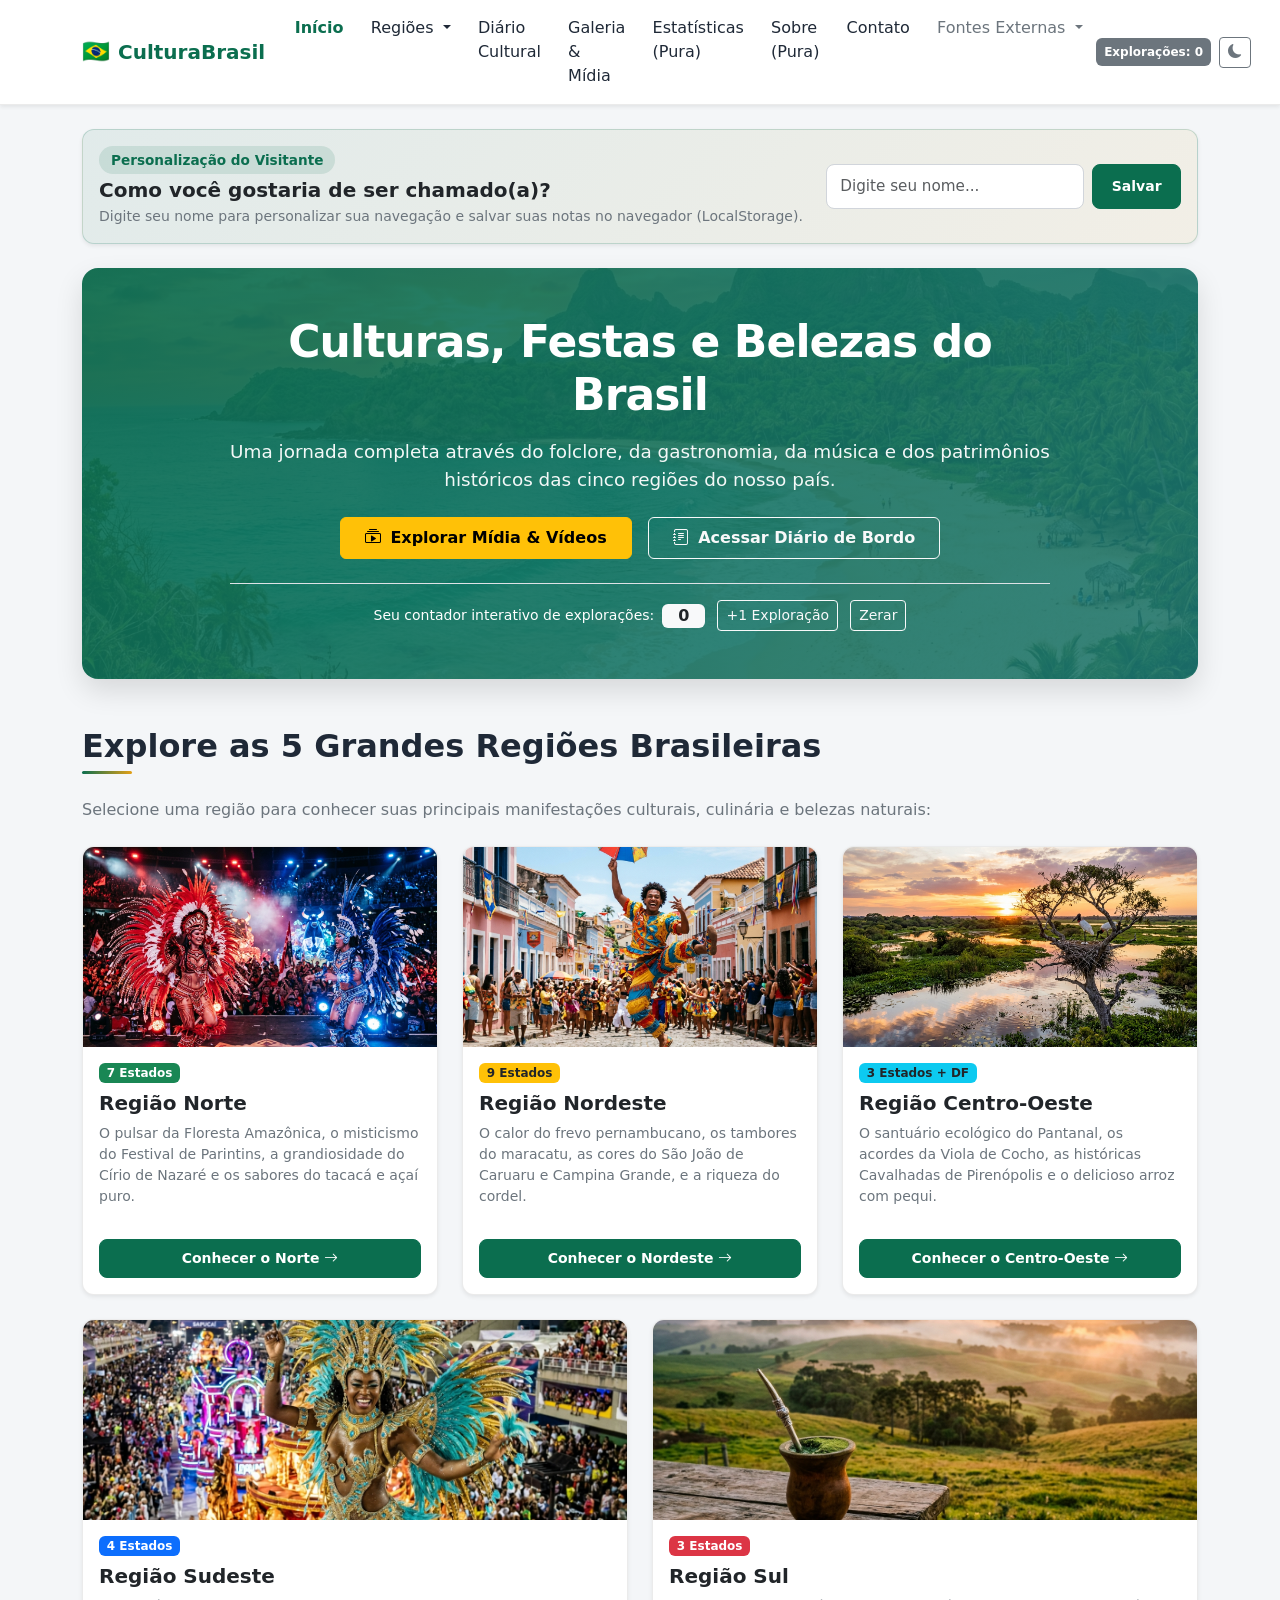
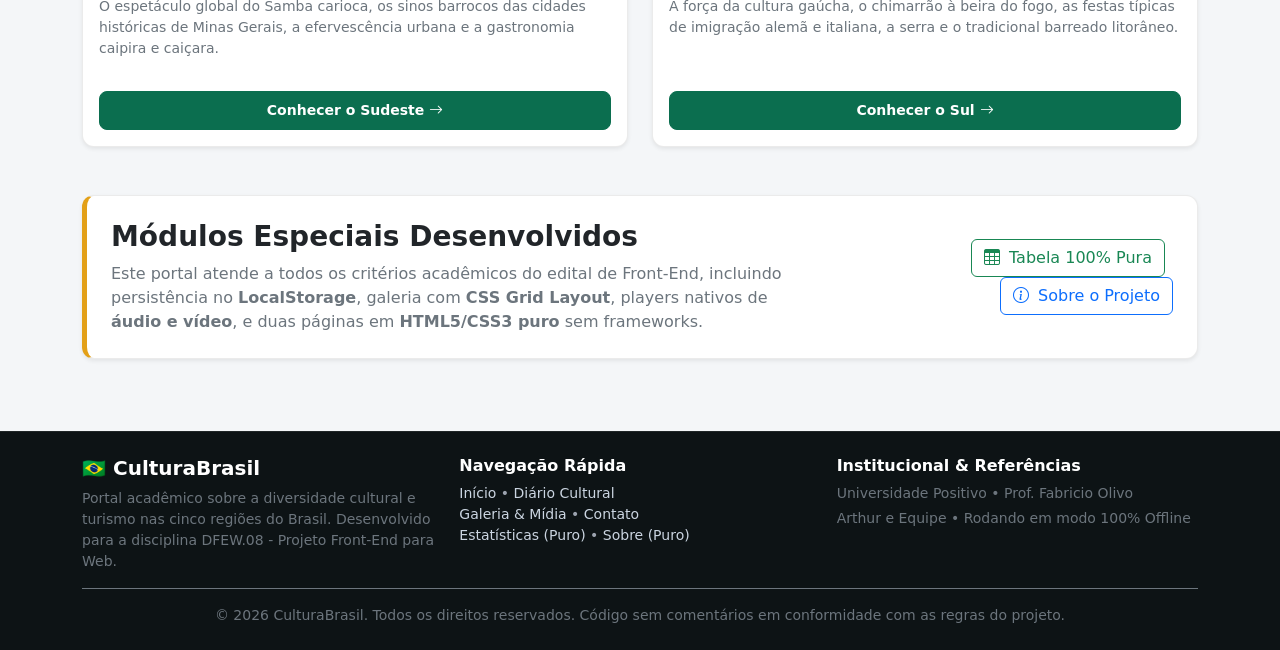
<file: index.html>
﻿<!DOCTYPE html>
<html lang="pt-BR" data-theme="light">
<head>
    <meta charset="UTF-8">
    <meta name="viewport" content="width=device-width, initial-scale=1.0">
    <title>CulturaBrasil | Tradições, Arte e Turismo das 5 Regiões</title>
    <link rel="stylesheet" href="css/bootstrap.min.css">
    <link rel="stylesheet" href="css/bootstrap-icons.min.css">
    <link rel="stylesheet" href="css/styles.css">
    <style>
        #bannerDestaqueHome {
            border-left: 5px solid var(--secondary-color);
        }
        .selo-portal {
            background-color: rgba(11, 110, 79, 0.12);
            color: var(--primary-color);
            font-weight: 700;
            padding: 0.25rem 0.75rem;
            border-radius: 20px;
            display: inline-block;
            font-size: 0.85rem;
        }
        .external-link-hover {
            transition: color 0.2s ease, transform 0.2s ease;
        }
        .external-link-hover:hover {
            color: var(--secondary-color) !important;
            transform: translateX(3px);
        }
    </style>
</head>
<body>
    <header>
        <nav class="navbar navbar-expand-lg sticky-top shadow-sm" id="mainNavbar">
            <div class="container">
                <a class="navbar-brand fw-bold" href="index.html">
                    <span style="font-size: 1.4rem;">🇧🇷</span> CulturaBrasil
                </a>

                <button class="navbar-toggler" type="button" data-bs-toggle="collapse" data-bs-target="#navMenu" aria-controls="navMenu" aria-expanded="false" aria-label="Alternar navegação">
                    <span class="navbar-toggler-icon"></span>
                </button>

                <div class="collapse navbar-collapse" id="navMenu">
                    <ul class="navbar-nav me-auto mb-2 mb-lg-0">
                        <li class="nav-item">
                            <a class="nav-link active" href="index.html">Início</a>
                        </li>
                        <li class="nav-item dropdown">
                            <a class="nav-link dropdown-toggle" href="#" role="button" data-bs-toggle="dropdown" aria-expanded="false">
                                Regiões
                            </a>
                            <ul class="dropdown-menu">
                                <li><a class="dropdown-item" href="norte.html">Região Norte</a></li>
                                <li><a class="dropdown-item" href="nordeste.html">Região Nordeste</a></li>
                                <li><a class="dropdown-item" href="centro-oeste.html">Região Centro-Oeste</a></li>
                                <li><a class="dropdown-item" href="sudeste.html">Região Sudeste</a></li>
                                <li><a class="dropdown-item" href="sul.html">Região Sul</a></li>
                            </ul>
                        </li>
                        <li class="nav-item">
                            <a class="nav-link" href="diario.html">Diário Cultural</a>
                        </li>
                        <li class="nav-item">
                            <a class="nav-link" href="galeria.html">Galeria & Mídia</a>
                        </li>
                        <li class="nav-item">
                            <a class="nav-link" href="estatisticas.html">Estatísticas (Pura)</a>
                        </li>
                        <li class="nav-item">
                            <a class="nav-link" href="sobre.html">Sobre (Pura)</a>
                        </li>
                        <li class="nav-item">
                            <a class="nav-link" href="contato.html">Contato</a>
                        </li>
                        <li class="nav-item dropdown">
                            <a class="nav-link dropdown-toggle text-secondary" href="#" role="button" data-bs-toggle="dropdown">
                                Fontes Externas
                            </a>
                            <ul class="dropdown-menu">
                                <li><a class="dropdown-item external-link-hover" href="https://www.w3.org/" target="_blank" rel="noopener noreferrer"><i class="bi bi-box-arrow-up-right me-1"></i> W3C Standards</a></li>
                                <li><a class="dropdown-item external-link-hover" href="http://portal.iphan.gov.br/" target="_blank" rel="noopener noreferrer"><i class="bi bi-box-arrow-up-right me-1"></i> IPHAN Patrimônio</a></li>
                                <li><a class="dropdown-item external-link-hover" href="https://www.gov.br/turismo/pt-br" target="_blank" rel="noopener noreferrer"><i class="bi bi-box-arrow-up-right me-1"></i> Ministério do Turismo</a></li>
                                <li><a class="dropdown-item external-link-hover" href="https://educa.ibge.gov.br/jovens/conheca-o-brasil/territorio/brasil.html" target="_blank" rel="noopener noreferrer"><i class="bi bi-box-arrow-up-right me-1"></i> IBGE Educa</a></li>
                            </ul>
                        </li>
                    </ul>

                    <div class="d-flex align-items-center gap-2">
                        <span id="navUserBadge" class="badge bg-success d-none">Visitante</span>
                        <span class="badge bg-secondary p-2">Explorações: <span class="contador-exploracoes-valor">0</span></span>
                        <button class="btn btn-outline-secondary btn-sm" id="themeToggleBtn" type="button" title="Alternar Modo Claro/Escuro">
                            <i class="bi bi-moon-fill" id="themeIcon"></i>
                        </button>
                    </div>
                </div>
            </div>
        </nav>
    </header>

    <main class="container my-4">
        <section class="card p-3 mb-4 shadow-sm" id="saudacaoBanner">
            <div id="welcomeLoggedOut" class="row align-items-center g-2">
                <div class="col-md-8">
                    <span class="selo-portal mb-1">Personalização do Visitante</span>
                    <h5 class="mb-1 fw-bold">Como você gostaria de ser chamado(a)?</h5>
                    <p class="text-secondary small mb-0">Digite seu nome para personalizar sua navegação e salvar suas notas no navegador (LocalStorage).</p>
                </div>
                <div class="col-md-4">
                    <form id="formNomeUsuario" class="d-flex gap-2">
                        <label for="inputNomeUsuario" class="visually-hidden">Seu nome</label>
                        <input type="text" id="inputNomeUsuario" class="form-control form-control-sm" placeholder="Digite seu nome..." minlength="2" required>
                        <button type="submit" class="btn btn-primary btn-sm text-nowrap">Salvar</button>
                    </form>
                </div>
            </div>

            <div id="welcomeLoggedIn" class="d-flex justify-content-between align-items-center d-none">
                <h5 id="saudacaoTexto" class="mb-0 fw-bold">Bem-vindo(a)!</h5>
                <button type="button" id="btnLimparStorage" class="btn btn-outline-danger btn-sm">Trocar de Nome</button>
            </div>
        </section>

        <section class="hero-banner mb-5 text-center" style="border-radius: 1rem;">
            <div style="max-width: 820px; margin: 0 auto;">
                <h1 class="fw-bold mb-3">Culturas, Festas e Belezas do Brasil</h1>
                <p class="lead mb-4" style="font-size: 1.15rem; opacity: 0.95;">
                    Uma jornada completa através do folclore, da gastronomia, da música e dos patrimônios históricos das cinco regiões do nosso país.
                </p>
                <div class="d-flex justify-content-center align-items-center gap-3 flex-wrap">
                    <a href="galeria.html" class="btn btn-warning fw-bold px-4 py-2">
                        <i class="bi bi-collection-play me-1"></i> Explorar Mídia & Vídeos
                    </a>
                    <a href="diario.html" class="btn btn-outline-light fw-bold px-4 py-2">
                        <i class="bi bi-journal-text me-1"></i> Acessar Diário de Bordo
                    </a>
                </div>
                <div class="mt-4 pt-3 border-top border-white-50 d-flex justify-content-center align-items-center gap-2">
                    <span class="small">Seu contador interativo de explorações:</span>
                    <span class="badge bg-light text-dark fw-bold px-3 py-1 fs-6 contador-exploracoes-valor">0</span>
                    <button id="btnAdicionarClique" class="btn btn-sm btn-outline-light ms-1" type="button">+1 Exploração</button>
                    <button id="btnZerarContador" class="btn btn-sm btn-outline-light ms-1" type="button">Zerar</button>
                </div>
            </div>
        </section>

        <section class="mb-5">
            <h2 class="section-title">Explore as 5 Grandes Regiões Brasileiras</h2>
            <p class="text-secondary mb-4">Selecione uma região para conhecer suas principais manifestações culturais, culinária e belezas naturais:</p>

            <div class="row g-4">
                <article class="col-lg-4 col-md-6">
                    <div class="card h-100 shadow-sm">
                        <img src="images/parintins.jpg" class="card-img-top" alt="Festival de Parintins no Amazonas">
                        <div class="card-body d-flex flex-column">
                            <span class="badge bg-success mb-2 align-self-start">7 Estados</span>
                            <h3 class="card-title h5 fw-bold">Região Norte</h3>
                            <p class="card-text text-secondary small flex-grow-1">
                                O pulsar da Floresta Amazônica, o misticismo do Festival de Parintins, a grandiosidade do Círio de Nazaré e os sabores do tacacá e açaí puro.
                            </p>
                            <a href="norte.html" class="btn btn-primary btn-sm mt-3">
                                Conhecer o Norte <i class="bi bi-arrow-right"></i>
                            </a>
                        </div>
                    </div>
                </article>

                <article class="col-lg-4 col-md-6">
                    <div class="card h-100 shadow-sm">
                        <img src="images/frevo.jpg" class="card-img-top" alt="Dançarinos de frevo em Olinda">
                        <div class="card-body d-flex flex-column">
                            <span class="badge bg-warning text-dark mb-2 align-self-start">9 Estados</span>
                            <h3 class="card-title h5 fw-bold">Região Nordeste</h3>
                            <p class="card-text text-secondary small flex-grow-1">
                                O calor do frevo pernambucano, os tambores do maracatu, as cores do São João de Caruaru e Campina Grande, e a riqueza do cordel.
                            </p>
                            <a href="nordeste.html" class="btn btn-primary btn-sm mt-3">
                                Conhecer o Nordeste <i class="bi bi-arrow-right"></i>
                            </a>
                        </div>
                    </div>
                </article>

                <article class="col-lg-4 col-md-6">
                    <div class="card h-100 shadow-sm">
                        <img src="images/pantanal.jpg" class="card-img-top" alt="Fauna e flora do Pantanal matogrossense">
                        <div class="card-body d-flex flex-column">
                            <span class="badge bg-info text-dark mb-2 align-self-start">3 Estados + DF</span>
                            <h3 class="card-title h5 fw-bold">Região Centro-Oeste</h3>
                            <p class="card-text text-secondary small flex-grow-1">
                                O santuário ecológico do Pantanal, os acordes da Viola de Cocho, as históricas Cavalhadas de Pirenópolis e o delicioso arroz com pequi.
                            </p>
                            <a href="centro-oeste.html" class="btn btn-primary btn-sm mt-3">
                                Conhecer o Centro-Oeste <i class="bi bi-arrow-right"></i>
                            </a>
                        </div>
                    </div>
                </article>

                <article class="col-lg-6 col-md-6">
                    <div class="card h-100 shadow-sm">
                        <img src="images/carnaval.jpg" class="card-img-top" alt="Desfile de Carnaval no Rio de Janeiro">
                        <div class="card-body d-flex flex-column">
                            <span class="badge bg-primary mb-2 align-self-start">4 Estados</span>
                            <h3 class="card-title h5 fw-bold">Região Sudeste</h3>
                            <p class="card-text text-secondary small flex-grow-1">
                                O espetáculo global do Samba carioca, os sinos barrocos das cidades históricas de Minas Gerais, a efervescência urbana e a gastronomia caipira e caiçara.
                            </p>
                            <a href="sudeste.html" class="btn btn-primary btn-sm mt-3">
                                Conhecer o Sudeste <i class="bi bi-arrow-right"></i>
                            </a>
                        </div>
                    </div>
                </article>

                <article class="col-lg-6 col-md-12">
                    <div class="card h-100 shadow-sm">
                        <img src="images/sul.jpg" class="card-img-top" alt="Tradições e paisagens da Região Sul">
                        <div class="card-body d-flex flex-column">
                            <span class="badge bg-danger mb-2 align-self-start">3 Estados</span>
                            <h3 class="card-title h5 fw-bold">Região Sul</h3>
                            <p class="card-text text-secondary small flex-grow-1">
                                A força da cultura gaúcha, o chimarrão à beira do fogo, as festas típicas de imigração alemã e italiana, a serra e o tradicional barreado litorâneo.
                            </p>
                            <a href="sul.html" class="btn btn-primary btn-sm mt-3">
                                Conhecer o Sul <i class="bi bi-arrow-right"></i>
                            </a>
                        </div>
                    </div>
                </article>
            </div>
        </section>

        <section class="card p-4 mb-5 shadow-sm" id="bannerDestaqueHome">
            <div class="row align-items-center g-3">
                <div class="col-lg-8">
                    <h3 class="fw-bold mb-2">Módulos Especiais Desenvolvidos</h3>
                    <p class="text-secondary mb-0">
                        Este portal atende a todos os critérios acadêmicos do edital de Front-End, incluindo persistência no <strong>LocalStorage</strong>, galeria com <strong>CSS Grid Layout</strong>, players nativos de <strong>áudio e vídeo</strong>, e duas páginas em <strong>HTML5/CSS3 puro</strong> sem frameworks.
                    </p>
                </div>
                <div class="col-lg-4 text-lg-end">
                    <a href="estatisticas.html" class="btn btn-outline-success me-2 mb-2 mb-sm-0">
                        <i class="bi bi-table me-1"></i> Tabela 100% Pura
                    </a>
                    <a href="sobre.html" class="btn btn-outline-primary">
                        <i class="bi bi-info-circle me-1"></i> Sobre o Projeto
                    </a>
                </div>
            </div>
        </section>
    </main>

    <footer class="py-4 text-center">
        <div class="container">
            <div class="row g-3 text-start mb-3">
                <div class="col-md-4">
                    <h5 class="text-white fw-bold"><span style="font-size: 1.2rem;">🇧🇷</span> CulturaBrasil</h5>
                    <p class="small text-secondary mb-0">
                        Portal acadêmico sobre a diversidade cultural e turismo nas cinco regiões do Brasil. Desenvolvido para a disciplina DFEW.08 - Projeto Front-End para Web.
                    </p>
                </div>
                <div class="col-md-4">
                    <h6 class="text-white fw-bold">Navegação Rápida</h6>
                    <ul class="list-unstyled small mb-0">
                        <li><a href="index.html">Início</a> &bull; <a href="diario.html">Diário Cultural</a></li>
                        <li><a href="galeria.html">Galeria & Mídia</a> &bull; <a href="contato.html">Contato</a></li>
                        <li><a href="estatisticas.html">Estatísticas (Puro)</a> &bull; <a href="sobre.html">Sobre (Puro)</a></li>
                    </ul>
                </div>
                <div class="col-md-4">
                    <h6 class="text-white fw-bold">Institucional & Referências</h6>
                    <p class="small text-secondary mb-1">Universidade Positivo &bull; Prof. Fabricio Olivo</p>
                    <p class="small text-secondary mb-0">Arthur e Equipe &bull; Rodando em modo 100% Offline</p>
                </div>
            </div>
            <div class="pt-3 border-top border-secondary text-secondary small">
                &copy; 2026 CulturaBrasil. Todos os direitos reservados. Código sem comentários em conformidade com as regras do projeto.
            </div>
        </div>
    </footer>

    <script src="js/bootstrap.bundle.min.js"></script>
    <script src="js/script.js"></script>
</body>
</html>
</file>
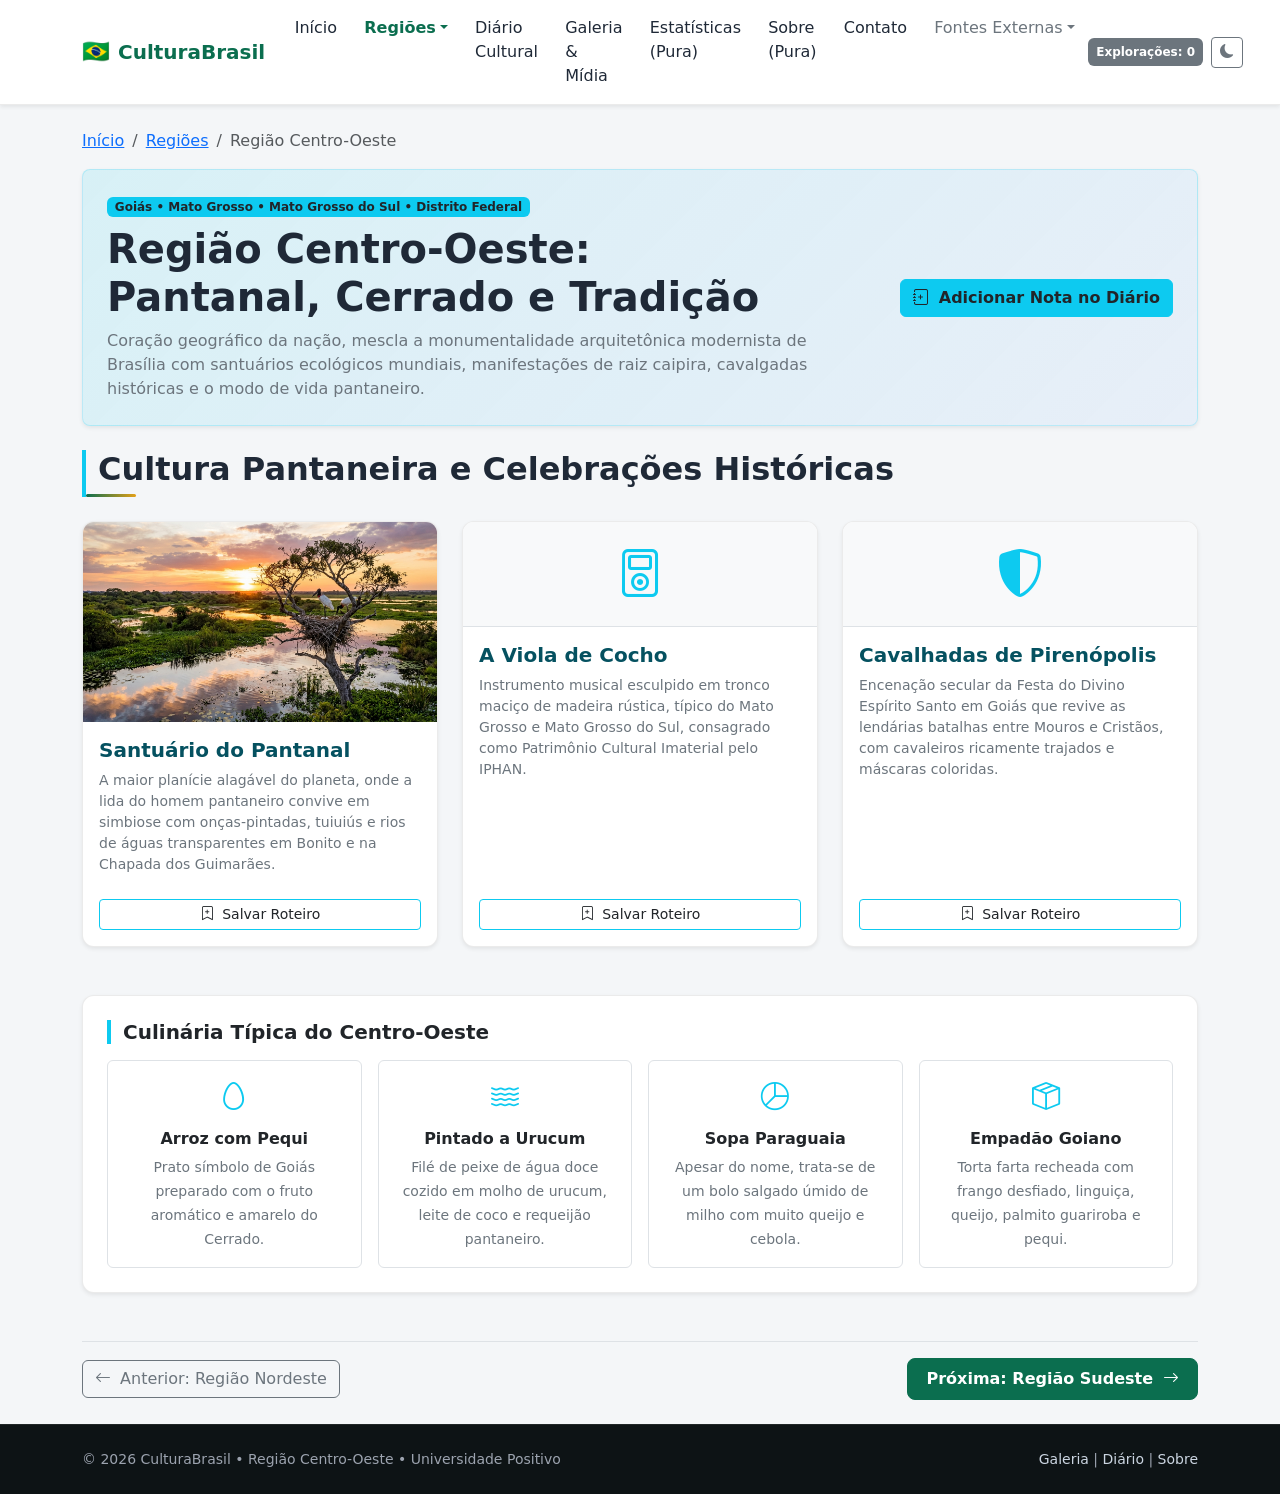
<file: centro-oeste.html>
﻿<!DOCTYPE html>
<html lang="pt-BR" data-theme="light">
<head>
    <meta charset="UTF-8">
    <meta name="viewport" content="width=device-width, initial-scale=1.0">
    <title>Região Centro-Oeste | CulturaBrasil</title>
    <link rel="stylesheet" href="css/bootstrap.min.css">
    <link rel="stylesheet" href="css/bootstrap-icons.min.css">
    <link rel="stylesheet" href="css/styles.css">
    <style>
        .centro-accent {
            border-left: 4px solid #0dcaf0;
            padding-left: 0.75rem;
        }
        .prato-card {
            background-color: var(--card-bg-light);
            transition: transform 0.2s ease, border-color 0.2s ease;
        }
        .prato-card:hover {
            transform: translateY(-2px);
            border-color: #0dcaf0 !important;
        }
    </style>
</head>
<body>
    <header>
        <nav class="navbar navbar-expand-lg sticky-top shadow-sm">
            <div class="container">
                <a class="navbar-brand fw-bold" href="index.html">
                    <span style="font-size: 1.4rem;">🇧🇷</span> CulturaBrasil
                </a>

                <button class="navbar-toggler" type="button" data-bs-toggle="collapse" data-bs-target="#navMenu" aria-controls="navMenu" aria-expanded="false" aria-label="Alternar navegação">
                    <span class="navbar-toggler-icon"></span>
                </button>

                <div class="collapse navbar-collapse" id="navMenu">
                    <ul class="navbar-nav me-auto mb-2 mb-lg-0">
                        <li class="nav-item"><a class="nav-link" href="index.html">Início</a></li>
                        <li class="nav-item dropdown">
                            <a class="nav-link dropdown-toggle active" href="#" role="button" data-bs-toggle="dropdown" aria-expanded="false">Regiões</a>
                            <ul class="dropdown-menu">
                                <li><a class="dropdown-item" href="norte.html">Região Norte</a></li>
                                <li><a class="dropdown-item" href="nordeste.html">Região Nordeste</a></li>
                                <li><a class="dropdown-item active" href="centro-oeste.html">Região Centro-Oeste</a></li>
                                <li><a class="dropdown-item" href="sudeste.html">Região Sudeste</a></li>
                                <li><a class="dropdown-item" href="sul.html">Região Sul</a></li>
                            </ul>
                        </li>
                        <li class="nav-item"><a class="nav-link" href="diario.html">Diário Cultural</a></li>
                        <li class="nav-item"><a class="nav-link" href="galeria.html">Galeria & Mídia</a></li>
                        <li class="nav-item"><a class="nav-link" href="estatisticas.html">Estatísticas (Pura)</a></li>
                        <li class="nav-item"><a class="nav-link" href="sobre.html">Sobre (Pura)</a></li>
                        <li class="nav-item"><a class="nav-link" href="contato.html">Contato</a></li>
                        <li class="nav-item dropdown">
                            <a class="nav-link dropdown-toggle text-secondary" href="#" role="button" data-bs-toggle="dropdown">Fontes Externas</a>
                            <ul class="dropdown-menu">
                                <li><a class="dropdown-item" href="https://www.w3.org/" target="_blank" rel="noopener noreferrer"><i class="bi bi-box-arrow-up-right me-1"></i> W3C Standards</a></li>
                                <li><a class="dropdown-item" href="http://portal.iphan.gov.br/" target="_blank" rel="noopener noreferrer"><i class="bi bi-box-arrow-up-right me-1"></i> IPHAN</a></li>
                                <li><a class="dropdown-item" href="https://educa.ibge.gov.br/jovens/conheca-o-brasil/territorio/brasil.html" target="_blank" rel="noopener noreferrer"><i class="bi bi-box-arrow-up-right me-1"></i> IBGE Educa</a></li>
                            </ul>
                        </li>
                    </ul>

                    <div class="d-flex align-items-center gap-2">
                        <span id="navUserBadge" class="badge bg-success d-none">Visitante</span>
                        <span class="badge bg-secondary p-2">Explorações: <span class="contador-exploracoes-valor">0</span></span>
                        <button class="btn btn-outline-secondary btn-sm" id="themeToggleBtn" type="button" title="Alternar Modo Claro/Escuro">
                            <i class="bi bi-moon-fill" id="themeIcon"></i>
                        </button>
                    </div>
                </div>
            </div>
        </nav>
    </header>

    <main class="container my-4">
        <nav aria-label="breadcrumb">
            <ol class="breadcrumb">
                <li class="breadcrumb-item"><a href="index.html">Início</a></li>
                <li class="breadcrumb-item"><a href="#">Regiões</a></li>
                <li class="breadcrumb-item active" aria-current="page">Região Centro-Oeste</li>
            </ol>
        </nav>

        <section class="p-4 mb-4 rounded-3 shadow-sm" style="background: linear-gradient(135deg, rgba(13, 202, 240, 0.12) 0%, rgba(13, 110, 253, 0.05) 100%); border: 1px solid rgba(13, 202, 240, 0.2);">
            <div class="row align-items-center">
                <div class="col-lg-8">
                    <span class="badge bg-info text-dark mb-2">Goiás &bull; Mato Grosso &bull; Mato Grosso do Sul &bull; Distrito Federal</span>
                    <h1 class="fw-bold mb-2">Região Centro-Oeste: Pantanal, Cerrado e Tradição</h1>
                    <p class="text-secondary mb-0">
                        Coração geográfico da nação, mescla a monumentalidade arquitetônica modernista de Brasília com santuários ecológicos mundiais, manifestações de raiz caipira, cavalgadas históricas e o modo de vida pantaneiro.
                    </p>
                </div>
                <div class="col-lg-4 text-lg-end mt-3 mt-lg-0">
                    <a href="diario.html" class="btn btn-info text-dark fw-bold">
                        <i class="bi bi-journal-plus me-1"></i> Adicionar Nota no Diário
                    </a>
                </div>
            </div>
        </section>

        <section class="mb-5">
            <h2 class="section-title centro-accent">Cultura Pantaneira e Celebrações Históricas</h2>
            <div class="row g-4">
                <article class="col-md-4">
                    <div class="card h-100 shadow-sm">
                        <img src="images/pantanal.jpg" class="card-img-top" alt="Paisagem e vida silvestre do Pantanal">
                        <div class="card-body d-flex flex-column">
                            <h3 class="card-title h5 fw-bold text-info-emphasis">Santuário do Pantanal</h3>
                            <p class="card-text text-secondary small flex-grow-1">
                                A maior planície alagável do planeta, onde a lida do homem pantaneiro convive em simbiose com onças-pintadas, tuiuiús e rios de águas transparentes em Bonito e na Chapada dos Guimarães.
                            </p>
                            <a href="diario.html" class="btn btn-outline-info text-dark btn-sm mt-2">
                                <i class="bi bi-bookmark-plus me-1"></i> Salvar Roteiro
                            </a>
                        </div>
                    </div>
                </article>

                <article class="col-md-4">
                    <div class="card h-100 shadow-sm">
                        <div class="p-3 bg-body-tertiary border-bottom text-center">
                            <i class="bi bi-music-player text-info" style="font-size: 3rem;"></i>
                        </div>
                        <div class="card-body d-flex flex-column">
                            <h3 class="card-title h5 fw-bold text-info-emphasis">A Viola de Cocho</h3>
                            <p class="card-text text-secondary small flex-grow-1">
                                Instrumento musical esculpido em tronco maciço de madeira rústica, típico do Mato Grosso e Mato Grosso do Sul, consagrado como Patrimônio Cultural Imaterial pelo IPHAN.
                            </p>
                            <a href="diario.html" class="btn btn-outline-info text-dark btn-sm mt-2">
                                <i class="bi bi-bookmark-plus me-1"></i> Salvar Roteiro
                            </a>
                        </div>
                    </div>
                </article>

                <article class="col-md-4">
                    <div class="card h-100 shadow-sm">
                        <div class="p-3 bg-body-tertiary border-bottom text-center">
                            <i class="bi bi-shield-shaded text-info" style="font-size: 3rem;"></i>
                        </div>
                        <div class="card-body d-flex flex-column">
                            <h3 class="card-title h5 fw-bold text-info-emphasis">Cavalhadas de Pirenópolis</h3>
                            <p class="card-text text-secondary small flex-grow-1">
                                Encenação secular da Festa do Divino Espírito Santo em Goiás que revive as lendárias batalhas entre Mouros e Cristãos, com cavaleiros ricamente trajados e máscaras coloridas.
                            </p>
                            <a href="diario.html" class="btn btn-outline-info text-dark btn-sm mt-2">
                                <i class="bi bi-bookmark-plus me-1"></i> Salvar Roteiro
                            </a>
                        </div>
                    </div>
                </article>
            </div>
        </section>

        <section class="card p-4 shadow-sm mb-5">
            <h2 class="h5 fw-bold mb-3 centro-accent">Culinária Típica do Centro-Oeste</h2>
            <div class="row g-3 text-center">
                <div class="col-md-3 col-6">
                    <div class="p-3 border rounded prato-card h-100">
                        <i class="bi bi-egg text-info fs-3 mb-2 d-block"></i>
                        <strong class="d-block mb-1">Arroz com Pequi</strong>
                        <small class="text-secondary">Prato símbolo de Goiás preparado com o fruto aromático e amarelo do Cerrado.</small>
                    </div>
                </div>
                <div class="col-md-3 col-6">
                    <div class="p-3 border rounded prato-card h-100">
                        <i class="bi bi-water text-info fs-3 mb-2 d-block"></i>
                        <strong class="d-block mb-1">Pintado a Urucum</strong>
                        <small class="text-secondary">Filé de peixe de água doce cozido em molho de urucum, leite de coco e requeijão pantaneiro.</small>
                    </div>
                </div>
                <div class="col-md-3 col-6">
                    <div class="p-3 border rounded prato-card h-100">
                        <i class="bi bi-pie-chart text-info fs-3 mb-2 d-block"></i>
                        <strong class="d-block mb-1">Sopa Paraguaia</strong>
                        <small class="text-secondary">Apesar do nome, trata-se de um bolo salgado úmido de milho com muito queijo e cebola.</small>
                    </div>
                </div>
                <div class="col-md-3 col-6">
                    <div class="p-3 border rounded prato-card h-100">
                        <i class="bi bi-box-seam text-info fs-3 mb-2 d-block"></i>
                        <strong class="d-block mb-1">Empadão Goiano</strong>
                        <small class="text-secondary">Torta farta recheada com frango desfiado, linguiça, queijo, palmito guariroba e pequi.</small>
                    </div>
                </div>
            </div>
        </section>

        <aside class="d-flex justify-content-between align-items-center flex-wrap gap-2 pt-3 border-top">
            <a href="nordeste.html" class="btn btn-outline-secondary">
                <i class="bi bi-arrow-left me-1"></i> Anterior: Região Nordeste
            </a>
            <a href="sudeste.html" class="btn btn-primary">
                Próxima: Região Sudeste <i class="bi bi-arrow-right ms-1"></i>
            </a>
        </aside>
    </main>

    <footer class="py-4 text-center">
        <div class="container">
            <div class="d-flex justify-content-between align-items-center flex-wrap gap-2">
                <span class="small">&copy; 2026 CulturaBrasil &bull; Região Centro-Oeste &bull; Universidade Positivo</span>
                <span class="small"><a href="galeria.html">Galeria</a> | <a href="diario.html">Diário</a> | <a href="sobre.html">Sobre</a></span>
            </div>
        </div>
    </footer>

    <script src="js/bootstrap.bundle.min.js"></script>
    <script src="js/script.js"></script>
</body>
</html>
</file>
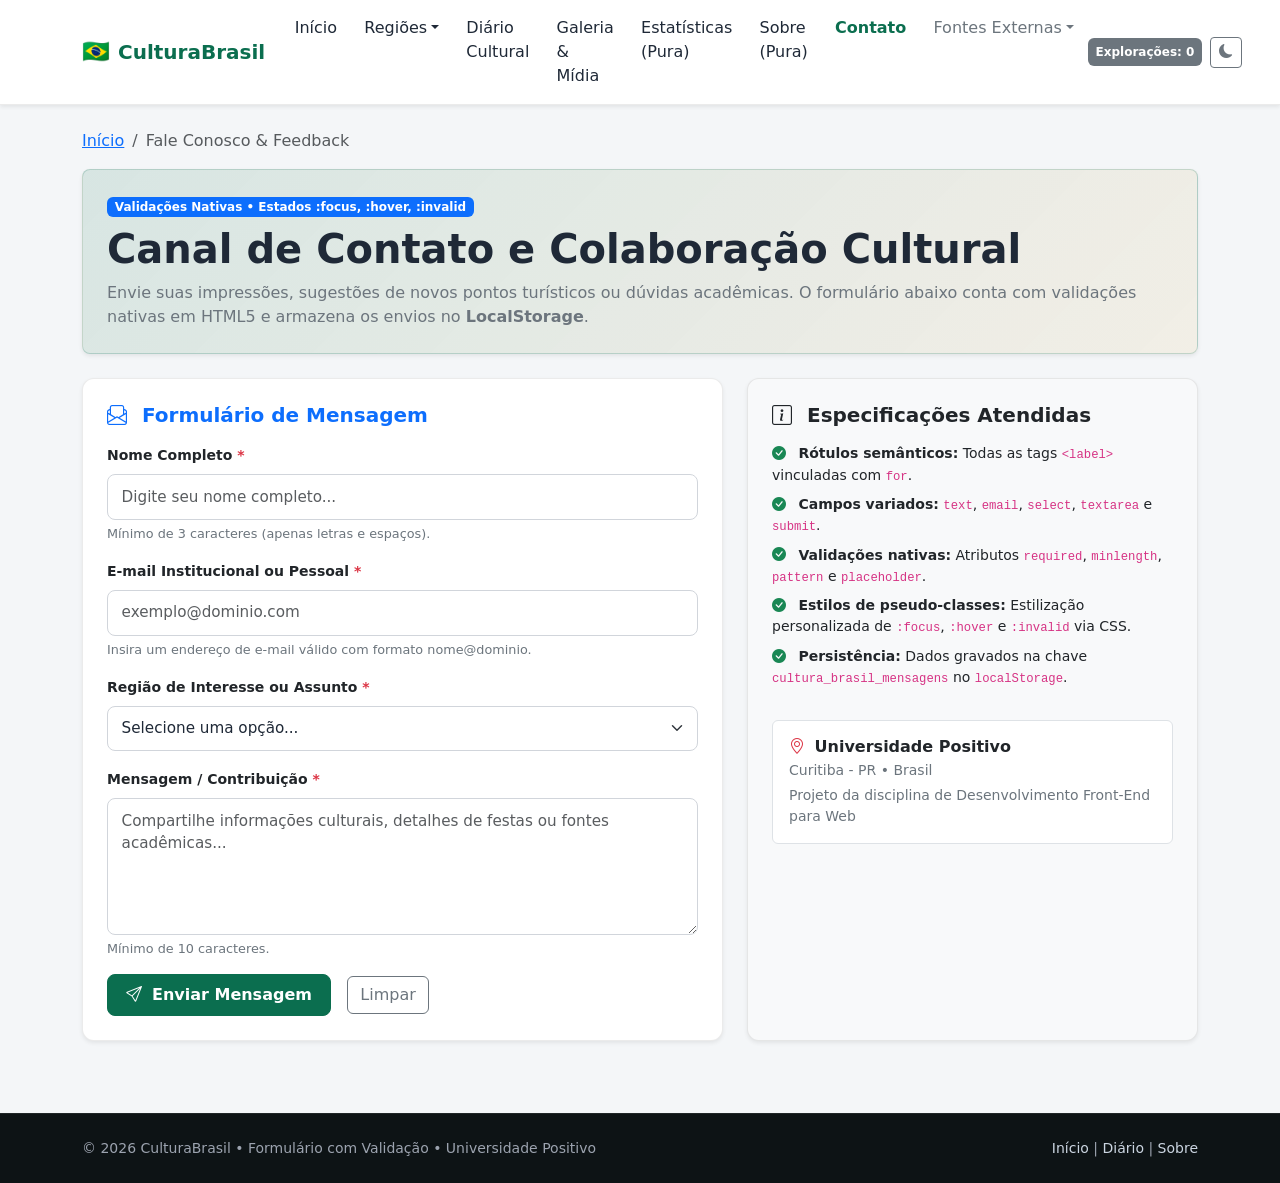
<file: contato.html>
﻿<!DOCTYPE html>
<html lang="pt-BR" data-theme="light">
<head>
    <meta charset="UTF-8">
    <meta name="viewport" content="width=device-width, initial-scale=1.0">
    <title>Contato & Feedback | CulturaBrasil</title>
    <link rel="stylesheet" href="css/bootstrap.min.css">
    <link rel="stylesheet" href="css/bootstrap-icons.min.css">
    <link rel="stylesheet" href="css/styles.css">
    <style>
        .form-status-indicator {
            font-size: 0.8rem;
            margin-top: 0.25rem;
        }
        .form-control:valid {
            border-color: #198754;
        }
        .form-control:invalid:not(:placeholder-shown) {
            border-color: #dc3545;
            background-color: rgba(220, 53, 69, 0.02);
        }
    </style>
</head>
<body>
    <header>
        <nav class="navbar navbar-expand-lg sticky-top shadow-sm">
            <div class="container">
                <a class="navbar-brand fw-bold" href="index.html">
                    <span style="font-size: 1.4rem;">🇧🇷</span> CulturaBrasil
                </a>

                <button class="navbar-toggler" type="button" data-bs-toggle="collapse" data-bs-target="#navMenu" aria-controls="navMenu" aria-expanded="false" aria-label="Alternar navegação">
                    <span class="navbar-toggler-icon"></span>
                </button>

                <div class="collapse navbar-collapse" id="navMenu">
                    <ul class="navbar-nav me-auto mb-2 mb-lg-0">
                        <li class="nav-item"><a class="nav-link" href="index.html">Início</a></li>
                        <li class="nav-item dropdown">
                            <a class="nav-link dropdown-toggle" href="#" role="button" data-bs-toggle="dropdown" aria-expanded="false">Regiões</a>
                            <ul class="dropdown-menu">
                                <li><a class="dropdown-item" href="norte.html">Região Norte</a></li>
                                <li><a class="dropdown-item" href="nordeste.html">Região Nordeste</a></li>
                                <li><a class="dropdown-item" href="centro-oeste.html">Região Centro-Oeste</a></li>
                                <li><a class="dropdown-item" href="sudeste.html">Região Sudeste</a></li>
                                <li><a class="dropdown-item" href="sul.html">Região Sul</a></li>
                            </ul>
                        </li>
                        <li class="nav-item"><a class="nav-link" href="diario.html">Diário Cultural</a></li>
                        <li class="nav-item"><a class="nav-link" href="galeria.html">Galeria & Mídia</a></li>
                        <li class="nav-item"><a class="nav-link" href="estatisticas.html">Estatísticas (Pura)</a></li>
                        <li class="nav-item"><a class="nav-link" href="sobre.html">Sobre (Pura)</a></li>
                        <li class="nav-item"><a class="nav-link active" href="contato.html">Contato</a></li>
                        <li class="nav-item dropdown">
                            <a class="nav-link dropdown-toggle text-secondary" href="#" role="button" data-bs-toggle="dropdown">Fontes Externas</a>
                            <ul class="dropdown-menu">
                                <li><a class="dropdown-item" href="https://www.w3.org/" target="_blank" rel="noopener noreferrer"><i class="bi bi-box-arrow-up-right me-1"></i> W3C Standards</a></li>
                                <li><a class="dropdown-item" href="http://portal.iphan.gov.br/" target="_blank" rel="noopener noreferrer"><i class="bi bi-box-arrow-up-right me-1"></i> IPHAN</a></li>
                                <li><a class="dropdown-item" href="https://educa.ibge.gov.br/jovens/conheca-o-brasil/territorio/brasil.html" target="_blank" rel="noopener noreferrer"><i class="bi bi-box-arrow-up-right me-1"></i> IBGE Educa</a></li>
                            </ul>
                        </li>
                    </ul>

                    <div class="d-flex align-items-center gap-2">
                        <span id="navUserBadge" class="badge bg-success d-none">Visitante</span>
                        <span class="badge bg-secondary p-2">Explorações: <span class="contador-exploracoes-valor">0</span></span>
                        <button class="btn btn-outline-secondary btn-sm" id="themeToggleBtn" type="button" title="Alternar Modo Claro/Escuro">
                            <i class="bi bi-moon-fill" id="themeIcon"></i>
                        </button>
                    </div>
                </div>
            </div>
        </nav>
    </header>

    <main class="container my-4">
        <nav aria-label="breadcrumb">
            <ol class="breadcrumb">
                <li class="breadcrumb-item"><a href="index.html">Início</a></li>
                <li class="breadcrumb-item active" aria-current="page">Fale Conosco & Feedback</li>
            </ol>
        </nav>

        <section class="p-4 mb-4 rounded-3 shadow-sm" style="background: linear-gradient(135deg, rgba(11, 110, 79, 0.12) 0%, rgba(227, 160, 24, 0.08) 100%); border: 1px solid rgba(11, 110, 79, 0.2);">
            <span class="badge bg-primary mb-2">Validações Nativas &bull; Estados :focus, :hover, :invalid</span>
            <h1 class="fw-bold mb-2">Canal de Contato e Colaboração Cultural</h1>
            <p class="text-secondary mb-0">
                Envie suas impressões, sugestões de novos pontos turísticos ou dúvidas acadêmicas. O formulário abaixo conta com validações nativas em HTML5 e armazena os envios no <strong>LocalStorage</strong>.
            </p>
        </section>

        <div id="alertaSucessoContato" class="alert alert-success d-none shadow-sm" role="alert">
            <h5 class="alert-heading fw-bold"><i class="bi bi-check-circle-fill me-2"></i> Mensagem Recebida com Sucesso!</h5>
            <p class="mb-0">Seu feedback foi validado e registrado com segurança no LocalStorage do seu navegador.</p>
        </div>

        <div class="row g-4 mb-5">
            <div class="col-lg-7">
                <section class="card p-4 shadow-sm h-100">
                    <h2 class="h5 fw-bold mb-3 text-primary">
                        <i class="bi bi-envelope-paper me-2"></i> Formulário de Mensagem
                    </h2>

                    <form id="formContatoPrincipal" novalidate>
                        <div class="mb-3">
                            <label for="contatoNome" class="form-label fw-bold small">
                                Nome Completo <span class="text-danger">*</span>
                            </label>
                            <input type="text" class="form-control" id="contatoNome" name="nome" placeholder="Digite seu nome completo..." minlength="3" pattern="^[A-Za-zÀ-ÿ\s]{3,}$" required>
                            <div class="form-status-indicator text-secondary">Mínimo de 3 caracteres (apenas letras e espaços).</div>
                        </div>

                        <div class="mb-3">
                            <label for="contatoEmail" class="form-label fw-bold small">
                                E-mail Institucional ou Pessoal <span class="text-danger">*</span>
                            </label>
                            <input type="email" class="form-control" id="contatoEmail" name="email" placeholder="exemplo@dominio.com" required>
                            <div class="form-status-indicator text-secondary">Insira um endereço de e-mail válido com formato nome@dominio.</div>
                        </div>

                        <div class="mb-3">
                            <label for="contatoAssunto" class="form-label fw-bold small">
                                Região de Interesse ou Assunto <span class="text-danger">*</span>
                            </label>
                            <select class="form-select" id="contatoAssunto" name="assunto" required>
                                <option value="" selected disabled>Selecione uma opção...</option>
                                <option value="Região Norte">Sugestão sobre Região Norte</option>
                                <option value="Região Nordeste">Sugestão sobre Região Nordeste</option>
                                <option value="Região Centro-Oeste">Sugestão sobre Região Centro-Oeste</option>
                                <option value="Região Sudeste">Sugestão sobre Região Sudeste</option>
                                <option value="Região Sul">Sugestão sobre Região Sul</option>
                                <option value="Projeto Geral">Dúvidas sobre o Projeto Front-End</option>
                            </select>
                        </div>

                        <div class="mb-3">
                            <label for="contatoMensagem" class="form-label fw-bold small">
                                Mensagem / Contribuição <span class="text-danger">*</span>
                            </label>
                            <textarea class="form-control" id="contatoMensagem" name="mensagem" rows="5" placeholder="Compartilhe informações culturais, detalhes de festas ou fontes acadêmicas..." minlength="10" required></textarea>
                            <div class="form-status-indicator text-secondary">Mínimo de 10 caracteres.</div>
                        </div>

                        <div class="d-flex align-items-center gap-3">
                            <button type="submit" class="btn btn-primary" id="btnEnviarContato">
                                <i class="bi bi-send me-1"></i> Enviar Mensagem
                            </button>
                            <button type="reset" class="btn btn-outline-secondary">
                                Limpar
                            </button>
                        </div>
                    </form>
                </section>
            </div>

            <div class="col-lg-5">
                <section class="card p-4 shadow-sm h-100 bg-body-tertiary">
                    <h2 class="h5 fw-bold mb-3">
                        <i class="bi bi-info-square me-2"></i> Especificações Atendidas
                    </h2>

                    <ul class="list-unstyled small mb-4">
                        <li class="mb-2"><i class="bi bi-check-circle-fill text-success me-2"></i> <strong>Rótulos semânticos:</strong> Todas as tags <code>&lt;label&gt;</code> vinculadas com <code>for</code>.</li>
                        <li class="mb-2"><i class="bi bi-check-circle-fill text-success me-2"></i> <strong>Campos variados:</strong> <code>text</code>, <code>email</code>, <code>select</code>, <code>textarea</code> e <code>submit</code>.</li>
                        <li class="mb-2"><i class="bi bi-check-circle-fill text-success me-2"></i> <strong>Validações nativas:</strong> Atributos <code>required</code>, <code>minlength</code>, <code>pattern</code> e <code>placeholder</code>.</li>
                        <li class="mb-2"><i class="bi bi-check-circle-fill text-success me-2"></i> <strong>Estilos de pseudo-classes:</strong> Estilização personalizada de <code>:focus</code>, <code>:hover</code> e <code>:invalid</code> via CSS.</li>
                        <li class="mb-2"><i class="bi bi-check-circle-fill text-success me-2"></i> <strong>Persistência:</strong> Dados gravados na chave <code>cultura_brasil_mensagens</code> no <code>localStorage</code>.</li>
                    </ul>

                    <div class="p-3 bg-body rounded border">
                        <h6 class="fw-bold mb-1"><i class="bi bi-geo-alt me-1 text-danger"></i> Universidade Positivo</h6>
                        <p class="small text-secondary mb-1">Curitiba - PR &bull; Brasil</p>
                        <p class="small text-secondary mb-0">Projeto da disciplina de Desenvolvimento Front-End para Web</p>
                    </div>
                </section>
            </div>
        </div>
    </main>

    <footer class="py-4 text-center">
        <div class="container">
            <div class="d-flex justify-content-between align-items-center flex-wrap gap-2">
                <span class="small">&copy; 2026 CulturaBrasil &bull; Formulário com Validação &bull; Universidade Positivo</span>
                <span class="small"><a href="index.html">Início</a> | <a href="diario.html">Diário</a> | <a href="sobre.html">Sobre</a></span>
            </div>
        </div>
    </footer>

    <script src="js/bootstrap.bundle.min.js"></script>
    <script src="js/script.js"></script>
</body>
</html>
</file>
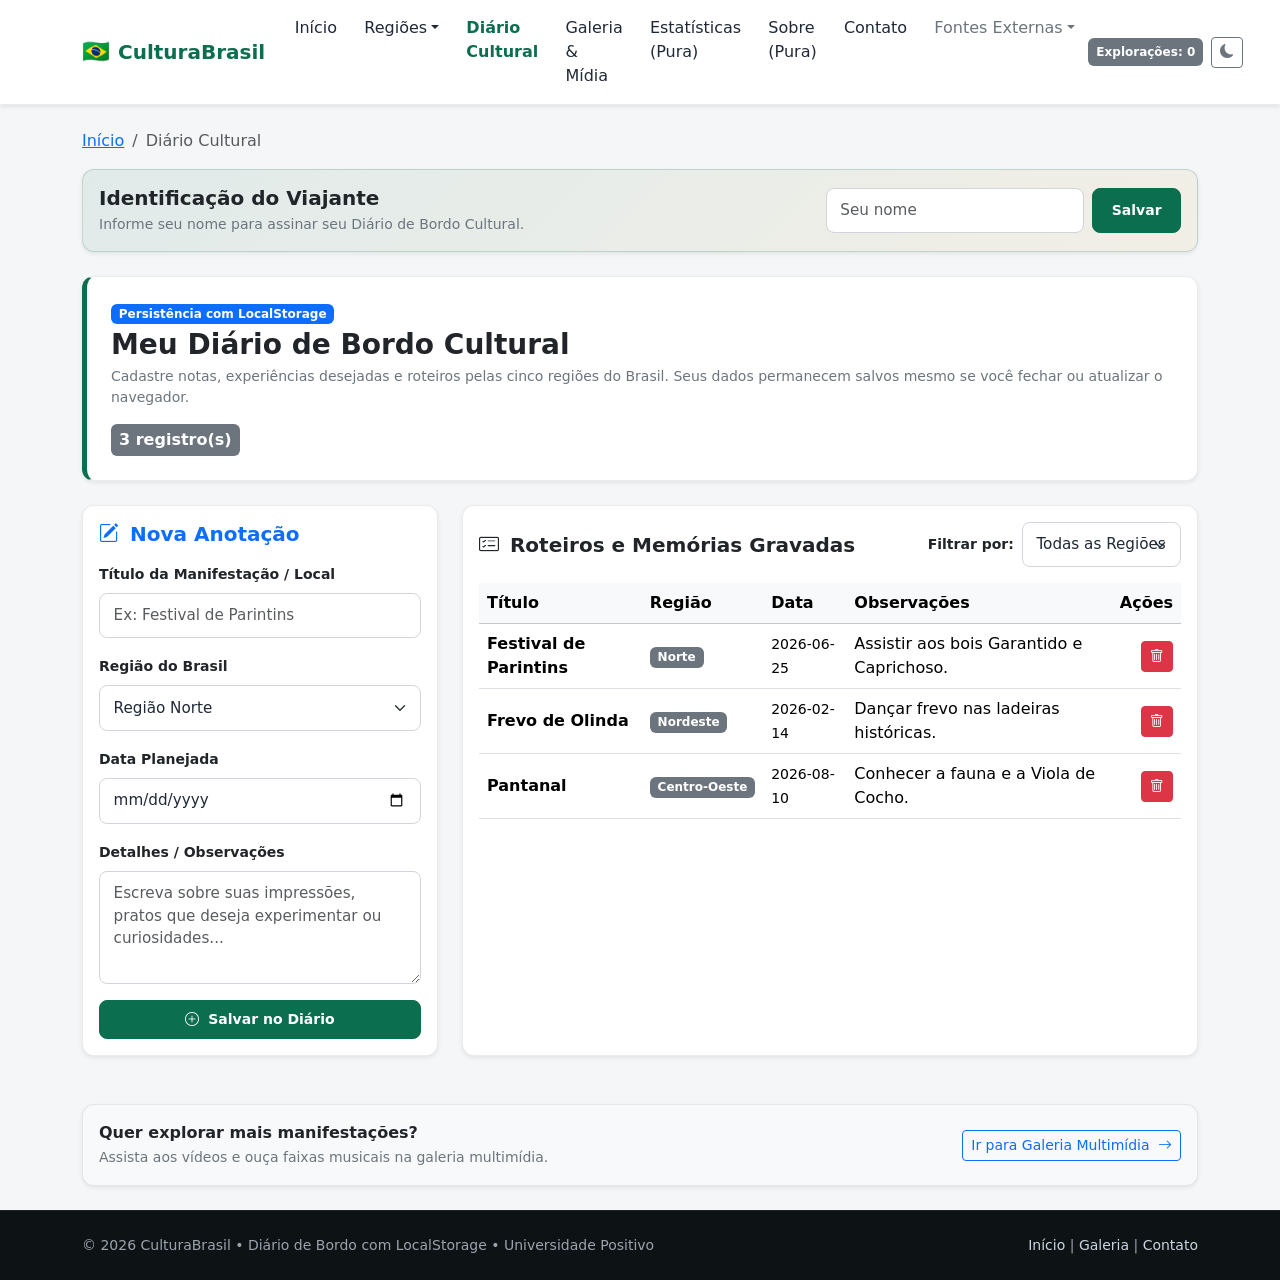
<file: diario.html>
﻿<!DOCTYPE html>
<html lang="pt-BR" data-theme="light">
<head>
    <meta charset="UTF-8">
    <meta name="viewport" content="width=device-width, initial-scale=1.0">
    <title>Diário Cultural | CulturaBrasil</title>
    <link rel="stylesheet" href="css/bootstrap.min.css">
    <link rel="stylesheet" href="css/bootstrap-icons.min.css">
    <link rel="stylesheet" href="css/styles.css">
    <style>
        .tabela-acoes-btn {
            padding: 0.25rem 0.5rem;
            font-size: 0.8rem;
        }
        #bannerDiarioTopo {
            border-left: 5px solid var(--primary-color);
        }
    </style>
</head>
<body>
    <header>
        <nav class="navbar navbar-expand-lg sticky-top shadow-sm">
            <div class="container">
                <a class="navbar-brand fw-bold" href="index.html">
                    <span style="font-size: 1.4rem;">🇧🇷</span> CulturaBrasil
                </a>

                <button class="navbar-toggler" type="button" data-bs-toggle="collapse" data-bs-target="#navMenu" aria-controls="navMenu" aria-expanded="false" aria-label="Alternar navegação">
                    <span class="navbar-toggler-icon"></span>
                </button>

                <div class="collapse navbar-collapse" id="navMenu">
                    <ul class="navbar-nav me-auto mb-2 mb-lg-0">
                        <li class="nav-item"><a class="nav-link" href="index.html">Início</a></li>
                        <li class="nav-item dropdown">
                            <a class="nav-link dropdown-toggle" href="#" role="button" data-bs-toggle="dropdown" aria-expanded="false">Regiões</a>
                            <ul class="dropdown-menu">
                                <li><a class="dropdown-item" href="norte.html">Região Norte</a></li>
                                <li><a class="dropdown-item" href="nordeste.html">Região Nordeste</a></li>
                                <li><a class="dropdown-item" href="centro-oeste.html">Região Centro-Oeste</a></li>
                                <li><a class="dropdown-item" href="sudeste.html">Região Sudeste</a></li>
                                <li><a class="dropdown-item" href="sul.html">Região Sul</a></li>
                            </ul>
                        </li>
                        <li class="nav-item"><a class="nav-link active" href="diario.html">Diário Cultural</a></li>
                        <li class="nav-item"><a class="nav-link" href="galeria.html">Galeria & Mídia</a></li>
                        <li class="nav-item"><a class="nav-link" href="estatisticas.html">Estatísticas (Pura)</a></li>
                        <li class="nav-item"><a class="nav-link" href="sobre.html">Sobre (Pura)</a></li>
                        <li class="nav-item"><a class="nav-link" href="contato.html">Contato</a></li>
                        <li class="nav-item dropdown">
                            <a class="nav-link dropdown-toggle text-secondary" href="#" role="button" data-bs-toggle="dropdown">Fontes Externas</a>
                            <ul class="dropdown-menu">
                                <li><a class="dropdown-item" href="https://www.w3.org/" target="_blank" rel="noopener noreferrer"><i class="bi bi-box-arrow-up-right me-1"></i> W3C Standards</a></li>
                                <li><a class="dropdown-item" href="http://portal.iphan.gov.br/" target="_blank" rel="noopener noreferrer"><i class="bi bi-box-arrow-up-right me-1"></i> IPHAN</a></li>
                                <li><a class="dropdown-item" href="https://educa.ibge.gov.br/jovens/conheca-o-brasil/territorio/brasil.html" target="_blank" rel="noopener noreferrer"><i class="bi bi-box-arrow-up-right me-1"></i> IBGE Educa</a></li>
                            </ul>
                        </li>
                    </ul>

                    <div class="d-flex align-items-center gap-2">
                        <span id="navUserBadge" class="badge bg-success d-none">Visitante</span>
                        <span class="badge bg-secondary p-2">Explorações: <span class="contador-exploracoes-valor">0</span></span>
                        <button class="btn btn-outline-secondary btn-sm" id="themeToggleBtn" type="button" title="Alternar Modo Claro/Escuro">
                            <i class="bi bi-moon-fill" id="themeIcon"></i>
                        </button>
                    </div>
                </div>
            </div>
        </nav>
    </header>

    <main class="container my-4">
        <nav aria-label="breadcrumb">
            <ol class="breadcrumb">
                <li class="breadcrumb-item"><a href="index.html">Início</a></li>
                <li class="breadcrumb-item active" aria-current="page">Diário Cultural</li>
            </ol>
        </nav>

        <section class="card p-3 mb-4 shadow-sm" id="saudacaoBanner">
            <div id="welcomeLoggedOut" class="row align-items-center g-2">
                <div class="col-md-8">
                    <h5 class="mb-1 fw-bold">Identificação do Viajante</h5>
                    <p class="text-secondary small mb-0">Informe seu nome para assinar seu Diário de Bordo Cultural.</p>
                </div>
                <div class="col-md-4">
                    <form id="formNomeUsuario" class="d-flex gap-2">
                        <label for="inputNomeUsuario" class="visually-hidden">Seu nome</label>
                        <input type="text" id="inputNomeUsuario" class="form-control form-control-sm" placeholder="Seu nome" minlength="2" required>
                        <button type="submit" class="btn btn-primary btn-sm text-nowrap">Salvar</button>
                    </form>
                </div>
            </div>

            <div id="welcomeLoggedIn" class="d-flex justify-content-between align-items-center d-none">
                <h5 id="saudacaoTexto" class="mb-0 fw-bold">Bem-vindo(a)!</h5>
                <button type="button" id="btnLimparStorage" class="btn btn-outline-danger btn-sm">Trocar de Nome</button>
            </div>
        </section>

        <section class="card p-4 mb-4 shadow-sm" id="bannerDiarioTopo">
            <div class="d-flex justify-content-between align-items-center flex-wrap gap-3">
                <div>
                    <span class="badge bg-primary mb-1">Persistência com LocalStorage</span>
                    <h1 class="h3 fw-bold mb-1">Meu Diário de Bordo Cultural</h1>
                    <p class="text-secondary small mb-0">Cadastre notas, experiências desejadas e roteiros pelas cinco regiões do Brasil. Seus dados permanecem salvos mesmo se você fechar ou atualizar o navegador.</p>
                </div>
                <div>
                    <span class="badge bg-secondary p-2 fs-6" id="countAnotacoes">0 registro(s)</span>
                </div>
            </div>
        </section>

        <div class="row g-4 mb-5">
            <div class="col-lg-4">
                <section class="card p-3 shadow-sm h-100">
                    <h2 class="h5 fw-bold mb-3 text-primary">
                        <i class="bi bi-pencil-square me-1"></i> Nova Anotação
                    </h2>

                    <form id="formAnotacao">
                        <input type="hidden" id="editAnotacaoId" value="">

                        <div class="mb-3">
                            <label for="tituloAnotacao" class="form-label small fw-bold">Título da Manifestação / Local</label>
                            <input type="text" class="form-control" id="tituloAnotacao" placeholder="Ex: Festival de Parintins" minlength="3" required>
                        </div>

                        <div class="mb-3">
                            <label for="regiaoAnotacao" class="form-label small fw-bold">Região do Brasil</label>
                            <select class="form-select" id="regiaoAnotacao" required>
                                <option value="Norte">Região Norte</option>
                                <option value="Nordeste">Região Nordeste</option>
                                <option value="Centro-Oeste">Região Centro-Oeste</option>
                                <option value="Sudeste">Região Sudeste</option>
                                <option value="Sul">Região Sul</option>
                            </select>
                        </div>

                        <div class="mb-3">
                            <label for="dataAnotacao" class="form-label small fw-bold">Data Planejada</label>
                            <input type="date" class="form-control" id="dataAnotacao">
                        </div>

                        <div class="mb-3">
                            <label for="textoAnotacao" class="form-label small fw-bold">Detalhes / Observações</label>
                            <textarea class="form-control" id="textoAnotacao" rows="4" placeholder="Escreva sobre suas impressões, pratos que deseja experimentar ou curiosidades..." minlength="5" required></textarea>
                        </div>

                        <div class="d-flex gap-2">
                            <button type="submit" class="btn btn-primary btn-sm flex-grow-1">
                                <i class="bi bi-plus-circle me-1"></i> Salvar no Diário
                            </button>
                            <button type="button" class="btn btn-outline-secondary btn-sm d-none" id="btnCancelarEdicao">
                                Cancelar
                            </button>
                        </div>
                    </form>
                </section>
            </div>

            <div class="col-lg-8">
                <section class="card p-3 shadow-sm h-100">
                    <div class="d-flex justify-content-between align-items-center flex-wrap gap-2 mb-3">
                        <h2 class="h5 fw-bold mb-0">
                            <i class="bi bi-card-checklist me-1"></i> Roteiros e Memórias Gravadas
                        </h2>
                        <div class="d-flex align-items-center gap-2">
                            <label for="filtroRegiaoNotas" class="small fw-bold text-nowrap">Filtrar por:</label>
                            <select id="filtroRegiaoNotas" class="form-select form-select-sm" style="width: auto;">
                                <option value="Todas">Todas as Regiões</option>
                                <option value="Norte">Norte</option>
                                <option value="Nordeste">Nordeste</option>
                                <option value="Centro-Oeste">Centro-Oeste</option>
                                <option value="Sudeste">Sudeste</option>
                                <option value="Sul">Sul</option>
                            </select>
                        </div>
                    </div>

                    <div class="table-responsive">
                        <table class="table table-hover align-middle">
                            <thead class="table-light">
                                <tr>
                                    <th scope="col">Título</th>
                                    <th scope="col">Região</th>
                                    <th scope="col">Data</th>
                                    <th scope="col">Observações</th>
                                    <th scope="col" class="text-end">Ações</th>
                                </tr>
                            </thead>
                            <tbody id="corpoTabelaAnotacoes">
                            </tbody>
                        </table>
                    </div>

                    <div id="emptyStateAnotacoes" class="text-center py-5 text-secondary d-none">
                        <i class="bi bi-journal-x fs-1 d-block mb-2"></i>
                        <p class="mb-0">Nenhuma anotação encontrada para o filtro selecionado.</p>
                        <small>Utilize o formulário ao lado para cadastrar seu primeiro registro.</small>
                    </div>
                </section>
            </div>
        </div>

        <aside class="card p-3 shadow-sm bg-body-tertiary">
            <div class="d-flex justify-content-between align-items-center flex-wrap gap-2">
                <div>
                    <strong class="d-block">Quer explorar mais manifestações?</strong>
                    <small class="text-secondary">Assista aos vídeos e ouça faixas musicais na galeria multimídia.</small>
                </div>
                <a href="galeria.html" class="btn btn-outline-primary btn-sm">
                    Ir para Galeria Multimídia <i class="bi bi-arrow-right ms-1"></i>
                </a>
            </div>
        </aside>
    </main>

    <footer class="py-4 text-center">
        <div class="container">
            <div class="d-flex justify-content-between align-items-center flex-wrap gap-2">
                <span class="small">&copy; 2026 CulturaBrasil &bull; Diário de Bordo com LocalStorage &bull; Universidade Positivo</span>
                <span class="small"><a href="index.html">Início</a> | <a href="galeria.html">Galeria</a> | <a href="contato.html">Contato</a></span>
            </div>
        </div>
    </footer>

    <script src="js/bootstrap.bundle.min.js"></script>
    <script src="js/script.js"></script>
</body>
</html>
</file>
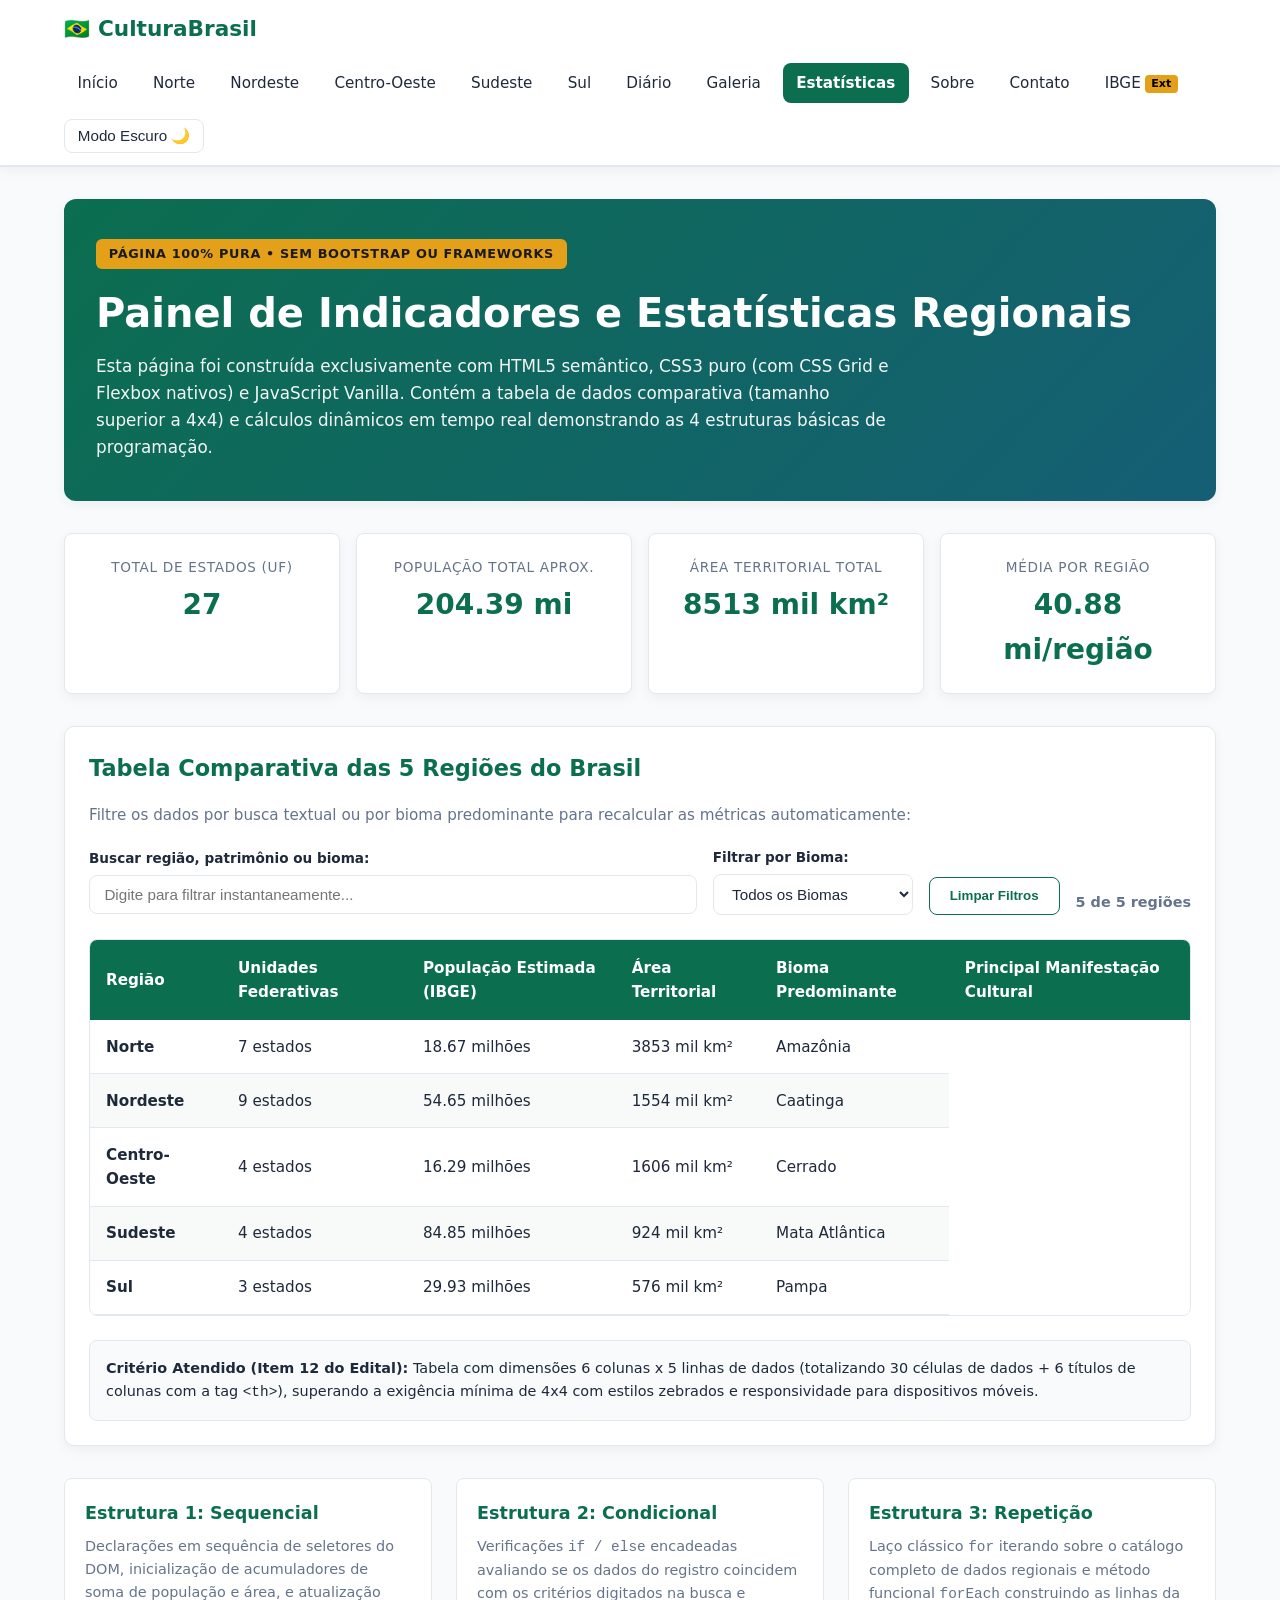
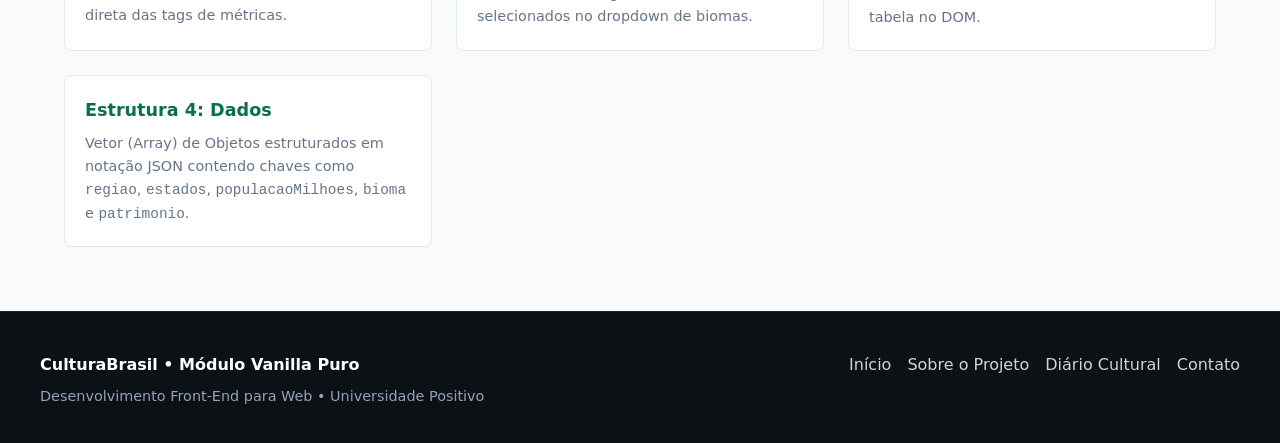
<file: estatisticas.html>
﻿<!DOCTYPE html>
<html lang="pt-BR" data-theme="light">
<head>
    <meta charset="UTF-8">
    <meta name="viewport" content="width=device-width, initial-scale=1.0">
    <title>Estatísticas Regionais (Módulo Puro) | CulturaBrasil</title>
    <link rel="stylesheet" href="css/puro.css">
    <style>
        .puro-metricas-grid {
            display: grid;
            grid-template-columns: repeat(auto-fit, minmax(200px, 1fr));
            gap: 1rem;
            margin-bottom: 2rem;
        }
        .puro-metrica-card {
            background-color: var(--puro-surface);
            border: 1px solid var(--puro-border);
            border-radius: var(--puro-radius);
            padding: 1.25rem;
            text-align: center;
            box-shadow: var(--puro-shadow);
        }
        .puro-metrica-valor {
            font-size: 1.75rem;
            font-weight: 800;
            color: var(--puro-primary);
            display: block;
            margin-top: 0.25rem;
        }
        .puro-metrica-legenda {
            font-size: 0.85rem;
            color: var(--puro-text-muted);
            text-transform: uppercase;
            letter-spacing: 0.05em;
        }
    </style>
</head>
<body>
    <header class="puro-navbar">
        <div class="puro-nav-container">
            <a href="index.html" class="puro-brand">
                <span style="font-size: 1.3rem;">🇧🇷</span> CulturaBrasil
            </a>

            <nav aria-label="Navegação Principal Pura">
                <ul class="puro-nav-menu">
                    <li class="puro-nav-item"><a href="index.html">Início</a></li>
                    <li class="puro-nav-item"><a href="norte.html">Norte</a></li>
                    <li class="puro-nav-item"><a href="nordeste.html">Nordeste</a></li>
                    <li class="puro-nav-item"><a href="centro-oeste.html">Centro-Oeste</a></li>
                    <li class="puro-nav-item"><a href="sudeste.html">Sudeste</a></li>
                    <li class="puro-nav-item"><a href="sul.html">Sul</a></li>
                    <li class="puro-nav-item"><a href="diario.html">Diário</a></li>
                    <li class="puro-nav-item"><a href="galeria.html">Galeria</a></li>
                    <li class="puro-nav-item"><a href="estatisticas.html" class="active">Estatísticas</a></li>
                    <li class="puro-nav-item"><a href="sobre.html">Sobre</a></li>
                    <li class="puro-nav-item"><a href="contato.html">Contato</a></li>
                    <li class="puro-nav-item"><a href="https://educa.ibge.gov.br/jovens/conheca-o-brasil/territorio/brasil.html" target="_blank" rel="noopener noreferrer">IBGE<span class="puro-external-badge">Ext</span></a></li>
                </ul>
            </nav>

            <div class="puro-controls">
                <button type="button" id="btnTemaPuro" class="puro-theme-btn" title="Alternar tema">
                    Modo Escuro 🌙
                </button>
            </div>
        </div>
    </header>

    <main class="puro-container">
        <section class="puro-banner">
            <span class="puro-badge-vanilla">Página 100% Pura &bull; Sem Bootstrap ou Frameworks</span>
            <h1>Painel de Indicadores e Estatísticas Regionais</h1>
            <p>
                Esta página foi construída exclusivamente com HTML5 semântico, CSS3 puro (com CSS Grid e Flexbox nativos) e JavaScript Vanilla. Contém a tabela de dados comparativa (tamanho superior a 4x4) e cálculos dinâmicos em tempo real demonstrando as 4 estruturas básicas de programação.
            </p>
        </section>

        <section class="puro-metricas-grid" aria-label="Métricas Consolidadas">
            <article class="puro-metrica-card">
                <span class="puro-metrica-legenda">Total de Estados (UF)</span>
                <span class="puro-metrica-valor" id="puroTotalEstados">26 + DF</span>
            </article>

            <article class="puro-metrica-card">
                <span class="puro-metrica-legenda">População Total Aprox.</span>
                <span class="puro-metrica-valor" id="puroTotalPopulacao">204 mi</span>
            </article>

            <article class="puro-metrica-card">
                <span class="puro-metrica-legenda">Área Territorial Total</span>
                <span class="puro-metrica-valor" id="puroTotalArea">8.510 mil km²</span>
            </article>

            <article class="puro-metrica-card">
                <span class="puro-metrica-legenda">Média por Região</span>
                <span class="puro-metrica-valor" id="puroMediaPop">40.8 mi</span>
            </article>
        </section>

        <section class="puro-card">
            <h2 style="font-size: 1.4rem; font-weight: 700; margin-bottom: 1rem; color: var(--puro-primary);">
                Tabela Comparativa das 5 Regiões do Brasil
            </h2>
            <p style="color: var(--puro-text-muted); font-size: 0.95rem; margin-bottom: 1.25rem;">
                Filtre os dados por busca textual ou por bioma predominante para recalcular as métricas automaticamente:
            </p>

            <div class="puro-filter-bar">
                <div style="flex: 1; min-width: 220px;">
                    <label for="puroInputBusca" style="display: block; font-size: 0.85rem; font-weight: 600; margin-bottom: 0.35rem;">Buscar região, patrimônio ou bioma:</label>
                    <input type="text" id="puroInputBusca" class="puro-input" placeholder="Digite para filtrar instantaneamente..." style="width: 100%;">
                </div>

                <div style="min-width: 200px;">
                    <label for="puroSelectBioma" style="display: block; font-size: 0.85rem; font-weight: 600; margin-bottom: 0.35rem;">Filtrar por Bioma:</label>
                    <select id="puroSelectBioma" class="puro-select" style="width: 100%;">
                        <option value="Todos">Todos os Biomas</option>
                        <option value="Amazônia">Amazônia</option>
                        <option value="Caatinga">Caatinga</option>
                        <option value="Cerrado">Cerrado</option>
                        <option value="Mata Atlântica">Mata Atlântica</option>
                        <option value="Pampa">Pampa</option>
                    </select>
                </div>

                <div style="align-self: flex-end;">
                    <button type="button" id="puroBtnReset" class="puro-btn puro-btn-outline">
                        Limpar Filtros
                    </button>
                </div>

                <div style="align-self: flex-end; margin-left: auto;">
                    <span id="puroTotalLinhas" style="font-weight: 600; font-size: 0.9rem; color: var(--puro-text-muted);">
                        5 de 5 regiões
                    </span>
                </div>
            </div>

            <div class="puro-table-wrapper">
                <table class="puro-table">
                    <thead>
                        <tr>
                            <th scope="col">Região</th>
                            <th scope="col">Unidades Federativas</th>
                            <th scope="col">População Estimada (IBGE)</th>
                            <th scope="col">Área Territorial</th>
                            <th scope="col">Bioma Predominante</th>
                            <th scope="col">Principal Manifestação Cultural</th>
                        </tr>
                    </thead>
                    <tbody id="puroTabelaCorpo">
                    </tbody>
                </table>
            </div>

            <div style="margin-top: 1.5rem; padding: 1rem; background-color: var(--puro-bg); border-radius: var(--puro-radius); font-size: 0.9rem; border: 1px solid var(--puro-border);">
                <strong>Critério Atendido (Item 12 do Edital):</strong> Tabela com dimensões 6 colunas x 5 linhas de dados (totalizando 30 células de dados + 6 títulos de colunas com a tag <code>&lt;th&gt;</code>), superando a exigência mínima de 4x4 com estilos zebrados e responsividade para dispositivos móveis.
            </div>
        </section>

        <section class="puro-grid">
            <article class="puro-grid-item">
                <h3 style="font-size: 1.1rem; font-weight: 700; margin-bottom: 0.5rem; color: var(--puro-primary);">Estrutura 1: Sequencial</h3>
                <p style="font-size: 0.9rem; color: var(--puro-text-muted);">
                    Declarações em sequência de seletores do DOM, inicialização de acumuladores de soma de população e área, e atualização direta das tags de métricas.
                </p>
            </article>

            <article class="puro-grid-item">
                <h3 style="font-size: 1.1rem; font-weight: 700; margin-bottom: 0.5rem; color: var(--puro-primary);">Estrutura 2: Condicional</h3>
                <p style="font-size: 0.9rem; color: var(--puro-text-muted);">
                    Verificações <code>if / else</code> encadeadas avaliando se os dados do registro coincidem com os critérios digitados na busca e selecionados no dropdown de biomas.
                </p>
            </article>

            <article class="puro-grid-item">
                <h3 style="font-size: 1.1rem; font-weight: 700; margin-bottom: 0.5rem; color: var(--puro-primary);">Estrutura 3: Repetição</h3>
                <p style="font-size: 0.9rem; color: var(--puro-text-muted);">
                    Laço clássico <code>for</code> iterando sobre o catálogo completo de dados regionais e método funcional <code>forEach</code> construindo as linhas da tabela no DOM.
                </p>
            </article>

            <article class="puro-grid-item">
                <h3 style="font-size: 1.1rem; font-weight: 700; margin-bottom: 0.5rem; color: var(--puro-primary);">Estrutura 4: Dados</h3>
                <p style="font-size: 0.9rem; color: var(--puro-text-muted);">
                    Vetor (Array) de Objetos estruturados em notação JSON contendo chaves como <code>regiao</code>, <code>estados</code>, <code>populacaoMilhoes</code>, <code>bioma</code> e <code>patrimonio</code>.
                </p>
            </article>
        </section>
    </main>

    <footer class="puro-footer">
        <div class="puro-footer-content">
            <div>
                <h4 style="color: #ffffff; margin-bottom: 0.5rem; font-weight: 700;">CulturaBrasil &bull; Módulo Vanilla Puro</h4>
                <p style="font-size: 0.9rem;">Desenvolvimento Front-End para Web &bull; Universidade Positivo</p>
            </div>
            <div>
                <ul style="list-style: none; display: flex; gap: 1rem; flex-wrap: wrap;">
                    <li><a href="index.html">Início</a></li>
                    <li><a href="sobre.html">Sobre o Projeto</a></li>
                    <li><a href="diario.html">Diário Cultural</a></li>
                    <li><a href="contato.html">Contato</a></li>
                </ul>
            </div>
        </div>
    </footer>

    <script src="js/puro.js"></script>
</body>
</html>
</file>
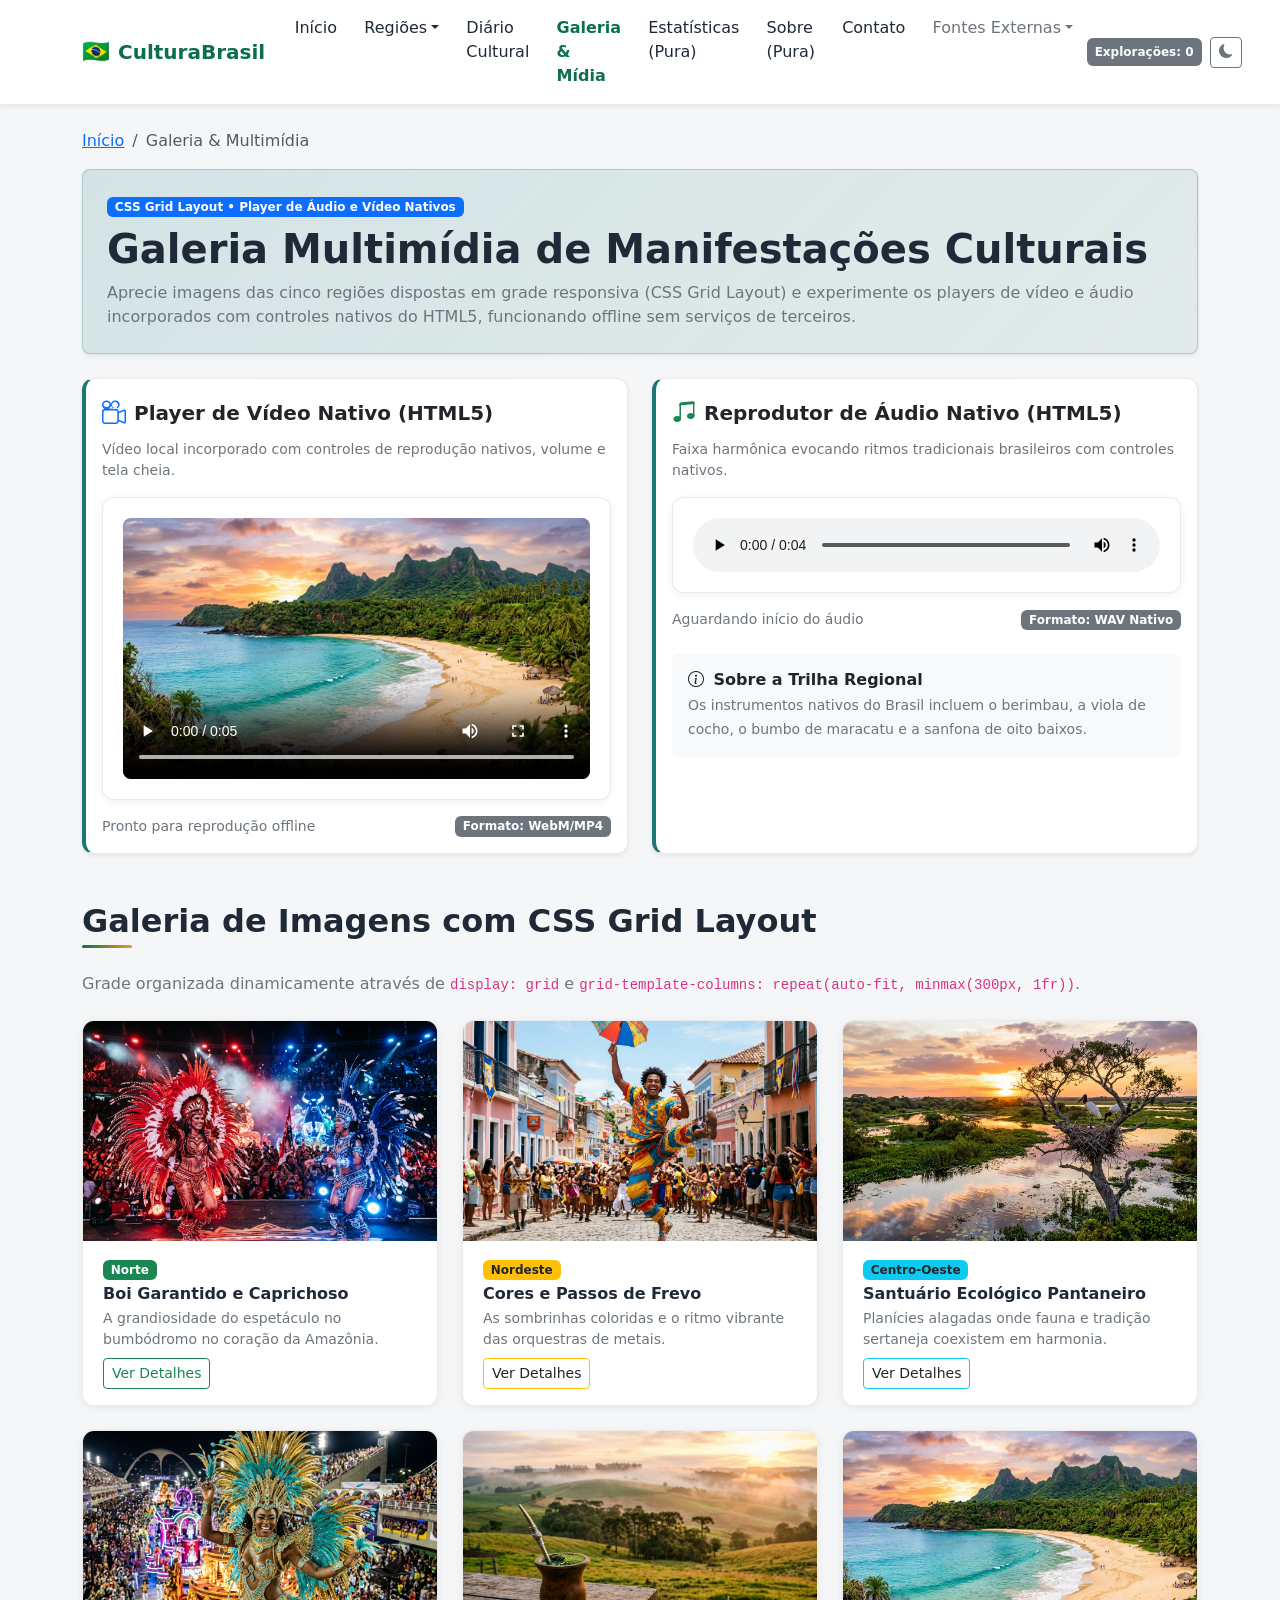
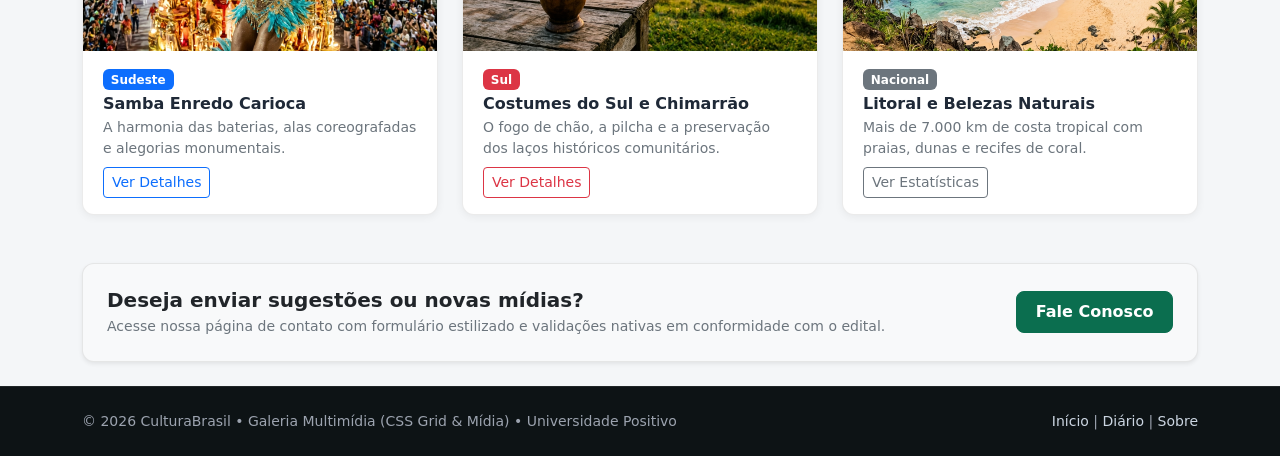
<file: galeria.html>
﻿<!DOCTYPE html>
<html lang="pt-BR" data-theme="light">
<head>
    <meta charset="UTF-8">
    <meta name="viewport" content="width=device-width, initial-scale=1.0">
    <title>Galeria & Multimídia | CulturaBrasil</title>
    <link rel="stylesheet" href="css/bootstrap.min.css">
    <link rel="stylesheet" href="css/bootstrap-icons.min.css">
    <link rel="stylesheet" href="css/styles.css">
    <style>
        .grid-galeria-cultural {
            display: grid;
            grid-template-columns: repeat(auto-fit, minmax(300px, 1fr));
            gap: 1.5rem;
        }
        .galeria-item {
            position: relative;
            border-radius: 0.75rem;
            overflow: hidden;
            box-shadow: var(--shadow-sm);
            background-color: var(--card-bg-light);
            border: 1px solid var(--card-border-light);
            transition: transform 0.3s ease, box-shadow 0.3s ease;
        }
        .galeria-item:hover {
            transform: translateY(-5px);
            box-shadow: var(--shadow-md);
        }
        .galeria-img {
            width: 100%;
            height: 220px;
            object-fit: cover;
            transition: transform 0.4s ease;
        }
        .galeria-item:hover .galeria-img {
            transform: scale(1.05);
        }
        .galeria-info {
            padding: 1rem 1.25rem;
        }
        .player-card {
            border-left: 4px solid var(--accent-blue);
        }
    </style>
</head>
<body>
    <header>
        <nav class="navbar navbar-expand-lg sticky-top shadow-sm">
            <div class="container">
                <a class="navbar-brand fw-bold" href="index.html">
                    <span style="font-size: 1.4rem;">🇧🇷</span> CulturaBrasil
                </a>

                <button class="navbar-toggler" type="button" data-bs-toggle="collapse" data-bs-target="#navMenu" aria-controls="navMenu" aria-expanded="false" aria-label="Alternar navegação">
                    <span class="navbar-toggler-icon"></span>
                </button>

                <div class="collapse navbar-collapse" id="navMenu">
                    <ul class="navbar-nav me-auto mb-2 mb-lg-0">
                        <li class="nav-item"><a class="nav-link" href="index.html">Início</a></li>
                        <li class="nav-item dropdown">
                            <a class="nav-link dropdown-toggle" href="#" role="button" data-bs-toggle="dropdown" aria-expanded="false">Regiões</a>
                            <ul class="dropdown-menu">
                                <li><a class="dropdown-item" href="norte.html">Região Norte</a></li>
                                <li><a class="dropdown-item" href="nordeste.html">Região Nordeste</a></li>
                                <li><a class="dropdown-item" href="centro-oeste.html">Região Centro-Oeste</a></li>
                                <li><a class="dropdown-item" href="sudeste.html">Região Sudeste</a></li>
                                <li><a class="dropdown-item" href="sul.html">Região Sul</a></li>
                            </ul>
                        </li>
                        <li class="nav-item"><a class="nav-link" href="diario.html">Diário Cultural</a></li>
                        <li class="nav-item"><a class="nav-link active" href="galeria.html">Galeria & Mídia</a></li>
                        <li class="nav-item"><a class="nav-link" href="estatisticas.html">Estatísticas (Pura)</a></li>
                        <li class="nav-item"><a class="nav-link" href="sobre.html">Sobre (Pura)</a></li>
                        <li class="nav-item"><a class="nav-link" href="contato.html">Contato</a></li>
                        <li class="nav-item dropdown">
                            <a class="nav-link dropdown-toggle text-secondary" href="#" role="button" data-bs-toggle="dropdown">Fontes Externas</a>
                            <ul class="dropdown-menu">
                                <li><a class="dropdown-item" href="https://www.w3.org/" target="_blank" rel="noopener noreferrer"><i class="bi bi-box-arrow-up-right me-1"></i> W3C Standards</a></li>
                                <li><a class="dropdown-item" href="http://portal.iphan.gov.br/" target="_blank" rel="noopener noreferrer"><i class="bi bi-box-arrow-up-right me-1"></i> IPHAN</a></li>
                                <li><a class="dropdown-item" href="https://educa.ibge.gov.br/jovens/conheca-o-brasil/territorio/brasil.html" target="_blank" rel="noopener noreferrer"><i class="bi bi-box-arrow-up-right me-1"></i> IBGE Educa</a></li>
                            </ul>
                        </li>
                    </ul>

                    <div class="d-flex align-items-center gap-2">
                        <span id="navUserBadge" class="badge bg-success d-none">Visitante</span>
                        <span class="badge bg-secondary p-2">Explorações: <span class="contador-exploracoes-valor">0</span></span>
                        <button class="btn btn-outline-secondary btn-sm" id="themeToggleBtn" type="button" title="Alternar Modo Claro/Escuro">
                            <i class="bi bi-moon-fill" id="themeIcon"></i>
                        </button>
                    </div>
                </div>
            </div>
        </nav>
    </header>

    <main class="container my-4">
        <nav aria-label="breadcrumb">
            <ol class="breadcrumb">
                <li class="breadcrumb-item"><a href="index.html">Início</a></li>
                <li class="breadcrumb-item active" aria-current="page">Galeria & Multimídia</li>
            </ol>
        </nav>

        <section class="p-4 mb-4 rounded-3 shadow-sm" style="background: linear-gradient(135deg, rgba(29, 120, 116, 0.15) 0%, rgba(11, 110, 79, 0.08) 100%); border: 1px solid rgba(29, 120, 116, 0.25);">
            <span class="badge bg-primary mb-2">CSS Grid Layout &bull; Player de Áudio e Vídeo Nativos</span>
            <h1 class="fw-bold mb-2">Galeria Multimídia de Manifestações Culturais</h1>
            <p class="text-secondary mb-0">
                Aprecie imagens das cinco regiões dispostas em grade responsiva (CSS Grid Layout) e experimente os players de vídeo e áudio incorporados com controles nativos do HTML5, funcionando offline sem serviços de terceiros.
            </p>
        </section>

        <section class="row g-4 mb-5">
            <div class="col-lg-6">
                <div class="card p-3 shadow-sm h-100 player-card">
                    <div class="d-flex align-items-center gap-2 mb-2">
                        <i class="bi bi-camera-reels text-primary fs-4"></i>
                        <h2 class="h5 fw-bold mb-0">Player de Vídeo Nativo (HTML5)</h2>
                    </div>
                    <p class="text-secondary small mb-3">Vídeo local incorporado com controles de reprodução nativos, volume e tela cheia.</p>

                    <div class="media-player-wrapper mb-2">
                        <video id="videoPlayerNativo" controls preload="metadata" poster="images/praia-brasil.jpg">
                            <source src="video/brasil-cultural.webm" type="video/webm">
                            Seu navegador não suporta a reprodução de vídeo nativo HTML5.
                        </video>
                    </div>
                    <div class="d-flex justify-content-between align-items-center mt-2">
                        <span id="statusVideoNativo" class="text-secondary small">Pronto para reprodução offline</span>
                        <span class="badge bg-secondary">Formato: WebM/MP4</span>
                    </div>
                </div>
            </div>

            <div class="col-lg-6">
                <div class="card p-3 shadow-sm h-100 player-card">
                    <div class="d-flex align-items-center gap-2 mb-2">
                        <i class="bi bi-music-note-beamed text-success fs-4"></i>
                        <h2 class="h5 fw-bold mb-0">Reprodutor de Áudio Nativo (HTML5)</h2>
                    </div>
                    <p class="text-secondary small mb-3">Faixa harmônica evocando ritmos tradicionais brasileiros com controles nativos.</p>

                    <div class="media-player-wrapper mb-2">
                        <audio id="audioPlayerNativo" controls preload="metadata">
                            <source src="audio/ritmos-brasil.wav" type="audio/wav">
                            Seu navegador não suporta a tag de áudio HTML5.
                        </audio>
                    </div>
                    <div class="d-flex justify-content-between align-items-center mt-2">
                        <span id="statusAudioNativo" class="text-secondary small">Aguardando início do áudio</span>
                        <span class="badge bg-secondary">Formato: WAV Nativo</span>
                    </div>

                    <div class="mt-4 p-3 rounded bg-body-tertiary">
                        <h6 class="fw-bold mb-1"><i class="bi bi-info-circle me-1"></i> Sobre a Trilha Regional</h6>
                        <small class="text-secondary">Os instrumentos nativos do Brasil incluem o berimbau, a viola de cocho, o bumbo de maracatu e a sanfona de oito baixos.</small>
                    </div>
                </div>
            </div>
        </section>

        <section class="mb-5">
            <h2 class="section-title">Galeria de Imagens com CSS Grid Layout</h2>
            <p class="text-secondary mb-4">Grade organizada dinamicamente através de <code>display: grid</code> e <code>grid-template-columns: repeat(auto-fit, minmax(300px, 1fr))</code>.</p>

            <div class="grid-galeria-cultural">
                <article class="galeria-item">
                    <img src="images/parintins.jpg" alt="Festival de Parintins no Amazonas" class="galeria-img">
                    <div class="galeria-info">
                        <span class="badge bg-success mb-1">Norte</span>
                        <h3 class="h6 fw-bold mb-1">Boi Garantido e Caprichoso</h3>
                        <p class="text-secondary small mb-2">A grandiosidade do espetáculo no bumbódromo no coração da Amazônia.</p>
                        <a href="norte.html" class="btn btn-outline-success btn-sm">Ver Detalhes</a>
                    </div>
                </article>

                <article class="galeria-item">
                    <img src="images/frevo.jpg" alt="Dançarinos de frevo em Pernambuco" class="galeria-img">
                    <div class="galeria-info">
                        <span class="badge bg-warning text-dark mb-1">Nordeste</span>
                        <h3 class="h6 fw-bold mb-1">Cores e Passos de Frevo</h3>
                        <p class="text-secondary small mb-2">As sombrinhas coloridas e o ritmo vibrante das orquestras de metais.</p>
                        <a href="nordeste.html" class="btn btn-outline-warning text-dark btn-sm">Ver Detalhes</a>
                    </div>
                </article>

                <article class="galeria-item">
                    <img src="images/pantanal.jpg" alt="Vida selvagem e águas do Pantanal" class="galeria-img">
                    <div class="galeria-info">
                        <span class="badge bg-info text-dark mb-1">Centro-Oeste</span>
                        <h3 class="h6 fw-bold mb-1">Santuário Ecológico Pantaneiro</h3>
                        <p class="text-secondary small mb-2">Planícies alagadas onde fauna e tradição sertaneja coexistem em harmonia.</p>
                        <a href="centro-oeste.html" class="btn btn-outline-info text-dark btn-sm">Ver Detalhes</a>
                    </div>
                </article>

                <article class="galeria-item">
                    <img src="images/carnaval.jpg" alt="Desfile da Marquês de Sapucaí" class="galeria-img">
                    <div class="galeria-info">
                        <span class="badge bg-primary mb-1">Sudeste</span>
                        <h3 class="h6 fw-bold mb-1">Samba Enredo Carioca</h3>
                        <p class="text-secondary small mb-2">A harmonia das baterias, alas coreografadas e alegorias monumentais.</p>
                        <a href="sudeste.html" class="btn btn-outline-primary btn-sm">Ver Detalhes</a>
                    </div>
                </article>

                <article class="galeria-item">
                    <img src="images/sul.jpg" alt="Tradições e campo no Sul" class="galeria-img">
                    <div class="galeria-info">
                        <span class="badge bg-danger mb-1">Sul</span>
                        <h3 class="h6 fw-bold mb-1">Costumes do Sul e Chimarrão</h3>
                        <p class="text-secondary small mb-2">O fogo de chão, a pilcha e a preservação dos laços históricos comunitários.</p>
                        <a href="sul.html" class="btn btn-outline-danger btn-sm">Ver Detalhes</a>
                    </div>
                </article>

                <article class="galeria-item">
                    <img src="images/praia-brasil.jpg" alt="Litoral e costa brasileira" class="galeria-img">
                    <div class="galeria-info">
                        <span class="badge bg-secondary mb-1">Nacional</span>
                        <h3 class="h6 fw-bold mb-1">Litoral e Belezas Naturais</h3>
                        <p class="text-secondary small mb-2">Mais de 7.000 km de costa tropical com praias, dunas e recifes de coral.</p>
                        <a href="estatisticas.html" class="btn btn-outline-secondary btn-sm">Ver Estatísticas</a>
                    </div>
                </article>
            </div>
        </section>

        <aside class="card p-4 shadow-sm bg-body-tertiary">
            <div class="row align-items-center">
                <div class="col-md-9">
                    <h5 class="fw-bold mb-1">Deseja enviar sugestões ou novas mídias?</h5>
                    <p class="text-secondary small mb-0">Acesse nossa página de contato com formulário estilizado e validações nativas em conformidade com o edital.</p>
                </div>
                <div class="col-md-3 text-md-end mt-2 mt-md-0">
                    <a href="contato.html" class="btn btn-primary">Fale Conosco</a>
                </div>
            </div>
        </aside>
    </main>

    <footer class="py-4 text-center">
        <div class="container">
            <div class="d-flex justify-content-between align-items-center flex-wrap gap-2">
                <span class="small">&copy; 2026 CulturaBrasil &bull; Galeria Multimídia (CSS Grid & Mídia) &bull; Universidade Positivo</span>
                <span class="small"><a href="index.html">Início</a> | <a href="diario.html">Diário</a> | <a href="sobre.html">Sobre</a></span>
            </div>
        </div>
    </footer>

    <script src="js/bootstrap.bundle.min.js"></script>
    <script src="js/script.js"></script>
</body>
</html>
</file>
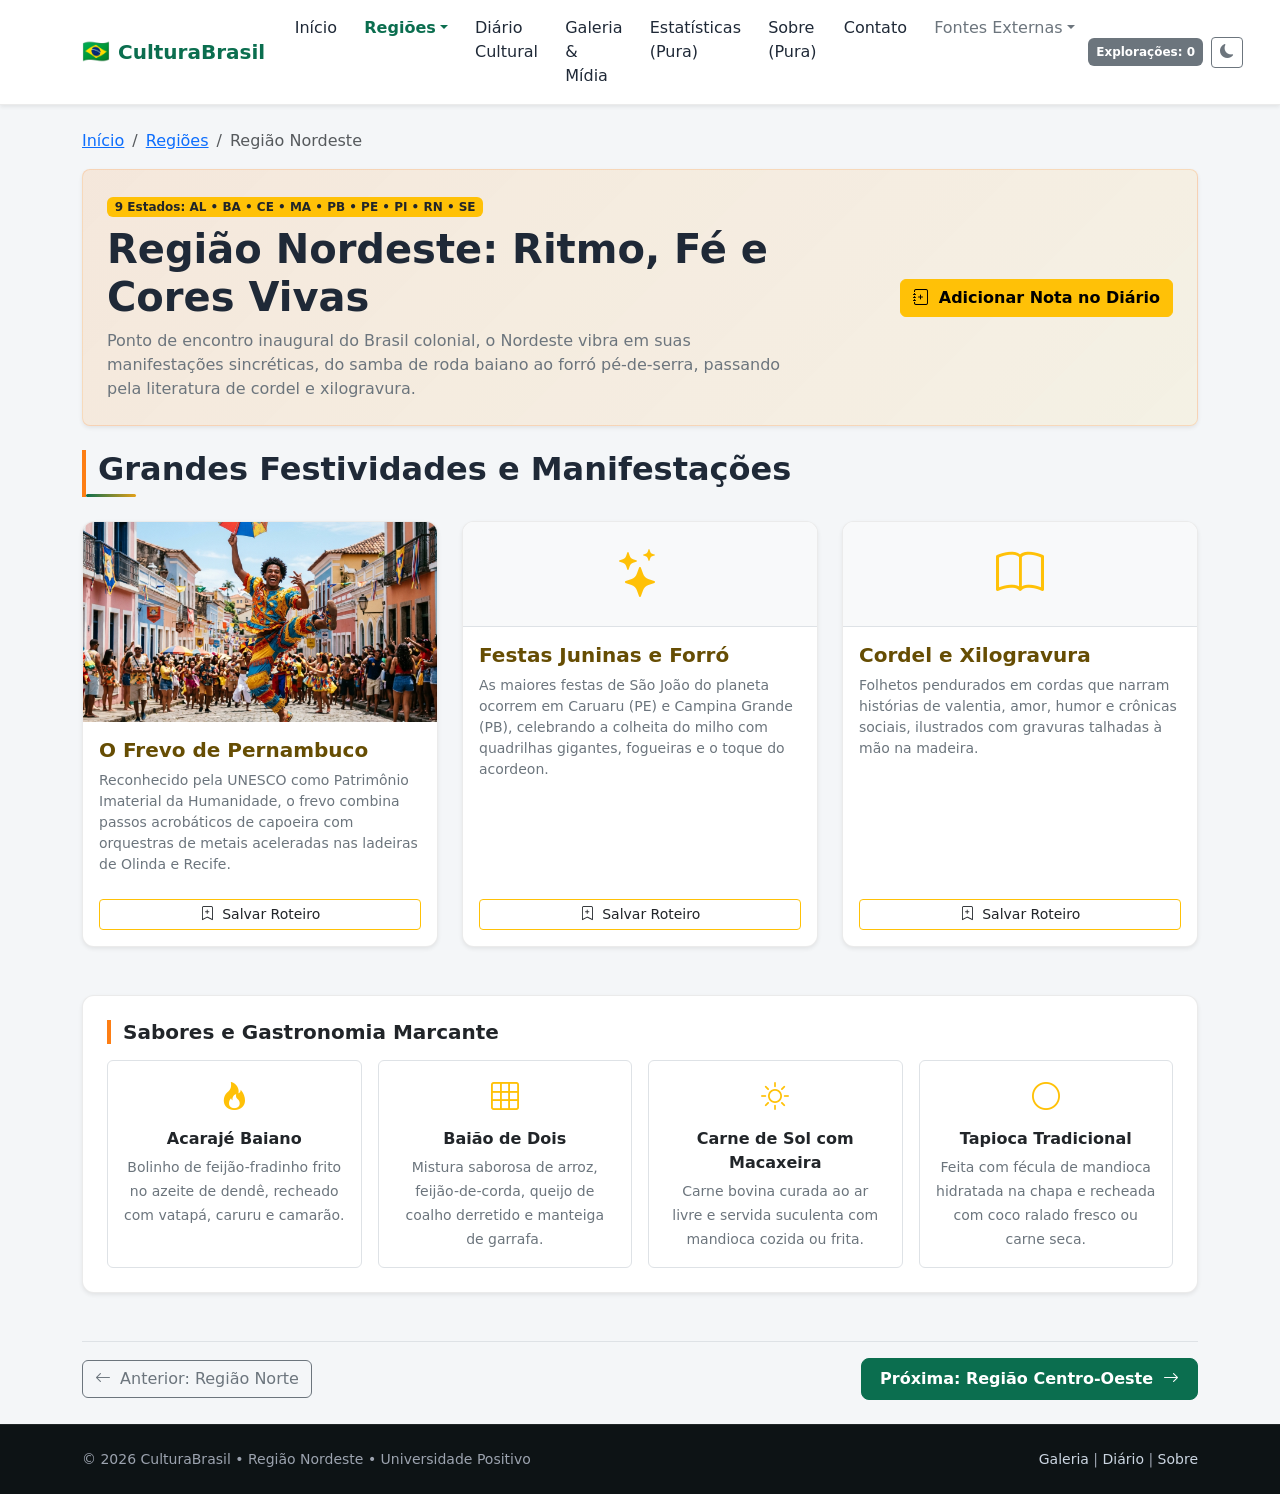
<file: nordeste.html>
﻿<!DOCTYPE html>
<html lang="pt-BR" data-theme="light">
<head>
    <meta charset="UTF-8">
    <meta name="viewport" content="width=device-width, initial-scale=1.0">
    <title>Região Nordeste | CulturaBrasil</title>
    <link rel="stylesheet" href="css/bootstrap.min.css">
    <link rel="stylesheet" href="css/bootstrap-icons.min.css">
    <link rel="stylesheet" href="css/styles.css">
    <style>
        .nordeste-accent {
            border-left: 4px solid #fd7e14;
            padding-left: 0.75rem;
        }
        .prato-card {
            background-color: var(--card-bg-light);
            transition: transform 0.2s ease, border-color 0.2s ease;
        }
        .prato-card:hover {
            transform: translateY(-2px);
            border-color: #fd7e14 !important;
        }
    </style>
</head>
<body>
    <header>
        <nav class="navbar navbar-expand-lg sticky-top shadow-sm">
            <div class="container">
                <a class="navbar-brand fw-bold" href="index.html">
                    <span style="font-size: 1.4rem;">🇧🇷</span> CulturaBrasil
                </a>

                <button class="navbar-toggler" type="button" data-bs-toggle="collapse" data-bs-target="#navMenu" aria-controls="navMenu" aria-expanded="false" aria-label="Alternar navegação">
                    <span class="navbar-toggler-icon"></span>
                </button>

                <div class="collapse navbar-collapse" id="navMenu">
                    <ul class="navbar-nav me-auto mb-2 mb-lg-0">
                        <li class="nav-item"><a class="nav-link" href="index.html">Início</a></li>
                        <li class="nav-item dropdown">
                            <a class="nav-link dropdown-toggle active" href="#" role="button" data-bs-toggle="dropdown" aria-expanded="false">Regiões</a>
                            <ul class="dropdown-menu">
                                <li><a class="dropdown-item" href="norte.html">Região Norte</a></li>
                                <li><a class="dropdown-item active" href="nordeste.html">Região Nordeste</a></li>
                                <li><a class="dropdown-item" href="centro-oeste.html">Região Centro-Oeste</a></li>
                                <li><a class="dropdown-item" href="sudeste.html">Região Sudeste</a></li>
                                <li><a class="dropdown-item" href="sul.html">Região Sul</a></li>
                            </ul>
                        </li>
                        <li class="nav-item"><a class="nav-link" href="diario.html">Diário Cultural</a></li>
                        <li class="nav-item"><a class="nav-link" href="galeria.html">Galeria & Mídia</a></li>
                        <li class="nav-item"><a class="nav-link" href="estatisticas.html">Estatísticas (Pura)</a></li>
                        <li class="nav-item"><a class="nav-link" href="sobre.html">Sobre (Pura)</a></li>
                        <li class="nav-item"><a class="nav-link" href="contato.html">Contato</a></li>
                        <li class="nav-item dropdown">
                            <a class="nav-link dropdown-toggle text-secondary" href="#" role="button" data-bs-toggle="dropdown">Fontes Externas</a>
                            <ul class="dropdown-menu">
                                <li><a class="dropdown-item" href="https://www.w3.org/" target="_blank" rel="noopener noreferrer"><i class="bi bi-box-arrow-up-right me-1"></i> W3C Standards</a></li>
                                <li><a class="dropdown-item" href="http://portal.iphan.gov.br/" target="_blank" rel="noopener noreferrer"><i class="bi bi-box-arrow-up-right me-1"></i> IPHAN</a></li>
                                <li><a class="dropdown-item" href="https://educa.ibge.gov.br/jovens/conheca-o-brasil/territorio/brasil.html" target="_blank" rel="noopener noreferrer"><i class="bi bi-box-arrow-up-right me-1"></i> IBGE Educa</a></li>
                            </ul>
                        </li>
                    </ul>

                    <div class="d-flex align-items-center gap-2">
                        <span id="navUserBadge" class="badge bg-success d-none">Visitante</span>
                        <span class="badge bg-secondary p-2">Explorações: <span class="contador-exploracoes-valor">0</span></span>
                        <button class="btn btn-outline-secondary btn-sm" id="themeToggleBtn" type="button" title="Alternar Modo Claro/Escuro">
                            <i class="bi bi-moon-fill" id="themeIcon"></i>
                        </button>
                    </div>
                </div>
            </div>
        </nav>
    </header>

    <main class="container my-4">
        <nav aria-label="breadcrumb">
            <ol class="breadcrumb">
                <li class="breadcrumb-item"><a href="index.html">Início</a></li>
                <li class="breadcrumb-item"><a href="#">Regiões</a></li>
                <li class="breadcrumb-item active" aria-current="page">Região Nordeste</li>
            </ol>
        </nav>

        <section class="p-4 mb-4 rounded-3 shadow-sm" style="background: linear-gradient(135deg, rgba(253, 126, 20, 0.12) 0%, rgba(255, 193, 7, 0.08) 100%); border: 1px solid rgba(253, 126, 20, 0.2);">
            <div class="row align-items-center">
                <div class="col-lg-8">
                    <span class="badge bg-warning text-dark mb-2">9 Estados: AL &bull; BA &bull; CE &bull; MA &bull; PB &bull; PE &bull; PI &bull; RN &bull; SE</span>
                    <h1 class="fw-bold mb-2">Região Nordeste: Ritmo, Fé e Cores Vivas</h1>
                    <p class="text-secondary mb-0">
                        Ponto de encontro inaugural do Brasil colonial, o Nordeste vibra em suas manifestações sincréticas, do samba de roda baiano ao forró pé-de-serra, passando pela literatura de cordel e xilogravura.
                    </p>
                </div>
                <div class="col-lg-4 text-lg-end mt-3 mt-lg-0">
                    <a href="diario.html" class="btn btn-warning fw-bold">
                        <i class="bi bi-journal-plus me-1"></i> Adicionar Nota no Diário
                    </a>
                </div>
            </div>
        </section>

        <section class="mb-5">
            <h2 class="section-title nordeste-accent">Grandes Festividades e Manifestações</h2>
            <div class="row g-4">
                <article class="col-md-4">
                    <div class="card h-100 shadow-sm">
                        <img src="images/frevo.jpg" class="card-img-top" alt="Sombrinhas e acrobacias do Frevo">
                        <div class="card-body d-flex flex-column">
                            <h3 class="card-title h5 fw-bold text-warning-emphasis">O Frevo de Pernambuco</h3>
                            <p class="card-text text-secondary small flex-grow-1">
                                Reconhecido pela UNESCO como Patrimônio Imaterial da Humanidade, o frevo combina passos acrobáticos de capoeira com orquestras de metais aceleradas nas ladeiras de Olinda e Recife.
                            </p>
                            <a href="diario.html" class="btn btn-outline-warning text-dark btn-sm mt-2">
                                <i class="bi bi-bookmark-plus me-1"></i> Salvar Roteiro
                            </a>
                        </div>
                    </div>
                </article>

                <article class="col-md-4">
                    <div class="card h-100 shadow-sm">
                        <div class="p-3 bg-body-tertiary border-bottom text-center">
                            <i class="bi bi-stars text-warning" style="font-size: 3rem;"></i>
                        </div>
                        <div class="card-body d-flex flex-column">
                            <h3 class="card-title h5 fw-bold text-warning-emphasis">Festas Juninas e Forró</h3>
                            <p class="card-text text-secondary small flex-grow-1">
                                As maiores festas de São João do planeta ocorrem em Caruaru (PE) e Campina Grande (PB), celebrando a colheita do milho com quadrilhas gigantes, fogueiras e o toque do acordeon.
                            </p>
                            <a href="diario.html" class="btn btn-outline-warning text-dark btn-sm mt-2">
                                <i class="bi bi-bookmark-plus me-1"></i> Salvar Roteiro
                            </a>
                        </div>
                    </div>
                </article>

                <article class="col-md-4">
                    <div class="card h-100 shadow-sm">
                        <div class="p-3 bg-body-tertiary border-bottom text-center">
                            <i class="bi bi-book text-warning" style="font-size: 3rem;"></i>
                        </div>
                        <div class="card-body d-flex flex-column">
                            <h3 class="card-title h5 fw-bold text-warning-emphasis">Cordel e Xilogravura</h3>
                            <p class="card-text text-secondary small flex-grow-1">
                                Folhetos pendurados em cordas que narram histórias de valentia, amor, humor e crônicas sociais, ilustrados com gravuras talhadas à mão na madeira.
                            </p>
                            <a href="diario.html" class="btn btn-outline-warning text-dark btn-sm mt-2">
                                <i class="bi bi-bookmark-plus me-1"></i> Salvar Roteiro
                            </a>
                        </div>
                    </div>
                </article>
            </div>
        </section>

        <section class="card p-4 shadow-sm mb-5">
            <h2 class="h5 fw-bold mb-3 nordeste-accent">Sabores e Gastronomia Marcante</h2>
            <div class="row g-3 text-center">
                <div class="col-md-3 col-6">
                    <div class="p-3 border rounded prato-card h-100">
                        <i class="bi bi-fire text-warning fs-3 mb-2 d-block"></i>
                        <strong class="d-block mb-1">Acarajé Baiano</strong>
                        <small class="text-secondary">Bolinho de feijão-fradinho frito no azeite de dendê, recheado com vatapá, caruru e camarão.</small>
                    </div>
                </div>
                <div class="col-md-3 col-6">
                    <div class="p-3 border rounded prato-card h-100">
                        <i class="bi bi-grid-3x3 text-warning fs-3 mb-2 d-block"></i>
                        <strong class="d-block mb-1">Baião de Dois</strong>
                        <small class="text-secondary">Mistura saborosa de arroz, feijão-de-corda, queijo de coalho derretido e manteiga de garrafa.</small>
                    </div>
                </div>
                <div class="col-md-3 col-6">
                    <div class="p-3 border rounded prato-card h-100">
                        <i class="bi bi-sun text-warning fs-3 mb-2 d-block"></i>
                        <strong class="d-block mb-1">Carne de Sol com Macaxeira</strong>
                        <small class="text-secondary">Carne bovina curada ao ar livre e servida suculenta com mandioca cozida ou frita.</small>
                    </div>
                </div>
                <div class="col-md-3 col-6">
                    <div class="p-3 border rounded prato-card h-100">
                        <i class="bi bi-circle text-warning fs-3 mb-2 d-block"></i>
                        <strong class="d-block mb-1">Tapioca Tradicional</strong>
                        <small class="text-secondary">Feita com fécula de mandioca hidratada na chapa e recheada com coco ralado fresco ou carne seca.</small>
                    </div>
                </div>
            </div>
        </section>

        <aside class="d-flex justify-content-between align-items-center flex-wrap gap-2 pt-3 border-top">
            <a href="norte.html" class="btn btn-outline-secondary">
                <i class="bi bi-arrow-left me-1"></i> Anterior: Região Norte
            </a>
            <a href="centro-oeste.html" class="btn btn-primary">
                Próxima: Região Centro-Oeste <i class="bi bi-arrow-right ms-1"></i>
            </a>
        </aside>
    </main>

    <footer class="py-4 text-center">
        <div class="container">
            <div class="d-flex justify-content-between align-items-center flex-wrap gap-2">
                <span class="small">&copy; 2026 CulturaBrasil &bull; Região Nordeste &bull; Universidade Positivo</span>
                <span class="small"><a href="galeria.html">Galeria</a> | <a href="diario.html">Diário</a> | <a href="sobre.html">Sobre</a></span>
            </div>
        </div>
    </footer>

    <script src="js/bootstrap.bundle.min.js"></script>
    <script src="js/script.js"></script>
</body>
</html>
</file>
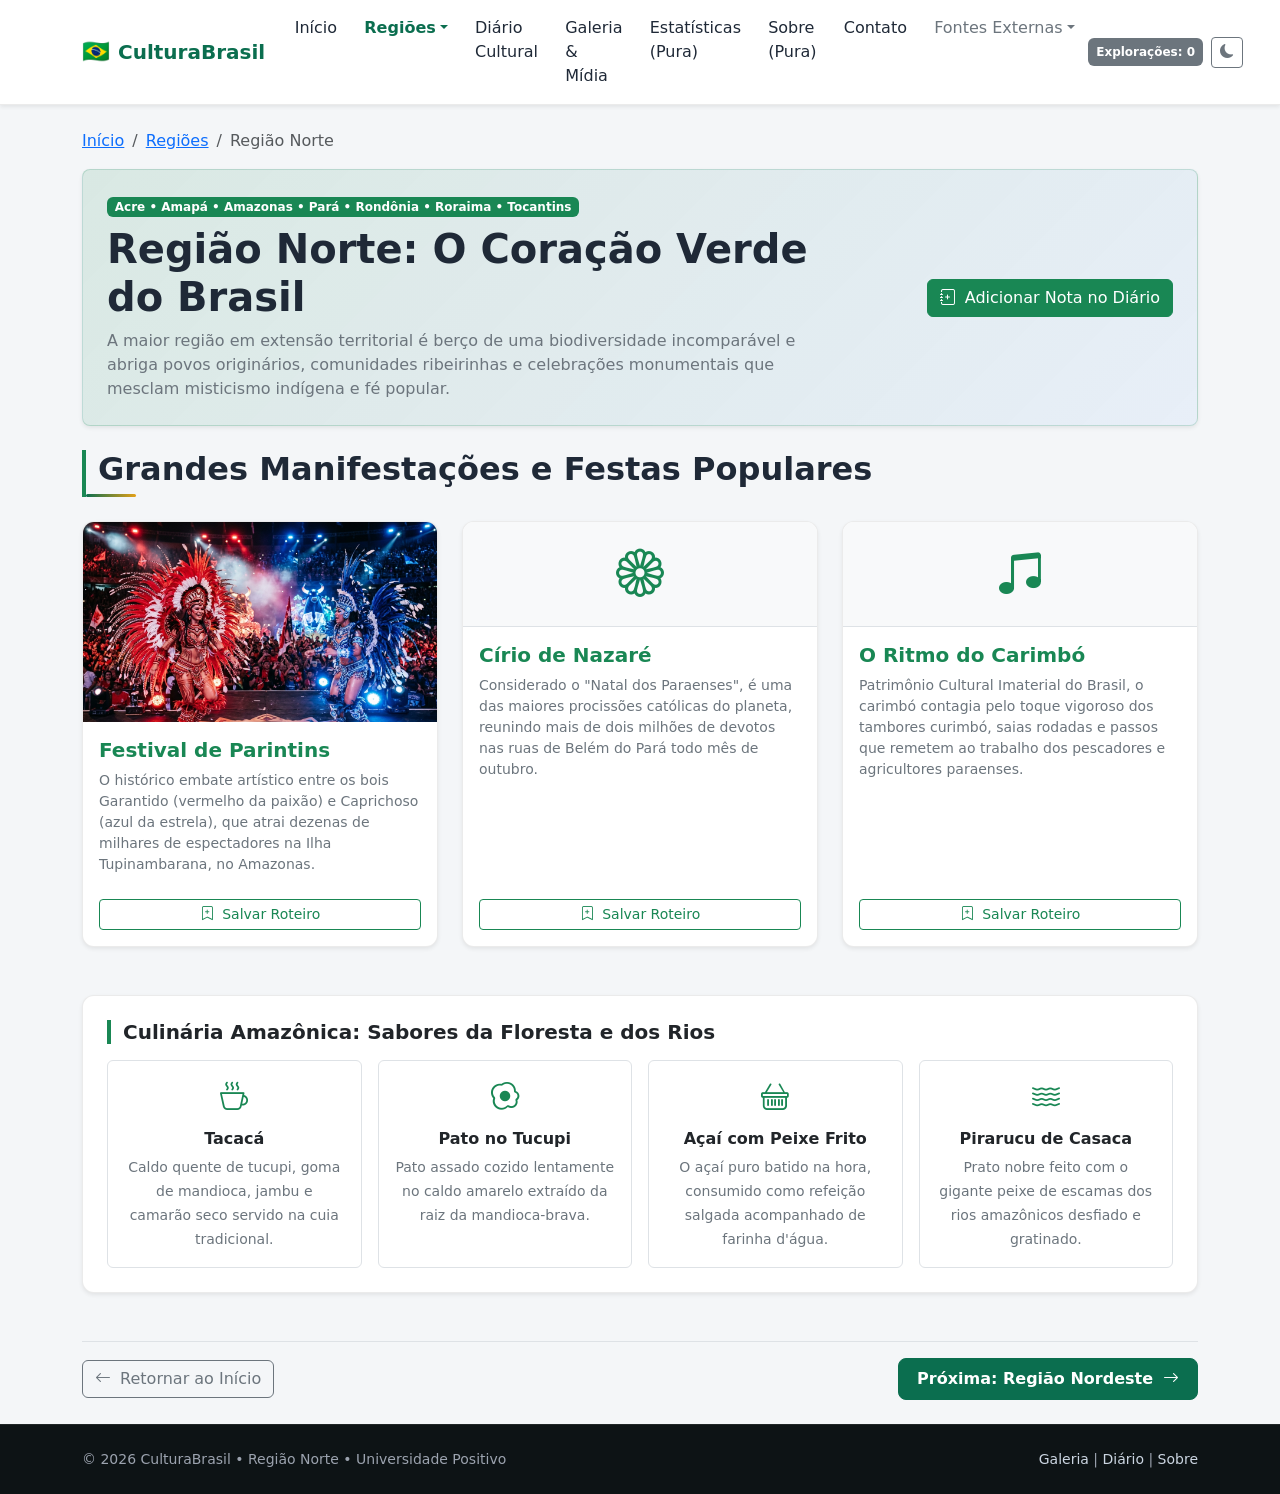
<file: norte.html>
﻿<!DOCTYPE html>
<html lang="pt-BR" data-theme="light">
<head>
    <meta charset="UTF-8">
    <meta name="viewport" content="width=device-width, initial-scale=1.0">
    <title>Região Norte | CulturaBrasil</title>
    <link rel="stylesheet" href="css/bootstrap.min.css">
    <link rel="stylesheet" href="css/bootstrap-icons.min.css">
    <link rel="stylesheet" href="css/styles.css">
    <style>
        .norte-accent {
            border-left: 4px solid #198754;
            padding-left: 0.75rem;
        }
        .prato-card {
            background-color: var(--card-bg-light);
            transition: transform 0.2s ease, border-color 0.2s ease;
        }
        .prato-card:hover {
            transform: translateY(-2px);
            border-color: #198754 !important;
        }
    </style>
</head>
<body>
    <header>
        <nav class="navbar navbar-expand-lg sticky-top shadow-sm">
            <div class="container">
                <a class="navbar-brand fw-bold" href="index.html">
                    <span style="font-size: 1.4rem;">🇧🇷</span> CulturaBrasil
                </a>

                <button class="navbar-toggler" type="button" data-bs-toggle="collapse" data-bs-target="#navMenu" aria-controls="navMenu" aria-expanded="false" aria-label="Alternar navegação">
                    <span class="navbar-toggler-icon"></span>
                </button>

                <div class="collapse navbar-collapse" id="navMenu">
                    <ul class="navbar-nav me-auto mb-2 mb-lg-0">
                        <li class="nav-item"><a class="nav-link" href="index.html">Início</a></li>
                        <li class="nav-item dropdown">
                            <a class="nav-link dropdown-toggle active" href="#" role="button" data-bs-toggle="dropdown" aria-expanded="false">Regiões</a>
                            <ul class="dropdown-menu">
                                <li><a class="dropdown-item active" href="norte.html">Região Norte</a></li>
                                <li><a class="dropdown-item" href="nordeste.html">Região Nordeste</a></li>
                                <li><a class="dropdown-item" href="centro-oeste.html">Região Centro-Oeste</a></li>
                                <li><a class="dropdown-item" href="sudeste.html">Região Sudeste</a></li>
                                <li><a class="dropdown-item" href="sul.html">Região Sul</a></li>
                            </ul>
                        </li>
                        <li class="nav-item"><a class="nav-link" href="diario.html">Diário Cultural</a></li>
                        <li class="nav-item"><a class="nav-link" href="galeria.html">Galeria & Mídia</a></li>
                        <li class="nav-item"><a class="nav-link" href="estatisticas.html">Estatísticas (Pura)</a></li>
                        <li class="nav-item"><a class="nav-link" href="sobre.html">Sobre (Pura)</a></li>
                        <li class="nav-item"><a class="nav-link" href="contato.html">Contato</a></li>
                        <li class="nav-item dropdown">
                            <a class="nav-link dropdown-toggle text-secondary" href="#" role="button" data-bs-toggle="dropdown">Fontes Externas</a>
                            <ul class="dropdown-menu">
                                <li><a class="dropdown-item" href="https://www.w3.org/" target="_blank" rel="noopener noreferrer"><i class="bi bi-box-arrow-up-right me-1"></i> W3C Standards</a></li>
                                <li><a class="dropdown-item" href="http://portal.iphan.gov.br/" target="_blank" rel="noopener noreferrer"><i class="bi bi-box-arrow-up-right me-1"></i> IPHAN</a></li>
                                <li><a class="dropdown-item" href="https://educa.ibge.gov.br/jovens/conheca-o-brasil/territorio/brasil.html" target="_blank" rel="noopener noreferrer"><i class="bi bi-box-arrow-up-right me-1"></i> IBGE Educa</a></li>
                            </ul>
                        </li>
                    </ul>

                    <div class="d-flex align-items-center gap-2">
                        <span id="navUserBadge" class="badge bg-success d-none">Visitante</span>
                        <span class="badge bg-secondary p-2">Explorações: <span class="contador-exploracoes-valor">0</span></span>
                        <button class="btn btn-outline-secondary btn-sm" id="themeToggleBtn" type="button" title="Alternar Modo Claro/Escuro">
                            <i class="bi bi-moon-fill" id="themeIcon"></i>
                        </button>
                    </div>
                </div>
            </div>
        </nav>
    </header>

    <main class="container my-4">
        <nav aria-label="breadcrumb">
            <ol class="breadcrumb">
                <li class="breadcrumb-item"><a href="index.html">Início</a></li>
                <li class="breadcrumb-item"><a href="#">Regiões</a></li>
                <li class="breadcrumb-item active" aria-current="page">Região Norte</li>
            </ol>
        </nav>

        <section class="p-4 mb-4 rounded-3 shadow-sm" style="background: linear-gradient(135deg, rgba(25, 135, 84, 0.12) 0%, rgba(13, 110, 253, 0.05) 100%); border: 1px solid rgba(25, 135, 84, 0.2);">
            <div class="row align-items-center">
                <div class="col-lg-8">
                    <span class="badge bg-success mb-2">Acre &bull; Amapá &bull; Amazonas &bull; Pará &bull; Rondônia &bull; Roraima &bull; Tocantins</span>
                    <h1 class="fw-bold mb-2">Região Norte: O Coração Verde do Brasil</h1>
                    <p class="text-secondary mb-0">
                        A maior região em extensão territorial é berço de uma biodiversidade incomparável e abriga povos originários, comunidades ribeirinhas e celebrações monumentais que mesclam misticismo indígena e fé popular.
                    </p>
                </div>
                <div class="col-lg-4 text-lg-end mt-3 mt-lg-0">
                    <a href="diario.html" class="btn btn-success">
                        <i class="bi bi-journal-plus me-1"></i> Adicionar Nota no Diário
                    </a>
                </div>
            </div>
        </section>

        <section class="mb-5">
            <h2 class="section-title norte-accent">Grandes Manifestações e Festas Populares</h2>
            <div class="row g-4">
                <article class="col-md-4">
                    <div class="card h-100 shadow-sm">
                        <img src="images/parintins.jpg" class="card-img-top" alt="Festival Folclórico de Parintins">
                        <div class="card-body d-flex flex-column">
                            <h3 class="card-title h5 fw-bold text-success">Festival de Parintins</h3>
                            <p class="card-text text-secondary small flex-grow-1">
                                O histórico embate artístico entre os bois Garantido (vermelho da paixão) e Caprichoso (azul da estrela), que atrai dezenas de milhares de espectadores na Ilha Tupinambarana, no Amazonas.
                            </p>
                            <a href="diario.html" class="btn btn-outline-success btn-sm mt-2">
                                <i class="bi bi-bookmark-plus me-1"></i> Salvar Roteiro
                            </a>
                        </div>
                    </div>
                </article>

                <article class="col-md-4">
                    <div class="card h-100 shadow-sm">
                        <div class="p-3 bg-body-tertiary border-bottom text-center">
                            <i class="bi bi-flower1 text-success" style="font-size: 3rem;"></i>
                        </div>
                        <div class="card-body d-flex flex-column">
                            <h3 class="card-title h5 fw-bold text-success">Círio de Nazaré</h3>
                            <p class="card-text text-secondary small flex-grow-1">
                                Considerado o "Natal dos Paraenses", é uma das maiores procissões católicas do planeta, reunindo mais de dois milhões de devotos nas ruas de Belém do Pará todo mês de outubro.
                            </p>
                            <a href="diario.html" class="btn btn-outline-success btn-sm mt-2">
                                <i class="bi bi-bookmark-plus me-1"></i> Salvar Roteiro
                            </a>
                        </div>
                    </div>
                </article>

                <article class="col-md-4">
                    <div class="card h-100 shadow-sm">
                        <div class="p-3 bg-body-tertiary border-bottom text-center">
                            <i class="bi bi-music-note-beamed text-success" style="font-size: 3rem;"></i>
                        </div>
                        <div class="card-body d-flex flex-column">
                            <h3 class="card-title h5 fw-bold text-success">O Ritmo do Carimbó</h3>
                            <p class="card-text text-secondary small flex-grow-1">
                                Patrimônio Cultural Imaterial do Brasil, o carimbó contagia pelo toque vigoroso dos tambores curimbó, saias rodadas e passos que remetem ao trabalho dos pescadores e agricultores paraenses.
                            </p>
                            <a href="diario.html" class="btn btn-outline-success btn-sm mt-2">
                                <i class="bi bi-bookmark-plus me-1"></i> Salvar Roteiro
                            </a>
                        </div>
                    </div>
                </article>
            </div>
        </section>

        <section class="card p-4 shadow-sm mb-5">
            <h2 class="h5 fw-bold mb-3 norte-accent">Culinária Amazônica: Sabores da Floresta e dos Rios</h2>
            <div class="row g-3 text-center">
                <div class="col-md-3 col-6">
                    <div class="p-3 border rounded prato-card h-100">
                        <i class="bi bi-cup-hot text-success fs-3 mb-2 d-block"></i>
                        <strong class="d-block mb-1">Tacacá</strong>
                        <small class="text-secondary">Caldo quente de tucupi, goma de mandioca, jambu e camarão seco servido na cuia tradicional.</small>
                    </div>
                </div>
                <div class="col-md-3 col-6">
                    <div class="p-3 border rounded prato-card h-100">
                        <i class="bi bi-egg-fried text-success fs-3 mb-2 d-block"></i>
                        <strong class="d-block mb-1">Pato no Tucupi</strong>
                        <small class="text-secondary">Pato assado cozido lentamente no caldo amarelo extraído da raiz da mandioca-brava.</small>
                    </div>
                </div>
                <div class="col-md-3 col-6">
                    <div class="p-3 border rounded prato-card h-100">
                        <i class="bi bi-basket text-success fs-3 mb-2 d-block"></i>
                        <strong class="d-block mb-1">Açaí com Peixe Frito</strong>
                        <small class="text-secondary">O açaí puro batido na hora, consumido como refeição salgada acompanhado de farinha d'água.</small>
                    </div>
                </div>
                <div class="col-md-3 col-6">
                    <div class="p-3 border rounded prato-card h-100">
                        <i class="bi bi-water text-success fs-3 mb-2 d-block"></i>
                        <strong class="d-block mb-1">Pirarucu de Casaca</strong>
                        <small class="text-secondary">Prato nobre feito com o gigante peixe de escamas dos rios amazônicos desfiado e gratinado.</small>
                    </div>
                </div>
            </div>
        </section>

        <aside class="d-flex justify-content-between align-items-center flex-wrap gap-2 pt-3 border-top">
            <a href="index.html" class="btn btn-outline-secondary">
                <i class="bi bi-arrow-left me-1"></i> Retornar ao Início
            </a>
            <a href="nordeste.html" class="btn btn-primary">
                Próxima: Região Nordeste <i class="bi bi-arrow-right ms-1"></i>
            </a>
        </aside>
    </main>

    <footer class="py-4 text-center">
        <div class="container">
            <div class="d-flex justify-content-between align-items-center flex-wrap gap-2">
                <span class="small">&copy; 2026 CulturaBrasil &bull; Região Norte &bull; Universidade Positivo</span>
                <span class="small"><a href="galeria.html">Galeria</a> | <a href="diario.html">Diário</a> | <a href="sobre.html">Sobre</a></span>
            </div>
        </div>
    </footer>

    <script src="js/bootstrap.bundle.min.js"></script>
    <script src="js/script.js"></script>
</body>
</html>
</file>
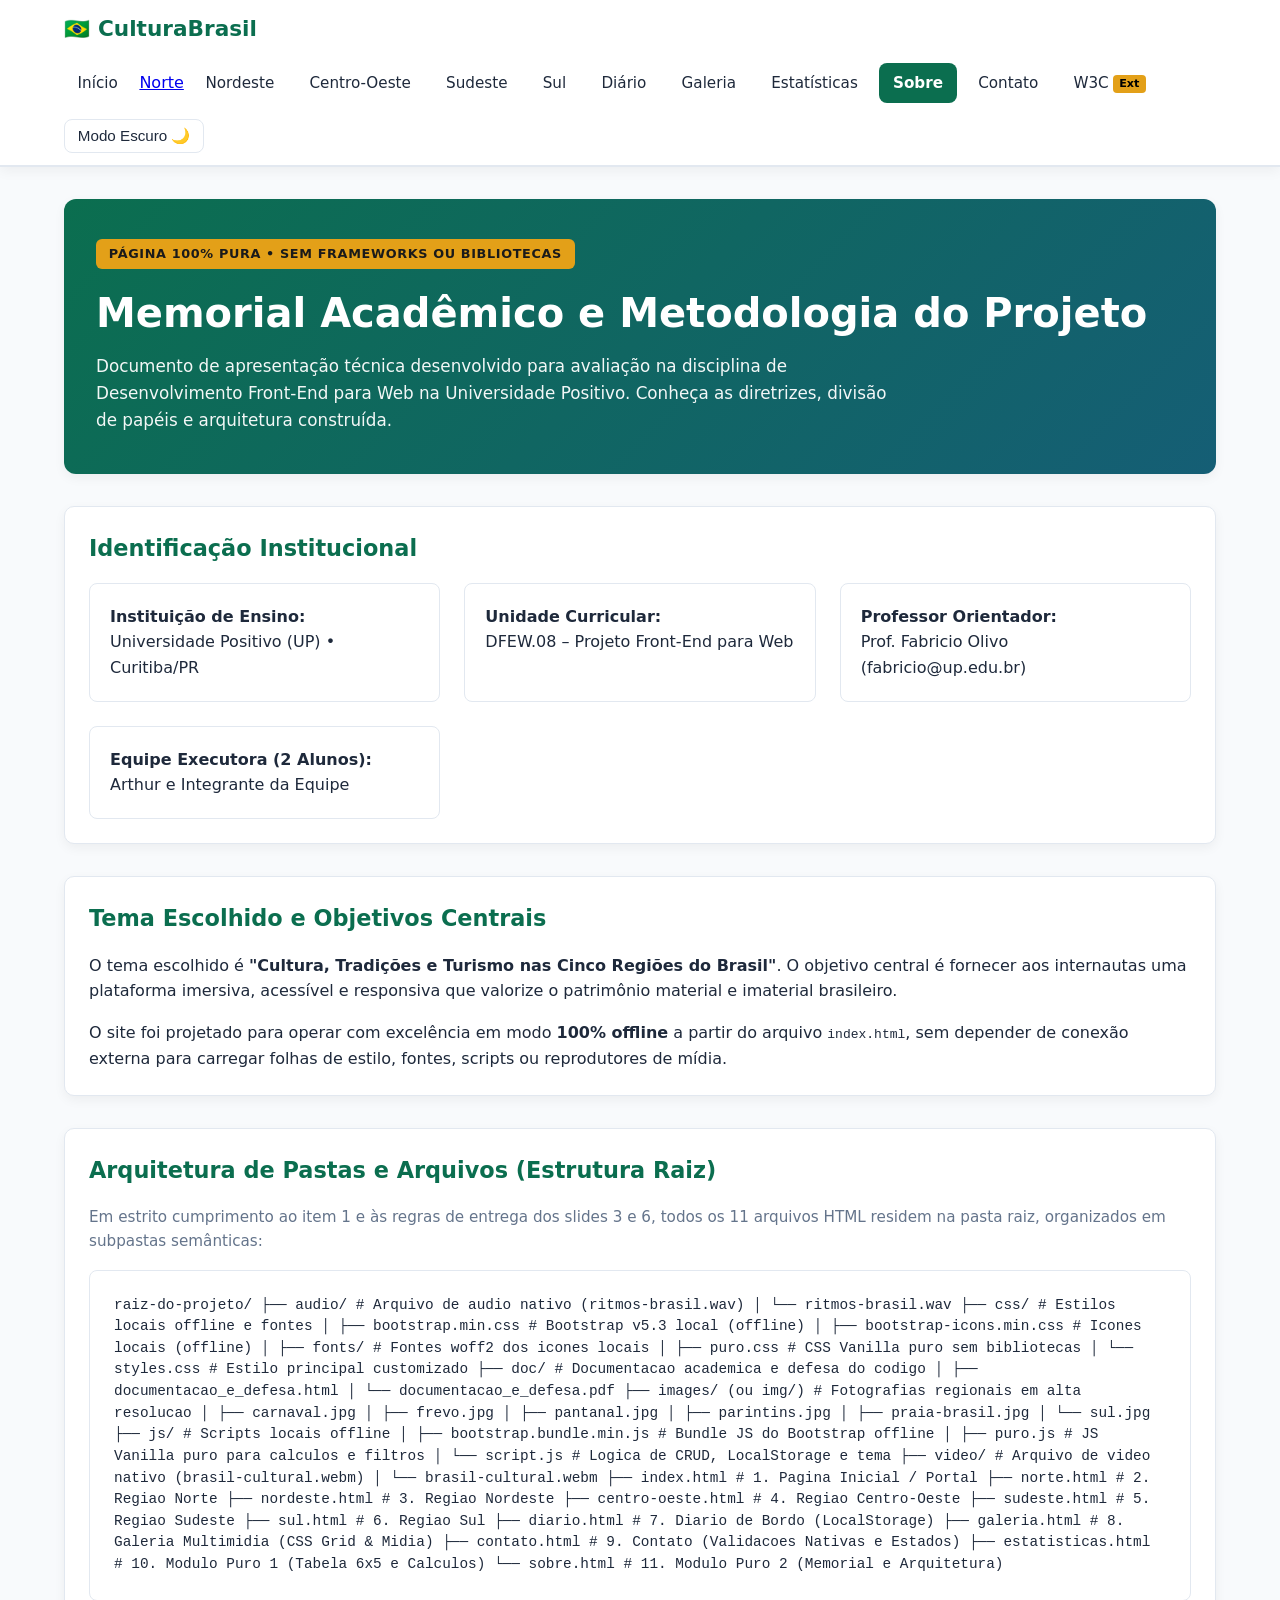
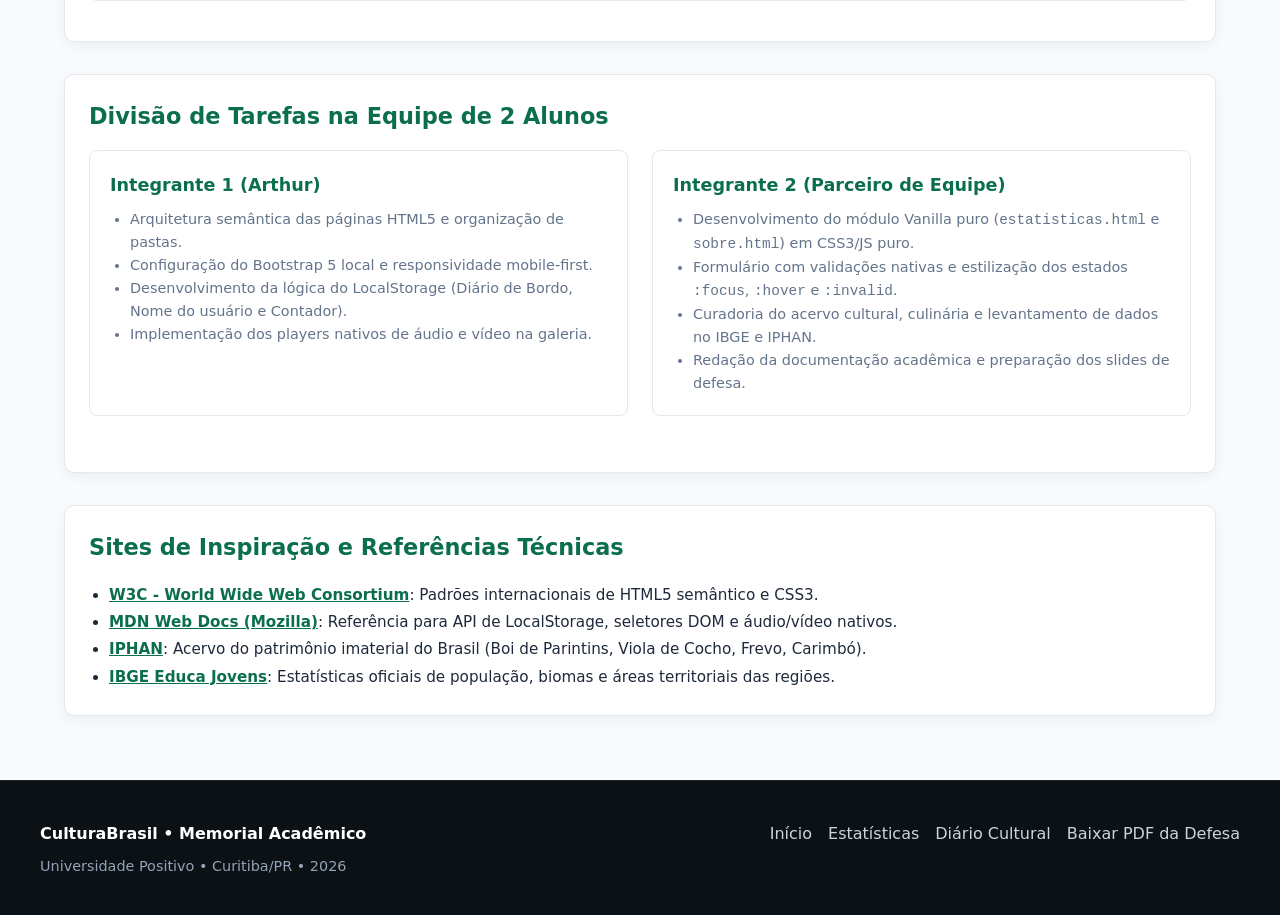
<file: sobre.html>
﻿<!DOCTYPE html>
<html lang="pt-BR" data-theme="light">
<head>
    <meta charset="UTF-8">
    <meta name="viewport" content="width=device-width, initial-scale=1.0">
    <title>Sobre o Projeto (Módulo Puro) | CulturaBrasil</title>
    <link rel="stylesheet" href="css/puro.css">
    <style>
        .puro-diagrama-box {
            background-color: var(--puro-surface);
            border: 1px solid var(--puro-border);
            border-radius: var(--puro-radius);
            padding: 1.5rem;
            font-family: Consolas, "Courier New", monospace;
            font-size: 0.9rem;
            line-height: 1.5;
            color: var(--puro-text);
            overflow-x: auto;
            margin: 1rem 0;
        }
        .puro-tag-pill {
            background-color: rgba(11, 110, 79, 0.1);
            color: var(--puro-primary);
            font-weight: 700;
            padding: 0.25rem 0.6rem;
            border-radius: 4px;
            font-size: 0.8rem;
            display: inline-block;
            margin-right: 0.35rem;
        }
    </style>
</head>
<body>
    <header class="puro-navbar">
        <div class="puro-nav-container">
            <a href="index.html" class="puro-brand">
                <span style="font-size: 1.3rem;">🇧🇷</span> CulturaBrasil
            </a>

            <nav aria-label="Navegação Principal Pura">
                <ul class="puro-nav-menu">
                    <li class="puro-nav-item"><a href="index.html">Início</a></li>
                    <li class="nav-item"><a href="norte.html">Norte</a></li>
                    <li class="puro-nav-item"><a href="nordeste.html">Nordeste</a></li>
                    <li class="puro-nav-item"><a href="centro-oeste.html">Centro-Oeste</a></li>
                    <li class="puro-nav-item"><a href="sudeste.html">Sudeste</a></li>
                    <li class="puro-nav-item"><a href="sul.html">Sul</a></li>
                    <li class="puro-nav-item"><a href="diario.html">Diário</a></li>
                    <li class="puro-nav-item"><a href="galeria.html">Galeria</a></li>
                    <li class="puro-nav-item"><a href="estatisticas.html">Estatísticas</a></li>
                    <li class="puro-nav-item"><a href="sobre.html" class="active">Sobre</a></li>
                    <li class="puro-nav-item"><a href="contato.html">Contato</a></li>
                    <li class="puro-nav-item"><a href="https://www.w3.org/" target="_blank" rel="noopener noreferrer">W3C<span class="puro-external-badge">Ext</span></a></li>
                </ul>
            </nav>

            <div class="puro-controls">
                <button type="button" id="btnTemaPuro" class="puro-theme-btn" title="Alternar tema">
                    Modo Escuro 🌙
                </button>
            </div>
        </div>
    </header>

    <main class="puro-container">
        <section class="puro-banner">
            <span class="puro-badge-vanilla">Página 100% Pura &bull; Sem Frameworks ou Bibliotecas</span>
            <h1>Memorial Acadêmico e Metodologia do Projeto</h1>
            <p>
                Documento de apresentação técnica desenvolvido para avaliação na disciplina de Desenvolvimento Front-End para Web na Universidade Positivo. Conheça as diretrizes, divisão de papéis e arquitetura construída.
            </p>
        </section>

        <section class="puro-card">
            <h2 style="font-size: 1.4rem; font-weight: 700; margin-bottom: 1rem; color: var(--puro-primary);">
                Identificação Institucional
            </h2>
            <div class="puro-grid" style="margin-bottom: 0;">
                <div class="puro-grid-item">
                    <strong>Instituição de Ensino:</strong><br>
                    Universidade Positivo (UP) &bull; Curitiba/PR
                </div>
                <div class="puro-grid-item">
                    <strong>Unidade Curricular:</strong><br>
                    DFEW.08 – Projeto Front-End para Web
                </div>
                <div class="puro-grid-item">
                    <strong>Professor Orientador:</strong><br>
                    Prof. Fabricio Olivo (fabricio@up.edu.br)
                </div>
                <div class="puro-grid-item">
                    <strong>Equipe Executora (2 Alunos):</strong><br>
                    Arthur e Integrante da Equipe
                </div>
            </div>
        </section>

        <section class="puro-card">
            <h2 style="font-size: 1.4rem; font-weight: 700; margin-bottom: 1rem; color: var(--puro-primary);">
                Tema Escolhido e Objetivos Centrais
            </h2>
            <p style="margin-bottom: 1rem;">
                O tema escolhido é <strong>"Cultura, Tradições e Turismo nas Cinco Regiões do Brasil"</strong>. O objetivo central é fornecer aos internautas uma plataforma imersiva, acessível e responsiva que valorize o patrimônio material e imaterial brasileiro.
            </p>
            <p style="margin-bottom: 0;">
                O site foi projetado para operar com excelência em modo <strong>100% offline</strong> a partir do arquivo <code>index.html</code>, sem depender de conexão externa para carregar folhas de estilo, fontes, scripts ou reprodutores de mídia.
            </p>
        </section>

        <section class="puro-card">
            <h2 style="font-size: 1.4rem; font-weight: 700; margin-bottom: 1rem; color: var(--puro-primary);">
                Arquitetura de Pastas e Arquivos (Estrutura Raiz)
            </h2>
            <p style="color: var(--puro-text-muted); font-size: 0.95rem; margin-bottom: 0.5rem;">
                Em estrito cumprimento ao item 1 e às regras de entrega dos slides 3 e 6, todos os 11 arquivos HTML residem na pasta raiz, organizados em subpastas semânticas:
            </p>

            <div class="puro-diagrama-box">
raiz-do-projeto/
├── audio/                      # Arquivo de audio nativo (ritmos-brasil.wav)
│   └── ritmos-brasil.wav
├── css/                        # Estilos locais offline e fontes
│   ├── bootstrap.min.css       # Bootstrap v5.3 local (offline)
│   ├── bootstrap-icons.min.css # Icones locais (offline)
│   ├── fonts/                  # Fontes woff2 dos icones locais
│   ├── puro.css                # CSS Vanilla puro sem bibliotecas
│   └── styles.css              # Estilo principal customizado
├── doc/                        # Documentacao academica e defesa do codigo
│   ├── documentacao_e_defesa.html
│   └── documentacao_e_defesa.pdf
├── images/ (ou img/)           # Fotografias regionais em alta resolucao
│   ├── carnaval.jpg
│   ├── frevo.jpg
│   ├── pantanal.jpg
│   ├── parintins.jpg
│   ├── praia-brasil.jpg
│   └── sul.jpg
├── js/                         # Scripts locais offline
│   ├── bootstrap.bundle.min.js # Bundle JS do Bootstrap offline
│   ├── puro.js                 # JS Vanilla puro para calculos e filtros
│   └── script.js               # Logica de CRUD, LocalStorage e tema
├── video/                      # Arquivo de video nativo (brasil-cultural.webm)
│   └── brasil-cultural.webm
├── index.html                  # 1. Pagina Inicial / Portal
├── norte.html                  # 2. Regiao Norte
├── nordeste.html               # 3. Regiao Nordeste
├── centro-oeste.html           # 4. Regiao Centro-Oeste
├── sudeste.html                # 5. Regiao Sudeste
├── sul.html                    # 6. Regiao Sul
├── diario.html                 # 7. Diario de Bordo (LocalStorage)
├── galeria.html                # 8. Galeria Multimidia (CSS Grid & Midia)
├── contato.html                # 9. Contato (Validacoes Nativas e Estados)
├── estatisticas.html           # 10. Modulo Puro 1 (Tabela 6x5 e Calculos)
└── sobre.html                  # 11. Modulo Puro 2 (Memorial e Arquitetura)
            </div>
        </section>

        <section class="puro-card">
            <h2 style="font-size: 1.4rem; font-weight: 700; margin-bottom: 1rem; color: var(--puro-primary);">
                Divisão de Tarefas na Equipe de 2 Alunos
            </h2>
            <div class="puro-grid">
                <article class="puro-grid-item">
                    <h3 style="font-size: 1.1rem; font-weight: 700; margin-bottom: 0.5rem; color: var(--puro-primary);">Integrante 1 (Arthur)</h3>
                    <ul style="padding-left: 1.25rem; font-size: 0.9rem; color: var(--puro-text-muted);">
                        <li>Arquitetura semântica das páginas HTML5 e organização de pastas.</li>
                        <li>Configuração do Bootstrap 5 local e responsividade mobile-first.</li>
                        <li>Desenvolvimento da lógica do LocalStorage (Diário de Bordo, Nome do usuário e Contador).</li>
                        <li>Implementação dos players nativos de áudio e vídeo na galeria.</li>
                    </ul>
                </article>

                <article class="puro-grid-item">
                    <h3 style="font-size: 1.1rem; font-weight: 700; margin-bottom: 0.5rem; color: var(--puro-primary);">Integrante 2 (Parceiro de Equipe)</h3>
                    <ul style="padding-left: 1.25rem; font-size: 0.9rem; color: var(--puro-text-muted);">
                        <li>Desenvolvimento do módulo Vanilla puro (<code>estatisticas.html</code> e <code>sobre.html</code>) em CSS3/JS puro.</li>
                        <li>Formulário com validações nativas e estilização dos estados <code>:focus</code>, <code>:hover</code> e <code>:invalid</code>.</li>
                        <li>Curadoria do acervo cultural, culinária e levantamento de dados no IBGE e IPHAN.</li>
                        <li>Redação da documentação acadêmica e preparação dos slides de defesa.</li>
                    </ul>
                </article>
            </div>
        </section>

        <section class="puro-card">
            <h2 style="font-size: 1.4rem; font-weight: 700; margin-bottom: 1rem; color: var(--puro-primary);">
                Sites de Inspiração e Referências Técnicas
            </h2>
            <ul style="padding-left: 1.25rem; font-size: 0.95rem; line-height: 1.8;">
                <li><a href="https://www.w3.org/" target="_blank" rel="noopener noreferrer" style="color: var(--puro-primary); font-weight: 600;">W3C - World Wide Web Consortium</a>: Padrões internacionais de HTML5 semântico e CSS3.</li>
                <li><a href="https://developer.mozilla.org/pt-BR/" target="_blank" rel="noopener noreferrer" style="color: var(--puro-primary); font-weight: 600;">MDN Web Docs (Mozilla)</a>: Referência para API de LocalStorage, seletores DOM e áudio/vídeo nativos.</li>
                <li><a href="http://portal.iphan.gov.br/" target="_blank" rel="noopener noreferrer" style="color: var(--puro-primary); font-weight: 600;">IPHAN</a>: Acervo do patrimônio imaterial do Brasil (Boi de Parintins, Viola de Cocho, Frevo, Carimbó).</li>
                <li><a href="https://educa.ibge.gov.br/jovens/conheca-o-brasil/territorio/brasil.html" target="_blank" rel="noopener noreferrer" style="color: var(--puro-primary); font-weight: 600;">IBGE Educa Jovens</a>: Estatísticas oficiais de população, biomas e áreas territoriais das regiões.</li>
            </ul>
        </section>
    </main>

    <footer class="puro-footer">
        <div class="puro-footer-content">
            <div>
                <h4 style="color: #ffffff; margin-bottom: 0.5rem; font-weight: 700;">CulturaBrasil &bull; Memorial Acadêmico</h4>
                <p style="font-size: 0.9rem;">Universidade Positivo &bull; Curitiba/PR &bull; 2026</p>
            </div>
            <div>
                <ul style="list-style: none; display: flex; gap: 1rem; flex-wrap: wrap;">
                    <li><a href="index.html">Início</a></li>
                    <li><a href="estatisticas.html">Estatísticas</a></li>
                    <li><a href="diario.html">Diário Cultural</a></li>
                    <li><a href="doc/documentacao_e_defesa.pdf" target="_blank">Baixar PDF da Defesa</a></li>
                </ul>
            </div>
        </div>
    </footer>

    <script src="js/puro.js"></script>
</body>
</html>
</file>
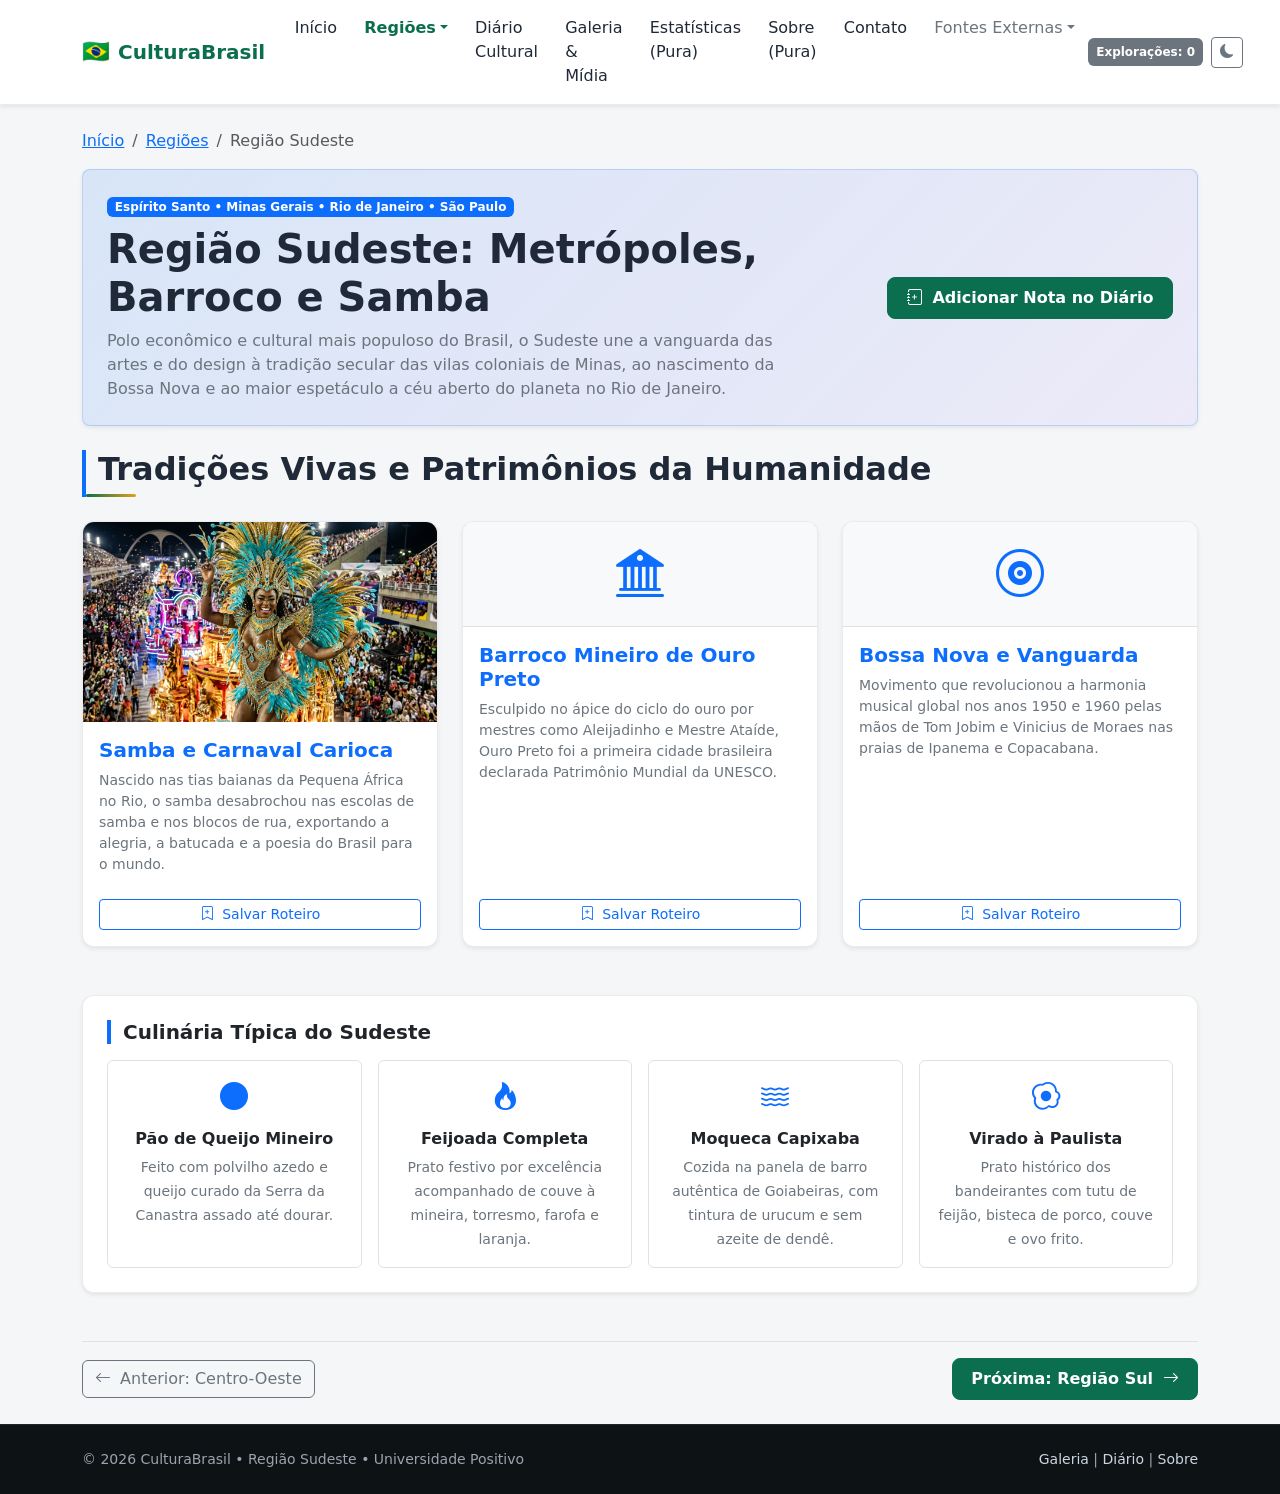
<file: sudeste.html>
﻿<!DOCTYPE html>
<html lang="pt-BR" data-theme="light">
<head>
    <meta charset="UTF-8">
    <meta name="viewport" content="width=device-width, initial-scale=1.0">
    <title>Região Sudeste | CulturaBrasil</title>
    <link rel="stylesheet" href="css/bootstrap.min.css">
    <link rel="stylesheet" href="css/bootstrap-icons.min.css">
    <link rel="stylesheet" href="css/styles.css">
    <style>
        .sudeste-accent {
            border-left: 4px solid #0d6efd;
            padding-left: 0.75rem;
        }
        .prato-card {
            background-color: var(--card-bg-light);
            transition: transform 0.2s ease, border-color 0.2s ease;
        }
        .prato-card:hover {
            transform: translateY(-2px);
            border-color: #0d6efd !important;
        }
    </style>
</head>
<body>
    <header>
        <nav class="navbar navbar-expand-lg sticky-top shadow-sm">
            <div class="container">
                <a class="navbar-brand fw-bold" href="index.html">
                    <span style="font-size: 1.4rem;">🇧🇷</span> CulturaBrasil
                </a>

                <button class="navbar-toggler" type="button" data-bs-toggle="collapse" data-bs-target="#navMenu" aria-controls="navMenu" aria-expanded="false" aria-label="Alternar navegação">
                    <span class="navbar-toggler-icon"></span>
                </button>

                <div class="collapse navbar-collapse" id="navMenu">
                    <ul class="navbar-nav me-auto mb-2 mb-lg-0">
                        <li class="nav-item"><a class="nav-link" href="index.html">Início</a></li>
                        <li class="nav-item dropdown">
                            <a class="nav-link dropdown-toggle active" href="#" role="button" data-bs-toggle="dropdown" aria-expanded="false">Regiões</a>
                            <ul class="dropdown-menu">
                                <li><a class="dropdown-item" href="norte.html">Região Norte</a></li>
                                <li><a class="dropdown-item" href="nordeste.html">Região Nordeste</a></li>
                                <li><a class="dropdown-item" href="centro-oeste.html">Região Centro-Oeste</a></li>
                                <li><a class="dropdown-item active" href="sudeste.html">Região Sudeste</a></li>
                                <li><a class="dropdown-item" href="sul.html">Região Sul</a></li>
                            </ul>
                        </li>
                        <li class="nav-item"><a class="nav-link" href="diario.html">Diário Cultural</a></li>
                        <li class="nav-item"><a class="nav-link" href="galeria.html">Galeria & Mídia</a></li>
                        <li class="nav-item"><a class="nav-link" href="estatisticas.html">Estatísticas (Pura)</a></li>
                        <li class="nav-item"><a class="nav-link" href="sobre.html">Sobre (Pura)</a></li>
                        <li class="nav-item"><a class="nav-link" href="contato.html">Contato</a></li>
                        <li class="nav-item dropdown">
                            <a class="nav-link dropdown-toggle text-secondary" href="#" role="button" data-bs-toggle="dropdown">Fontes Externas</a>
                            <ul class="dropdown-menu">
                                <li><a class="dropdown-item" href="https://www.w3.org/" target="_blank" rel="noopener noreferrer"><i class="bi bi-box-arrow-up-right me-1"></i> W3C Standards</a></li>
                                <li><a class="dropdown-item" href="http://portal.iphan.gov.br/" target="_blank" rel="noopener noreferrer"><i class="bi bi-box-arrow-up-right me-1"></i> IPHAN</a></li>
                                <li><a class="dropdown-item" href="https://educa.ibge.gov.br/jovens/conheca-o-brasil/territorio/brasil.html" target="_blank" rel="noopener noreferrer"><i class="bi bi-box-arrow-up-right me-1"></i> IBGE Educa</a></li>
                            </ul>
                        </li>
                    </ul>

                    <div class="d-flex align-items-center gap-2">
                        <span id="navUserBadge" class="badge bg-success d-none">Visitante</span>
                        <span class="badge bg-secondary p-2">Explorações: <span class="contador-exploracoes-valor">0</span></span>
                        <button class="btn btn-outline-secondary btn-sm" id="themeToggleBtn" type="button" title="Alternar Modo Claro/Escuro">
                            <i class="bi bi-moon-fill" id="themeIcon"></i>
                        </button>
                    </div>
                </div>
            </div>
        </nav>
    </header>

    <main class="container my-4">
        <nav aria-label="breadcrumb">
            <ol class="breadcrumb">
                <li class="breadcrumb-item"><a href="index.html">Início</a></li>
                <li class="breadcrumb-item"><a href="#">Regiões</a></li>
                <li class="breadcrumb-item active" aria-current="page">Região Sudeste</li>
            </ol>
        </nav>

        <section class="p-4 mb-4 rounded-3 shadow-sm" style="background: linear-gradient(135deg, rgba(13, 110, 253, 0.12) 0%, rgba(102, 16, 242, 0.05) 100%); border: 1px solid rgba(13, 110, 253, 0.2);">
            <div class="row align-items-center">
                <div class="col-lg-8">
                    <span class="badge bg-primary mb-2">Espírito Santo &bull; Minas Gerais &bull; Rio de Janeiro &bull; São Paulo</span>
                    <h1 class="fw-bold mb-2">Região Sudeste: Metrópoles, Barroco e Samba</h1>
                    <p class="text-secondary mb-0">
                        Polo econômico e cultural mais populoso do Brasil, o Sudeste une a vanguarda das artes e do design à tradição secular das vilas coloniais de Minas, ao nascimento da Bossa Nova e ao maior espetáculo a céu aberto do planeta no Rio de Janeiro.
                    </p>
                </div>
                <div class="col-lg-4 text-lg-end mt-3 mt-lg-0">
                    <a href="diario.html" class="btn btn-primary fw-bold">
                        <i class="bi bi-journal-plus me-1"></i> Adicionar Nota no Diário
                    </a>
                </div>
            </div>
        </section>

        <section class="mb-5">
            <h2 class="section-title sudeste-accent">Tradições Vivas e Patrimônios da Humanidade</h2>
            <div class="row g-4">
                <article class="col-md-4">
                    <div class="card h-100 shadow-sm">
                        <img src="images/carnaval.jpg" class="card-img-top" alt="Escolas de samba no Sambódromo">
                        <div class="card-body d-flex flex-column">
                            <h3 class="card-title h5 fw-bold text-primary">Samba e Carnaval Carioca</h3>
                            <p class="card-text text-secondary small flex-grow-1">
                                Nascido nas tias baianas da Pequena África no Rio, o samba desabrochou nas escolas de samba e nos blocos de rua, exportando a alegria, a batucada e a poesia do Brasil para o mundo.
                            </p>
                            <a href="diario.html" class="btn btn-outline-primary btn-sm mt-2">
                                <i class="bi bi-bookmark-plus me-1"></i> Salvar Roteiro
                            </a>
                        </div>
                    </div>
                </article>

                <article class="col-md-4">
                    <div class="card h-100 shadow-sm">
                        <div class="p-3 bg-body-tertiary border-bottom text-center">
                            <i class="bi bi-bank2 text-primary" style="font-size: 3rem;"></i>
                        </div>
                        <div class="card-body d-flex flex-column">
                            <h3 class="card-title h5 fw-bold text-primary">Barroco Mineiro de Ouro Preto</h3>
                            <p class="card-text text-secondary small flex-grow-1">
                                Esculpido no ápice do ciclo do ouro por mestres como Aleijadinho e Mestre Ataíde, Ouro Preto foi a primeira cidade brasileira declarada Patrimônio Mundial da UNESCO.
                            </p>
                            <a href="diario.html" class="btn btn-outline-primary btn-sm mt-2">
                                <i class="bi bi-bookmark-plus me-1"></i> Salvar Roteiro
                            </a>
                        </div>
                    </div>
                </article>

                <article class="col-md-4">
                    <div class="card h-100 shadow-sm">
                        <div class="p-3 bg-body-tertiary border-bottom text-center">
                            <i class="bi bi-vinyl text-primary" style="font-size: 3rem;"></i>
                        </div>
                        <div class="card-body d-flex flex-column">
                            <h3 class="card-title h5 fw-bold text-primary">Bossa Nova e Vanguarda</h3>
                            <p class="card-text text-secondary small flex-grow-1">
                                Movimento que revolucionou a harmonia musical global nos anos 1950 e 1960 pelas mãos de Tom Jobim e Vinicius de Moraes nas praias de Ipanema e Copacabana.
                            </p>
                            <a href="diario.html" class="btn btn-outline-primary btn-sm mt-2">
                                <i class="bi bi-bookmark-plus me-1"></i> Salvar Roteiro
                            </a>
                        </div>
                    </div>
                </article>
            </div>
        </section>

        <section class="card p-4 shadow-sm mb-5">
            <h2 class="h5 fw-bold mb-3 sudeste-accent">Culinária Típica do Sudeste</h2>
            <div class="row g-3 text-center">
                <div class="col-md-3 col-6">
                    <div class="p-3 border rounded prato-card h-100">
                        <i class="bi bi-circle-fill text-primary fs-3 mb-2 d-block"></i>
                        <strong class="d-block mb-1">Pão de Queijo Mineiro</strong>
                        <small class="text-secondary">Feito com polvilho azedo e queijo curado da Serra da Canastra assado até dourar.</small>
                    </div>
                </div>
                <div class="col-md-3 col-6">
                    <div class="p-3 border rounded prato-card h-100">
                        <i class="bi bi-fire text-primary fs-3 mb-2 d-block"></i>
                        <strong class="d-block mb-1">Feijoada Completa</strong>
                        <small class="text-secondary">Prato festivo por excelência acompanhado de couve à mineira, torresmo, farofa e laranja.</small>
                    </div>
                </div>
                <div class="col-md-3 col-6">
                    <div class="p-3 border rounded prato-card h-100">
                        <i class="bi bi-water text-primary fs-3 mb-2 d-block"></i>
                        <strong class="d-block mb-1">Moqueca Capixaba</strong>
                        <small class="text-secondary">Cozida na panela de barro autêntica de Goiabeiras, com tintura de urucum e sem azeite de dendê.</small>
                    </div>
                </div>
                <div class="col-md-3 col-6">
                    <div class="p-3 border rounded prato-card h-100">
                        <i class="bi bi-egg-fried text-primary fs-3 mb-2 d-block"></i>
                        <strong class="d-block mb-1">Virado à Paulista</strong>
                        <small class="text-secondary">Prato histórico dos bandeirantes com tutu de feijão, bisteca de porco, couve e ovo frito.</small>
                    </div>
                </div>
            </div>
        </section>

        <aside class="d-flex justify-content-between align-items-center flex-wrap gap-2 pt-3 border-top">
            <a href="centro-oeste.html" class="btn btn-outline-secondary">
                <i class="bi bi-arrow-left me-1"></i> Anterior: Centro-Oeste
            </a>
            <a href="sul.html" class="btn btn-primary">
                Próxima: Região Sul <i class="bi bi-arrow-right ms-1"></i>
            </a>
        </aside>
    </main>

    <footer class="py-4 text-center">
        <div class="container">
            <div class="d-flex justify-content-between align-items-center flex-wrap gap-2">
                <span class="small">&copy; 2026 CulturaBrasil &bull; Região Sudeste &bull; Universidade Positivo</span>
                <span class="small"><a href="galeria.html">Galeria</a> | <a href="diario.html">Diário</a> | <a href="sobre.html">Sobre</a></span>
            </div>
        </div>
    </footer>

    <script src="js/bootstrap.bundle.min.js"></script>
    <script src="js/script.js"></script>
</body>
</html>
</file>
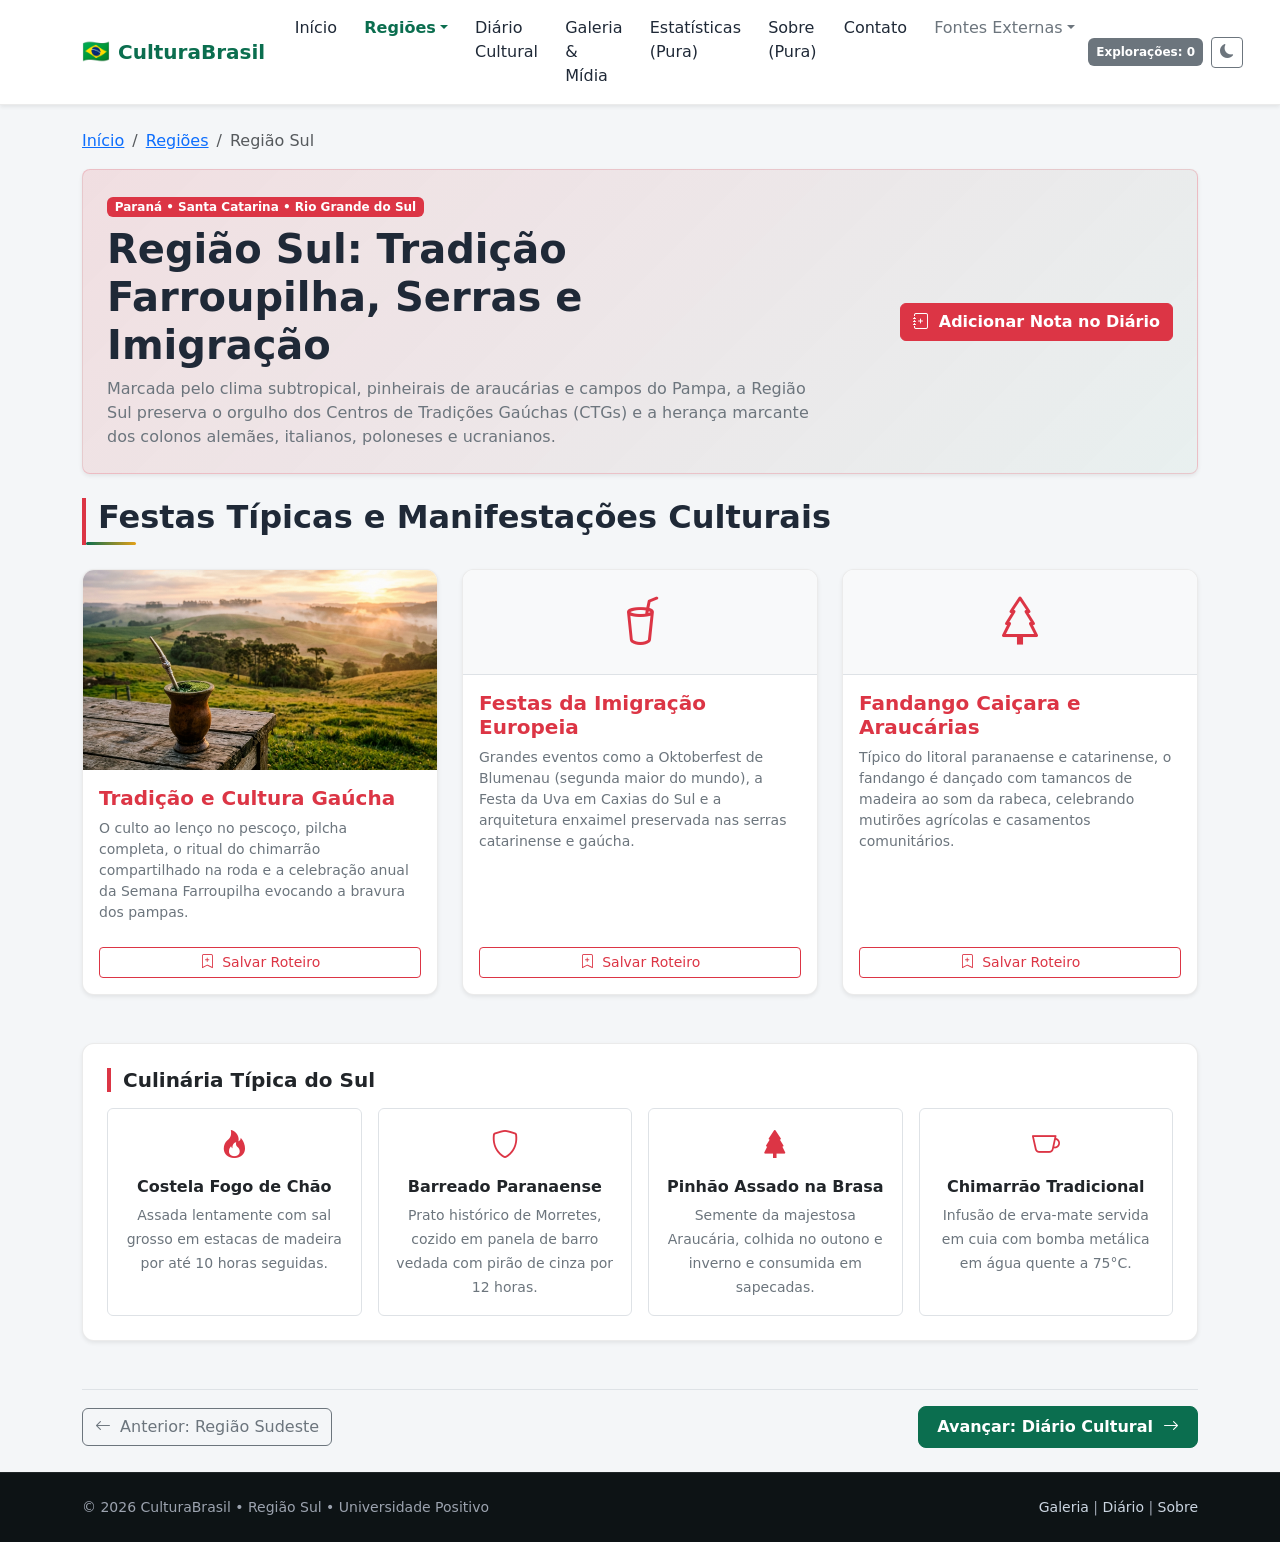
<file: sul.html>
﻿<!DOCTYPE html>
<html lang="pt-BR" data-theme="light">
<head>
    <meta charset="UTF-8">
    <meta name="viewport" content="width=device-width, initial-scale=1.0">
    <title>Região Sul | CulturaBrasil</title>
    <link rel="stylesheet" href="css/bootstrap.min.css">
    <link rel="stylesheet" href="css/bootstrap-icons.min.css">
    <link rel="stylesheet" href="css/styles.css">
    <style>
        .sul-accent {
            border-left: 4px solid #dc3545;
            padding-left: 0.75rem;
        }
        .prato-card {
            background-color: var(--card-bg-light);
            transition: transform 0.2s ease, border-color 0.2s ease;
        }
        .prato-card:hover {
            transform: translateY(-2px);
            border-color: #dc3545 !important;
        }
    </style>
</head>
<body>
    <header>
        <nav class="navbar navbar-expand-lg sticky-top shadow-sm">
            <div class="container">
                <a class="navbar-brand fw-bold" href="index.html">
                    <span style="font-size: 1.4rem;">🇧🇷</span> CulturaBrasil
                </a>

                <button class="navbar-toggler" type="button" data-bs-toggle="collapse" data-bs-target="#navMenu" aria-controls="navMenu" aria-expanded="false" aria-label="Alternar navegação">
                    <span class="navbar-toggler-icon"></span>
                </button>

                <div class="collapse navbar-collapse" id="navMenu">
                    <ul class="navbar-nav me-auto mb-2 mb-lg-0">
                        <li class="nav-item"><a class="nav-link" href="index.html">Início</a></li>
                        <li class="nav-item dropdown">
                            <a class="nav-link dropdown-toggle active" href="#" role="button" data-bs-toggle="dropdown" aria-expanded="false">Regiões</a>
                            <ul class="dropdown-menu">
                                <li><a class="dropdown-item" href="norte.html">Região Norte</a></li>
                                <li><a class="dropdown-item" href="nordeste.html">Região Nordeste</a></li>
                                <li><a class="dropdown-item" href="centro-oeste.html">Região Centro-Oeste</a></li>
                                <li><a class="dropdown-item" href="sudeste.html">Região Sudeste</a></li>
                                <li><a class="dropdown-item active" href="sul.html">Região Sul</a></li>
                            </ul>
                        </li>
                        <li class="nav-item"><a class="nav-link" href="diario.html">Diário Cultural</a></li>
                        <li class="nav-item"><a class="nav-link" href="galeria.html">Galeria & Mídia</a></li>
                        <li class="nav-item"><a class="nav-link" href="estatisticas.html">Estatísticas (Pura)</a></li>
                        <li class="nav-item"><a class="nav-link" href="sobre.html">Sobre (Pura)</a></li>
                        <li class="nav-item"><a class="nav-link" href="contato.html">Contato</a></li>
                        <li class="nav-item dropdown">
                            <a class="nav-link dropdown-toggle text-secondary" href="#" role="button" data-bs-toggle="dropdown">Fontes Externas</a>
                            <ul class="dropdown-menu">
                                <li><a class="dropdown-item" href="https://www.w3.org/" target="_blank" rel="noopener noreferrer"><i class="bi bi-box-arrow-up-right me-1"></i> W3C Standards</a></li>
                                <li><a class="dropdown-item" href="http://portal.iphan.gov.br/" target="_blank" rel="noopener noreferrer"><i class="bi bi-box-arrow-up-right me-1"></i> IPHAN</a></li>
                                <li><a class="dropdown-item" href="https://educa.ibge.gov.br/jovens/conheca-o-brasil/territorio/brasil.html" target="_blank" rel="noopener noreferrer"><i class="bi bi-box-arrow-up-right me-1"></i> IBGE Educa</a></li>
                            </ul>
                        </li>
                    </ul>

                    <div class="d-flex align-items-center gap-2">
                        <span id="navUserBadge" class="badge bg-success d-none">Visitante</span>
                        <span class="badge bg-secondary p-2">Explorações: <span class="contador-exploracoes-valor">0</span></span>
                        <button class="btn btn-outline-secondary btn-sm" id="themeToggleBtn" type="button" title="Alternar Modo Claro/Escuro">
                            <i class="bi bi-moon-fill" id="themeIcon"></i>
                        </button>
                    </div>
                </div>
            </div>
        </nav>
    </header>

    <main class="container my-4">
        <nav aria-label="breadcrumb">
            <ol class="breadcrumb">
                <li class="breadcrumb-item"><a href="index.html">Início</a></li>
                <li class="breadcrumb-item"><a href="#">Regiões</a></li>
                <li class="breadcrumb-item active" aria-current="page">Região Sul</li>
            </ol>
        </nav>

        <section class="p-4 mb-4 rounded-3 shadow-sm" style="background: linear-gradient(135deg, rgba(220, 53, 69, 0.12) 0%, rgba(25, 135, 84, 0.05) 100%); border: 1px solid rgba(220, 53, 69, 0.2);">
            <div class="row align-items-center">
                <div class="col-lg-8">
                    <span class="badge bg-danger mb-2">Paraná &bull; Santa Catarina &bull; Rio Grande do Sul</span>
                    <h1 class="fw-bold mb-2">Região Sul: Tradição Farroupilha, Serras e Imigração</h1>
                    <p class="text-secondary mb-0">
                        Marcada pelo clima subtropical, pinheirais de araucárias e campos do Pampa, a Região Sul preserva o orgulho dos Centros de Tradições Gaúchas (CTGs) e a herança marcante dos colonos alemães, italianos, poloneses e ucranianos.
                    </p>
                </div>
                <div class="col-lg-4 text-lg-end mt-3 mt-lg-0">
                    <a href="diario.html" class="btn btn-danger fw-bold">
                        <i class="bi bi-journal-plus me-1"></i> Adicionar Nota no Diário
                    </a>
                </div>
            </div>
        </section>

        <section class="mb-5">
            <h2 class="section-title sul-accent">Festas Típicas e Manifestações Culturais</h2>
            <div class="row g-4">
                <article class="col-md-4">
                    <div class="card h-100 shadow-sm">
                        <img src="images/sul.jpg" class="card-img-top" alt="Paisagem e tradição da Região Sul">
                        <div class="card-body d-flex flex-column">
                            <h3 class="card-title h5 fw-bold text-danger">Tradição e Cultura Gaúcha</h3>
                            <p class="card-text text-secondary small flex-grow-1">
                                O culto ao lenço no pescoço, pilcha completa, o ritual do chimarrão compartilhado na roda e a celebração anual da Semana Farroupilha evocando a bravura dos pampas.
                            </p>
                            <a href="diario.html" class="btn btn-outline-danger btn-sm mt-2">
                                <i class="bi bi-bookmark-plus me-1"></i> Salvar Roteiro
                            </a>
                        </div>
                    </div>
                </article>

                <article class="col-md-4">
                    <div class="card h-100 shadow-sm">
                        <div class="p-3 bg-body-tertiary border-bottom text-center">
                            <i class="bi bi-cup-straw text-danger" style="font-size: 3rem;"></i>
                        </div>
                        <div class="card-body d-flex flex-column">
                            <h3 class="card-title h5 fw-bold text-danger">Festas da Imigração Europeia</h3>
                            <p class="card-text text-secondary small flex-grow-1">
                                Grandes eventos como a Oktoberfest de Blumenau (segunda maior do mundo), a Festa da Uva em Caxias do Sul e a arquitetura enxaimel preservada nas serras catarinense e gaúcha.
                            </p>
                            <a href="diario.html" class="btn btn-outline-danger btn-sm mt-2">
                                <i class="bi bi-bookmark-plus me-1"></i> Salvar Roteiro
                            </a>
                        </div>
                    </div>
                </article>

                <article class="col-md-4">
                    <div class="card h-100 shadow-sm">
                        <div class="p-3 bg-body-tertiary border-bottom text-center">
                            <i class="bi bi-tree text-danger" style="font-size: 3rem;"></i>
                        </div>
                        <div class="card-body d-flex flex-column">
                            <h3 class="card-title h5 fw-bold text-danger">Fandango Caiçara e Araucárias</h3>
                            <p class="card-text text-secondary small flex-grow-1">
                                Típico do litoral paranaense e catarinense, o fandango é dançado com tamancos de madeira ao som da rabeca, celebrando mutirões agrícolas e casamentos comunitários.
                            </p>
                            <a href="diario.html" class="btn btn-outline-danger btn-sm mt-2">
                                <i class="bi bi-bookmark-plus me-1"></i> Salvar Roteiro
                            </a>
                        </div>
                    </div>
                </article>
            </div>
        </section>

        <section class="card p-4 shadow-sm mb-5">
            <h2 class="h5 fw-bold mb-3 sul-accent">Culinária Típica do Sul</h2>
            <div class="row g-3 text-center">
                <div class="col-md-3 col-6">
                    <div class="p-3 border rounded prato-card h-100">
                        <i class="bi bi-fire text-danger fs-3 mb-2 d-block"></i>
                        <strong class="d-block mb-1">Costela Fogo de Chão</strong>
                        <small class="text-secondary">Assada lentamente com sal grosso em estacas de madeira por até 10 horas seguidas.</small>
                    </div>
                </div>
                <div class="col-md-3 col-6">
                    <div class="p-3 border rounded prato-card h-100">
                        <i class="bi bi-shield text-danger fs-3 mb-2 d-block"></i>
                        <strong class="d-block mb-1">Barreado Paranaense</strong>
                        <small class="text-secondary">Prato histórico de Morretes, cozido em panela de barro vedada com pirão de cinza por 12 horas.</small>
                    </div>
                </div>
                <div class="col-md-3 col-6">
                    <div class="p-3 border rounded prato-card h-100">
                        <i class="bi bi-tree-fill text-danger fs-3 mb-2 d-block"></i>
                        <strong class="d-block mb-1">Pinhão Assado na Brasa</strong>
                        <small class="text-secondary">Semente da majestosa Araucária, colhida no outono e inverno e consumida em sapecadas.</small>
                    </div>
                </div>
                <div class="col-md-3 col-6">
                    <div class="p-3 border rounded prato-card h-100">
                        <i class="bi bi-cup text-danger fs-3 mb-2 d-block"></i>
                        <strong class="d-block mb-1">Chimarrão Tradicional</strong>
                        <small class="text-secondary">Infusão de erva-mate servida em cuia com bomba metálica em água quente a 75°C.</small>
                    </div>
                </div>
            </div>
        </section>

        <aside class="d-flex justify-content-between align-items-center flex-wrap gap-2 pt-3 border-top">
            <a href="sudeste.html" class="btn btn-outline-secondary">
                <i class="bi bi-arrow-left me-1"></i> Anterior: Região Sudeste
            </a>
            <a href="diario.html" class="btn btn-primary">
                Avançar: Diário Cultural <i class="bi bi-arrow-right ms-1"></i>
            </a>
        </aside>
    </main>

    <footer class="py-4 text-center">
        <div class="container">
            <div class="d-flex justify-content-between align-items-center flex-wrap gap-2">
                <span class="small">&copy; 2026 CulturaBrasil &bull; Região Sul &bull; Universidade Positivo</span>
                <span class="small"><a href="galeria.html">Galeria</a> | <a href="diario.html">Diário</a> | <a href="sobre.html">Sobre</a></span>
            </div>
        </div>
    </footer>

    <script src="js/bootstrap.bundle.min.js"></script>
    <script src="js/script.js"></script>
</body>
</html>
</file>
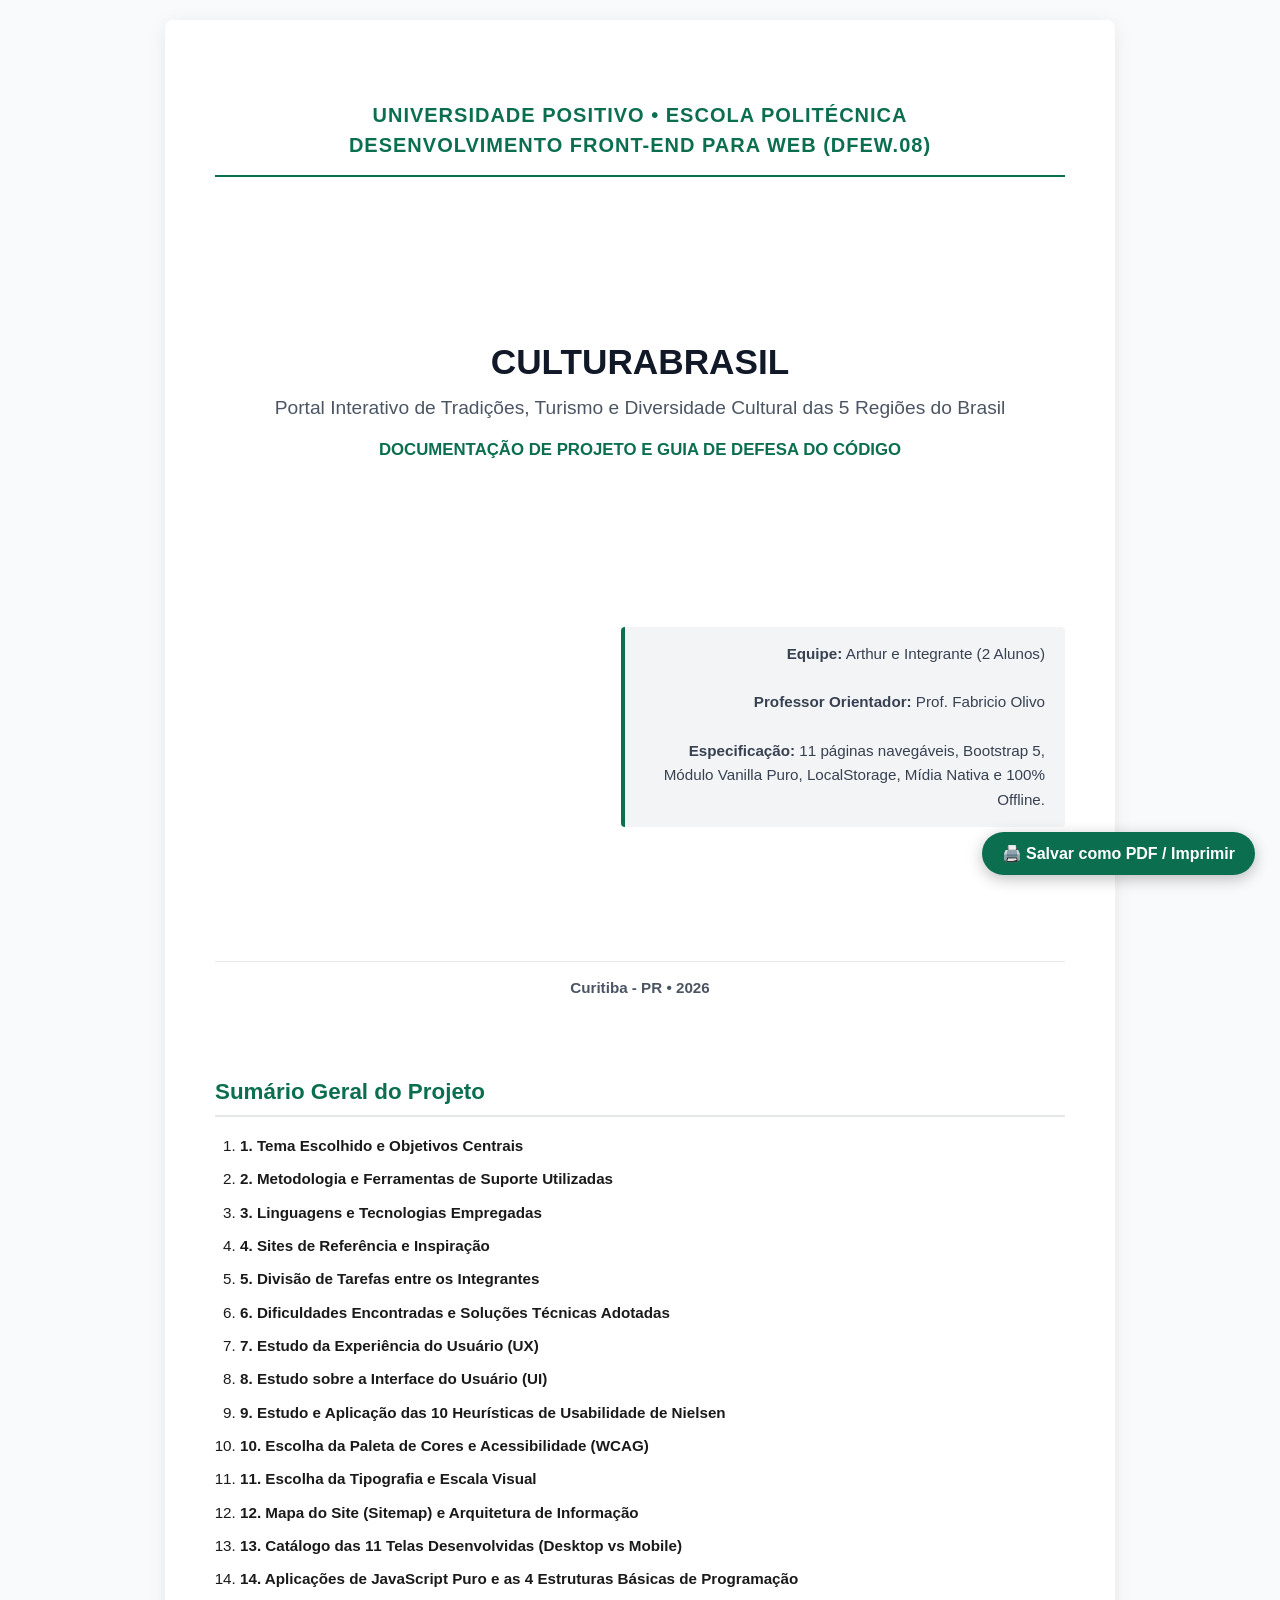
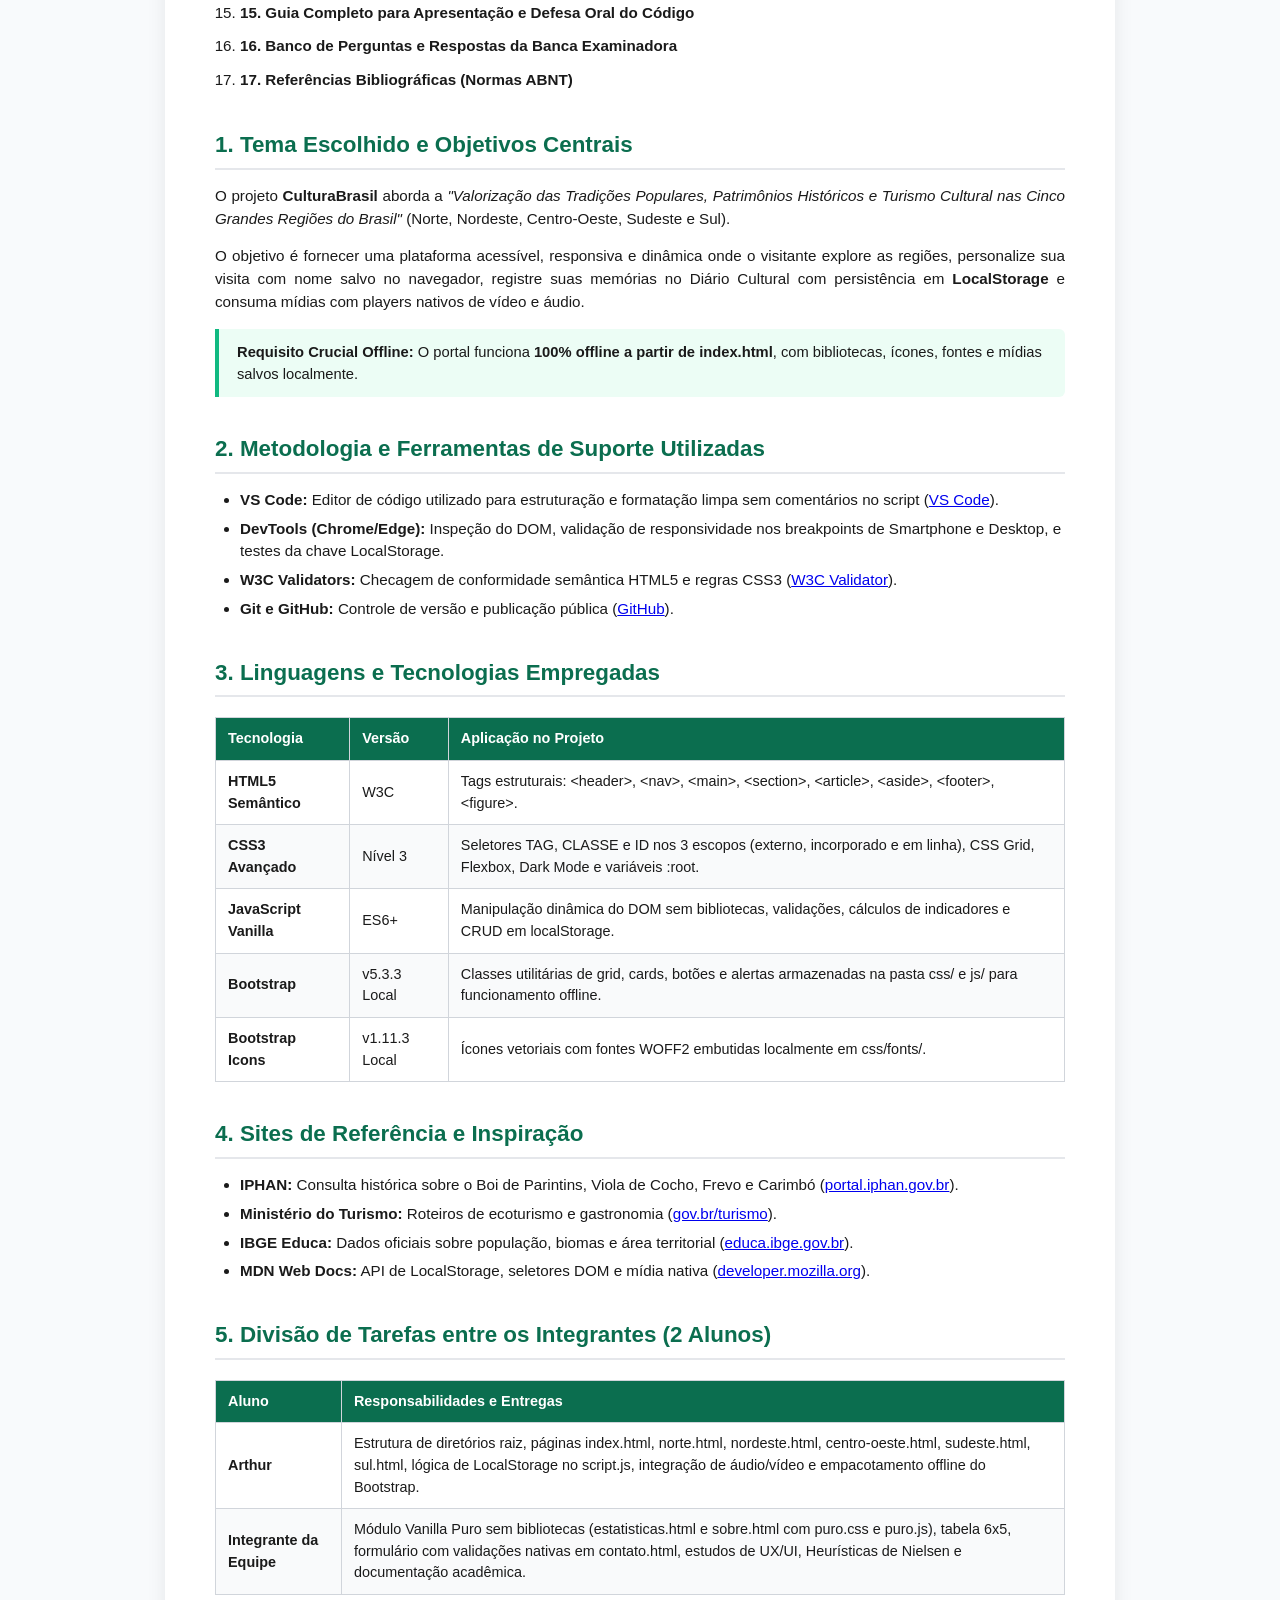
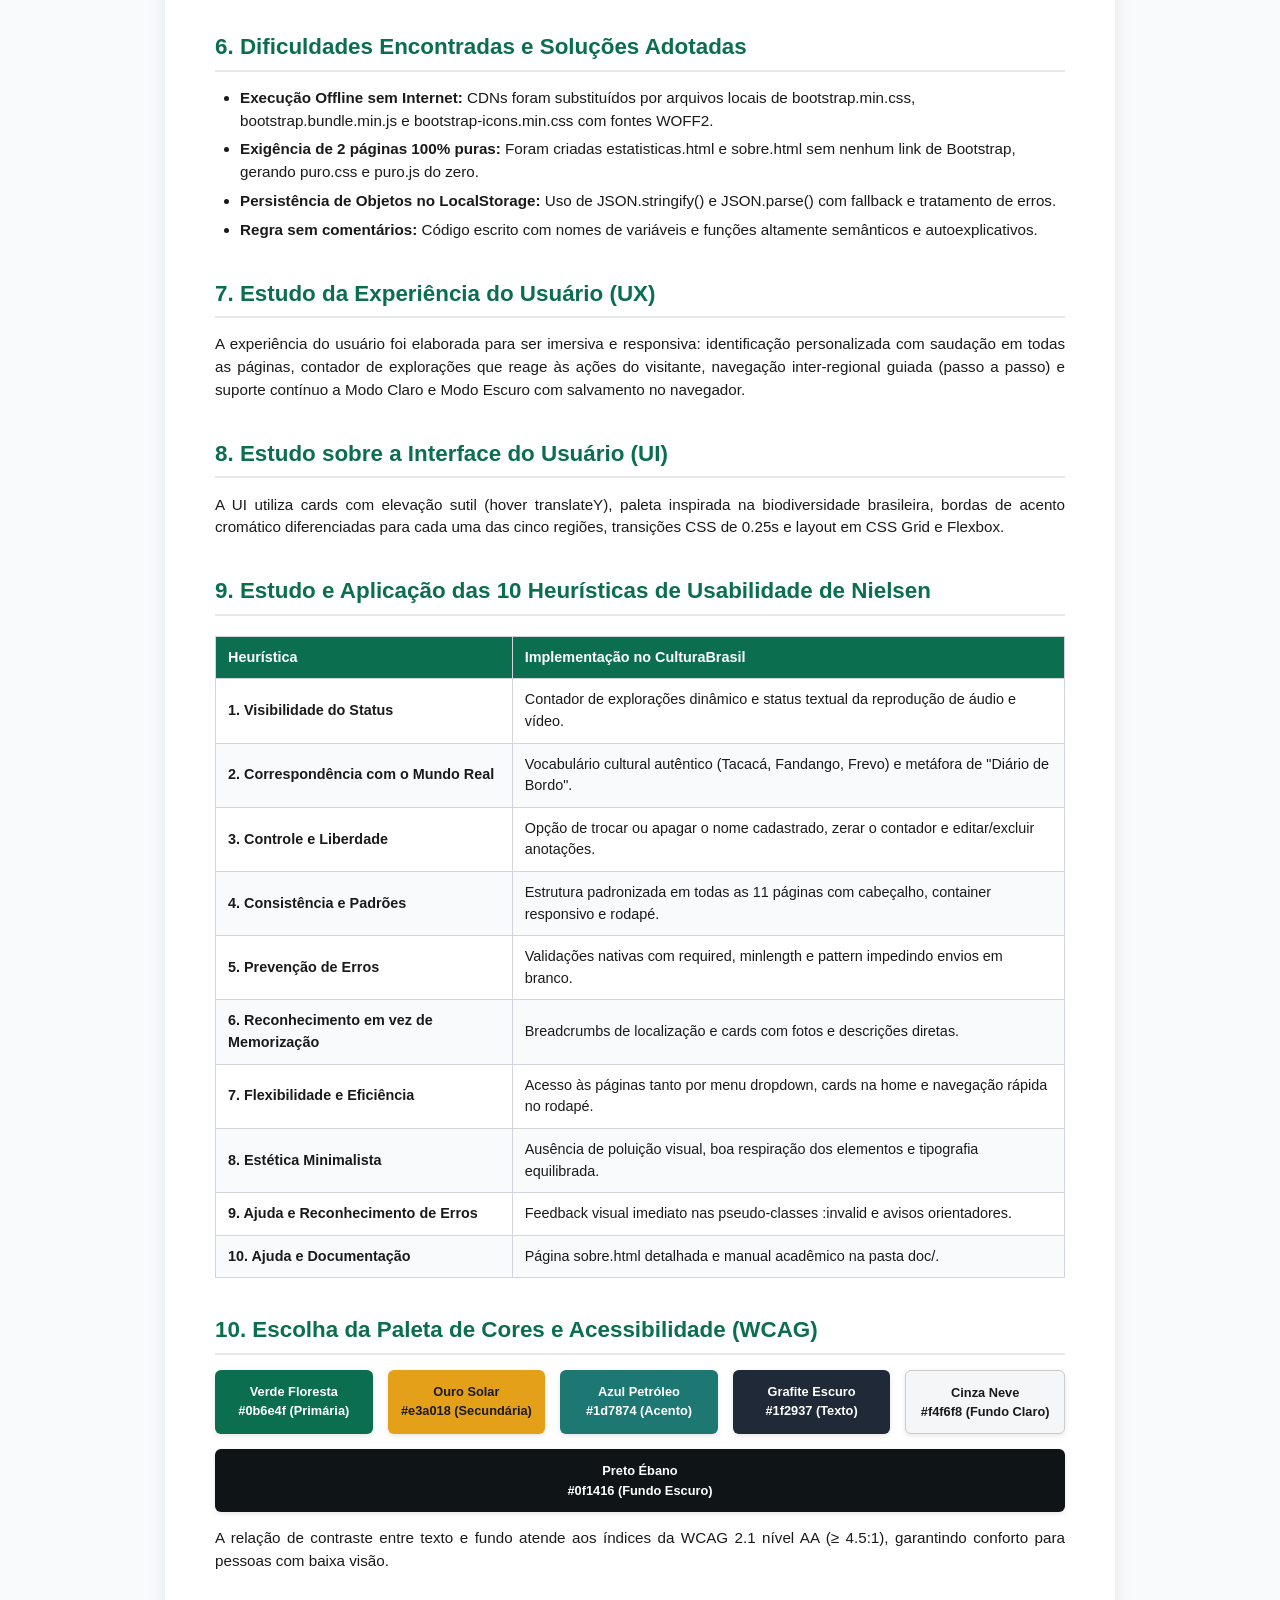
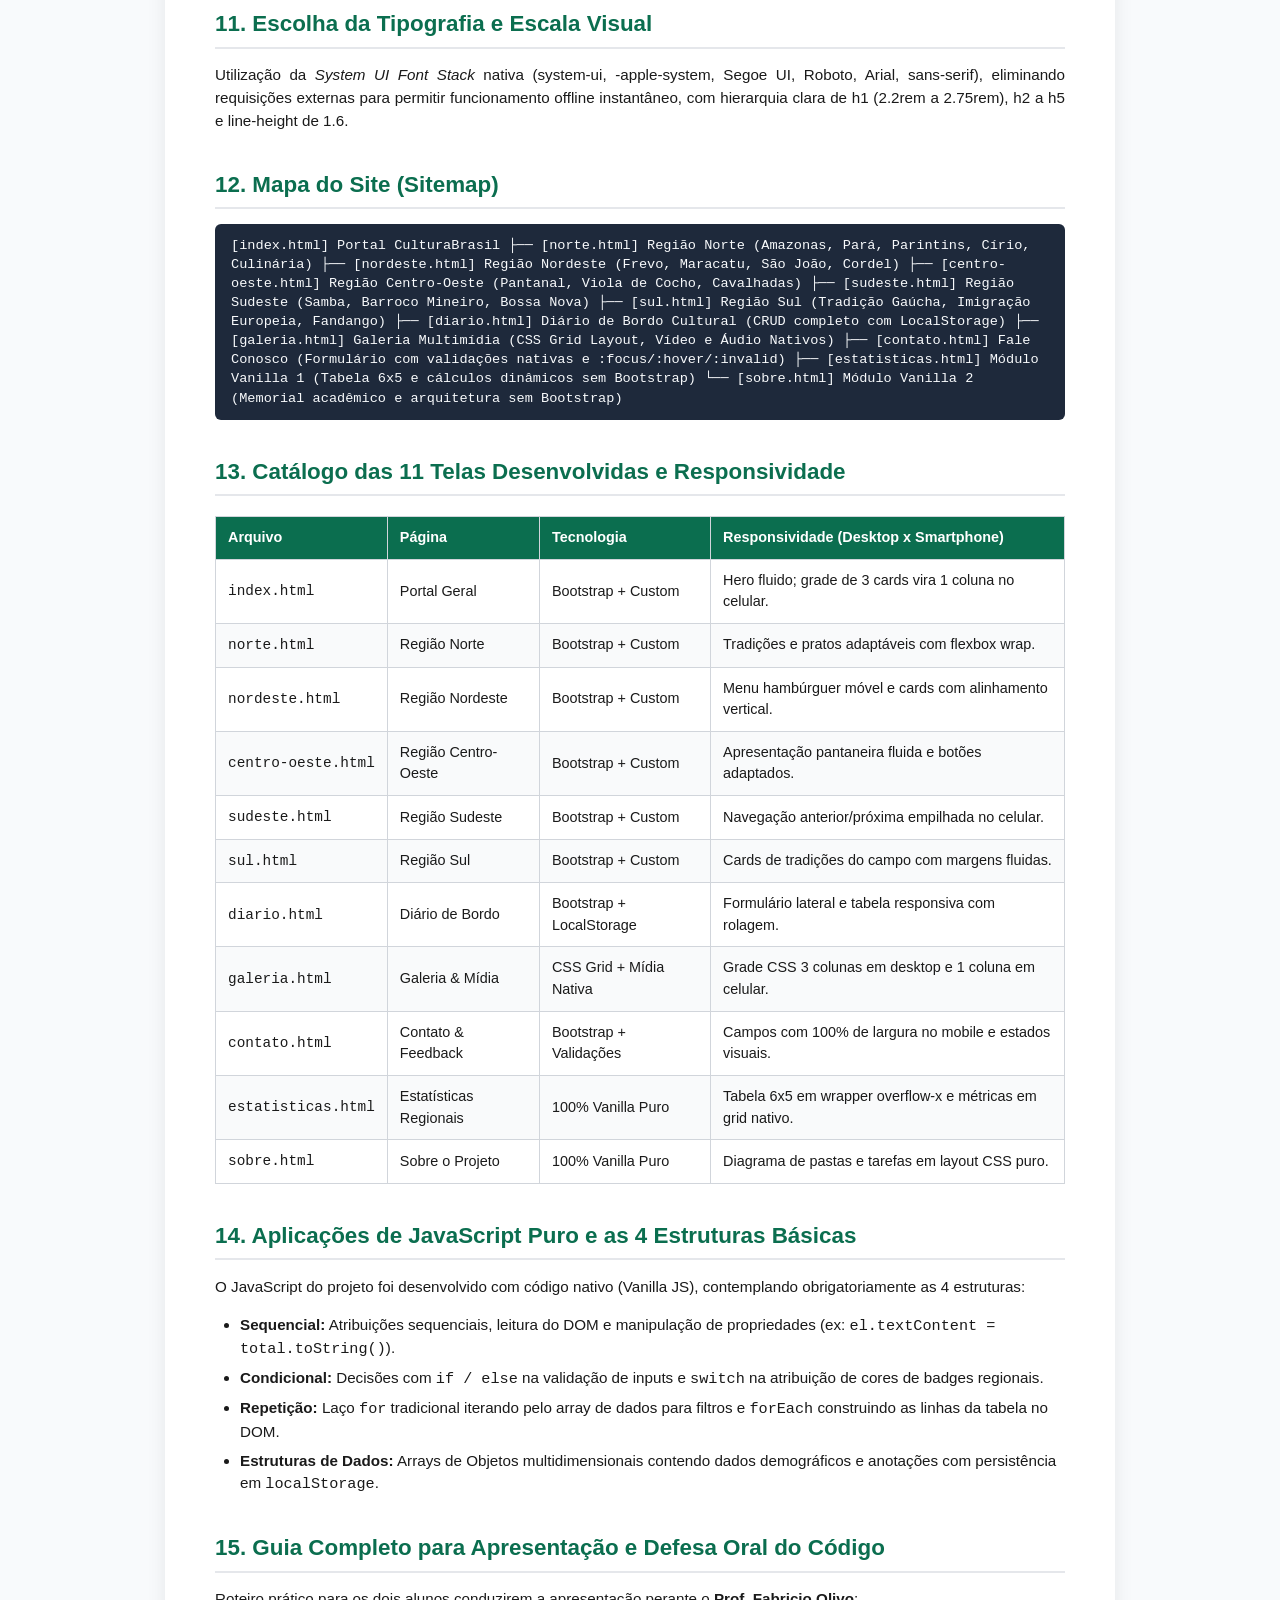
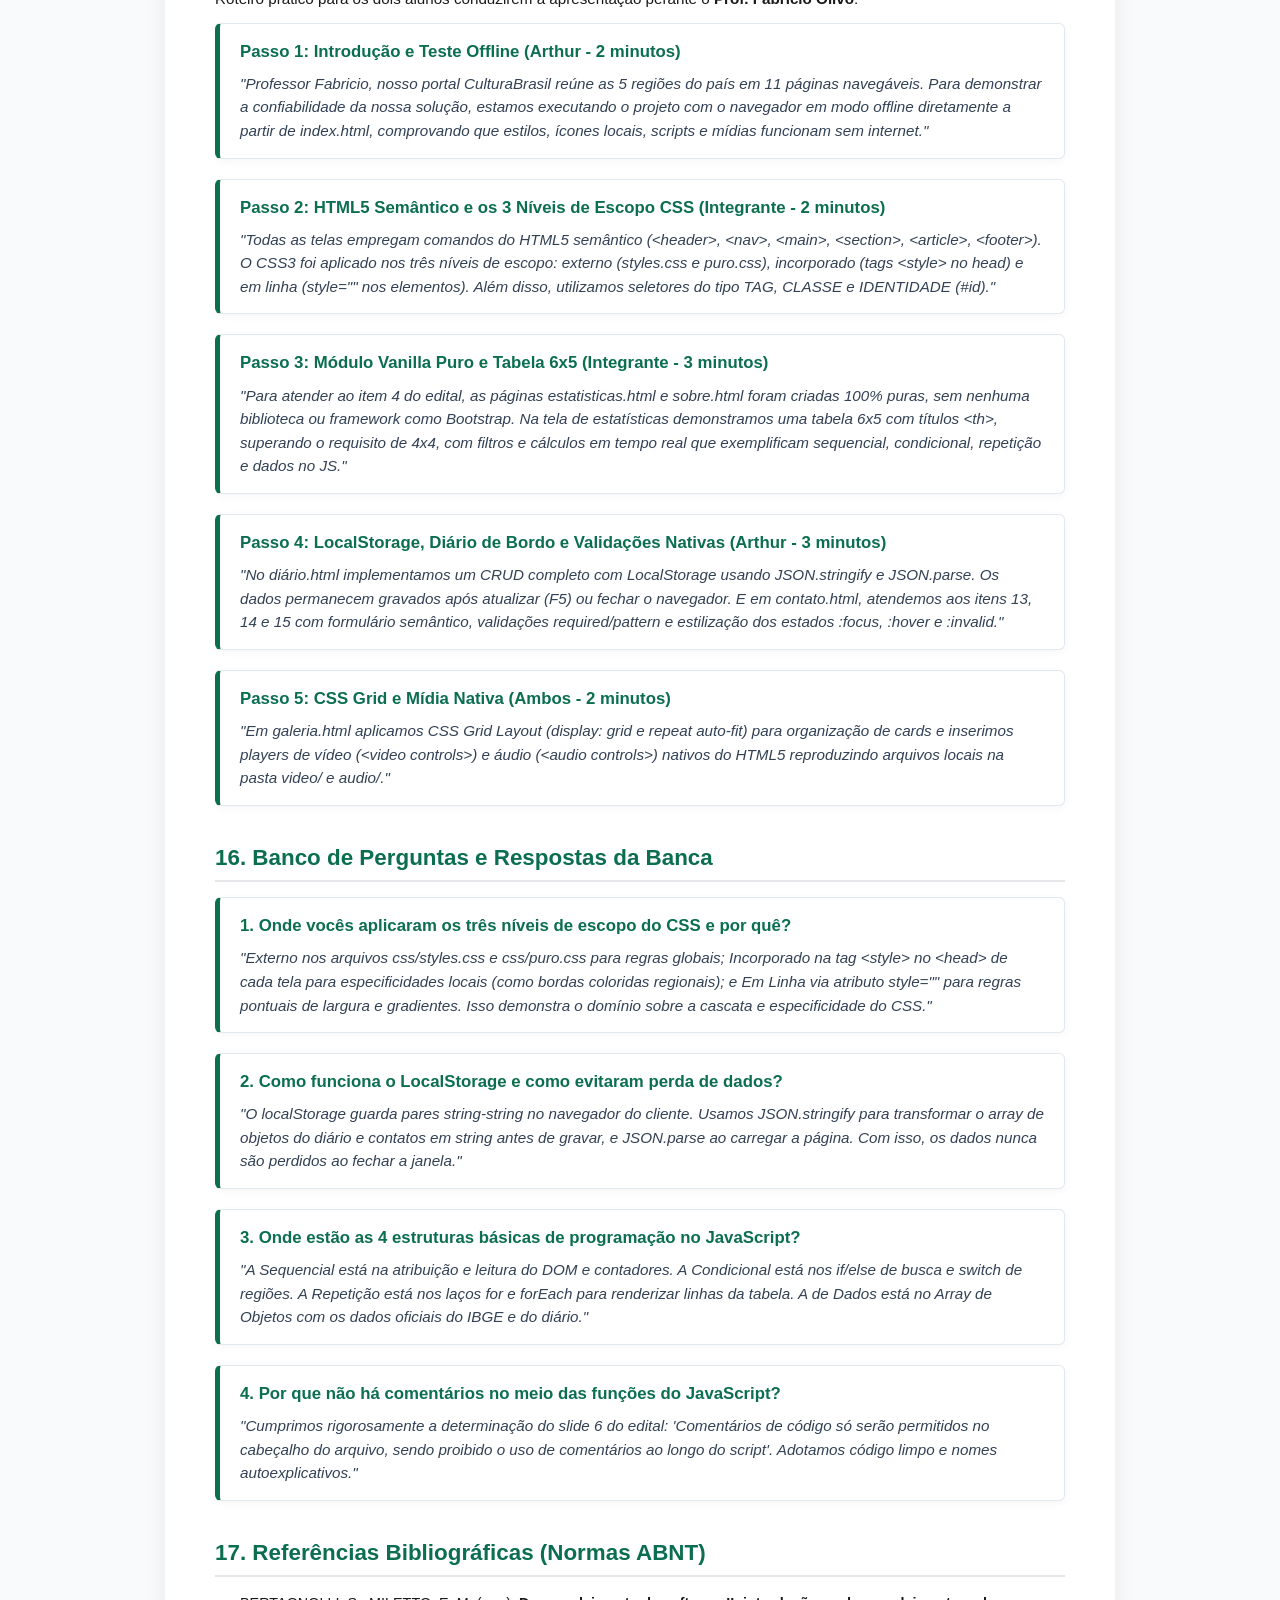
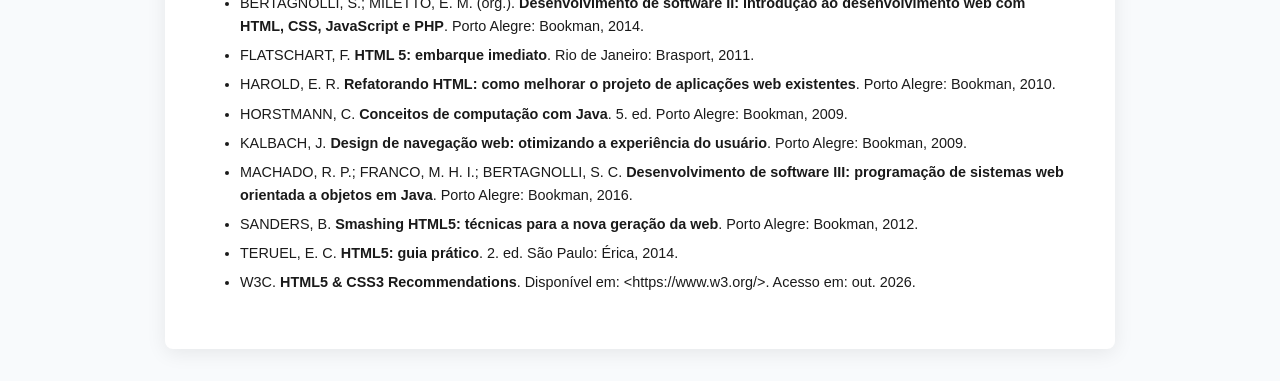
<file: doc/documentacao_e_defesa.html>
﻿<!DOCTYPE html>
<html lang="pt-BR">
<head>
    <meta charset="UTF-8">
    <meta name="viewport" content="width=device-width, initial-scale=1.0">
    <title>Documentação Acadêmica e Roteiro de Defesa de Código | CulturaBrasil</title>
    <style>
        @page { size: A4; margin: 20mm; }
        body { font-family: "Segoe UI", Arial, sans-serif; color: #1a1a1a; line-height: 1.5; background-color: #f8fafc; margin: 0; padding: 0; }
        .document-wrapper { max-width: 850px; margin: 20px auto; background: #ffffff; padding: 40px 50px; box-shadow: 0 4px 20px rgba(0,0,0,0.08); border-radius: 8px; }
        @media print {
            body { background: #ffffff; }
            .document-wrapper { box-shadow: none; padding: 0; margin: 0; max-width: 100%; }
            .page-break { page-break-before: always; }
            .no-print { display: none; }
        }
        .cover-page { min-height: 900px; display: flex; flex-direction: column; justify-content: space-between; text-align: center; padding: 40px 0; }
        .cover-institution { font-size: 1.25rem; font-weight: 700; text-transform: uppercase; letter-spacing: 0.05em; color: #0b6e4f; border-bottom: 2px solid #0b6e4f; padding-bottom: 15px; }
        .cover-title-box { margin: 80px 0; }
        .cover-title { font-size: 2.2rem; font-weight: 800; color: #111827; margin-bottom: 10px; line-height: 1.2; }
        .cover-subtitle { font-size: 1.2rem; color: #4b5563; font-weight: 400; }
        .cover-meta { text-align: right; max-width: 400px; margin-left: auto; margin-bottom: 50px; font-size: 0.95rem; color: #374151; line-height: 1.6; background: #f3f4f6; padding: 15px 20px; border-left: 4px solid #0b6e4f; border-radius: 4px; }
        .cover-footer { font-size: 0.95rem; color: #4b5563; font-weight: 600; border-top: 1px solid #e5e7eb; padding-top: 15px; }
        h1, h2, h3, h4 { color: #0b6e4f; font-weight: 700; }
        h2 { font-size: 1.4rem; border-bottom: 2px solid #e5e7eb; padding-bottom: 6px; margin-top: 35px; margin-bottom: 15px; }
        h3 { font-size: 1.15rem; margin-top: 25px; margin-bottom: 10px; color: #1f2937; }
        p { font-size: 0.95rem; text-align: justify; margin-bottom: 12px; }
        ul, ol { font-size: 0.95rem; margin-bottom: 15px; padding-left: 25px; }
        li { margin-bottom: 6px; }
        table { width: 100%; border-collapse: collapse; margin: 20px 0; font-size: 0.9rem; }
        th, td { border: 1px solid #d1d5db; padding: 10px 12px; text-align: left; }
        th { background-color: #0b6e4f; color: #ffffff; font-weight: 600; }
        tr:nth-child(even) td { background-color: #f9fafb; }
        .color-palette-box { display: flex; gap: 15px; margin: 15px 0; flex-wrap: wrap; }
        .color-swatch { flex: 1 1 120px; padding: 12px; border-radius: 6px; color: #ffffff; font-size: 0.8rem; font-weight: bold; text-align: center; box-shadow: 0 2px 5px rgba(0,0,0,0.1); }
        .code-block { background: #1e293b; color: #f8fafc; padding: 12px 16px; border-radius: 6px; font-family: Consolas, monospace; font-size: 0.85rem; overflow-x: auto; margin: 12px 0; line-height: 1.4; }
        .alert-box { background: #ecfdf5; border-left: 4px solid #10b981; padding: 12px 18px; margin: 15px 0; border-radius: 0 6px 6px 0; font-size: 0.92rem; }
        .defense-card { background: #ffffff; border: 1px solid #e2e8f0; border-left: 5px solid #0b6e4f; border-radius: 6px; padding: 15px 20px; margin-bottom: 20px; box-shadow: 0 2px 8px rgba(0,0,0,0.04); }
        .defense-question { font-size: 1.05rem; font-weight: 700; color: #0b6e4f; margin-bottom: 8px; }
        .defense-answer { font-size: 0.95rem; color: #334155; line-height: 1.55; }
        .print-btn-float { position: fixed; bottom: 25px; right: 25px; background: #0b6e4f; color: #ffffff; padding: 12px 20px; border-radius: 30px; box-shadow: 0 4px 15px rgba(0,0,0,0.25); font-weight: bold; cursor: pointer; border: none; font-size: 1rem; z-index: 9999; }
    </style>
</head>
<body>
    <button class="print-btn-float no-print" onclick="window.print()">🖨️ Salvar como PDF / Imprimir</button>
    <div class="document-wrapper">
        <div class="cover-page">
            <div class="cover-institution">Universidade Positivo &bull; Escola Politécnica<br>Desenvolvimento Front-End para Web (DFEW.08)</div>
            <div class="cover-title-box">
                <div class="cover-title">CULTURABRASIL</div>
                <div class="cover-subtitle">Portal Interativo de Tradições, Turismo e Diversidade Cultural das 5 Regiões do Brasil</div>
                <div style="margin-top: 15px; font-weight: 600; color: #0b6e4f; font-size: 1.05rem;">DOCUMENTAÇÃO DE PROJETO E GUIA DE DEFESA DO CÓDIGO</div>
            </div>
            <div class="cover-meta">
                <strong>Equipe:</strong> Arthur e Integrante (2 Alunos)<br><br>
                <strong>Professor Orientador:</strong> Prof. Fabricio Olivo<br><br>
                <strong>Especificação:</strong> 11 páginas navegáveis, Bootstrap 5, Módulo Vanilla Puro, LocalStorage, Mídia Nativa e 100% Offline.
            </div>
            <div class="cover-footer">Curitiba - PR &bull; 2026</div>
        </div>
        <div class="page-break"></div>
        <h2>Sumário Geral do Projeto</h2>
        <ol style="line-height: 1.8; font-size: 0.95rem;">
            <li><strong>1. Tema Escolhido e Objetivos Centrais</strong></li>
            <li><strong>2. Metodologia e Ferramentas de Suporte Utilizadas</strong></li>
            <li><strong>3. Linguagens e Tecnologias Empregadas</strong></li>
            <li><strong>4. Sites de Referência e Inspiração</strong></li>
            <li><strong>5. Divisão de Tarefas entre os Integrantes</strong></li>
            <li><strong>6. Dificuldades Encontradas e Soluções Técnicas Adotadas</strong></li>
            <li><strong>7. Estudo da Experiência do Usuário (UX)</strong></li>
            <li><strong>8. Estudo sobre a Interface do Usuário (UI)</strong></li>
            <li><strong>9. Estudo e Aplicação das 10 Heurísticas de Usabilidade de Nielsen</strong></li>
            <li><strong>10. Escolha da Paleta de Cores e Acessibilidade (WCAG)</strong></li>
            <li><strong>11. Escolha da Tipografia e Escala Visual</strong></li>
            <li><strong>12. Mapa do Site (Sitemap) e Arquitetura de Informação</strong></li>
            <li><strong>13. Catálogo das 11 Telas Desenvolvidas (Desktop vs Mobile)</strong></li>
            <li><strong>14. Aplicações de JavaScript Puro e as 4 Estruturas Básicas de Programação</strong></li>
            <li><strong>15. Guia Completo para Apresentação e Defesa Oral do Código</strong></li>
            <li><strong>16. Banco de Perguntas e Respostas da Banca Examinadora</strong></li>
            <li><strong>17. Referências Bibliográficas (Normas ABNT)</strong></li>
        </ol>

        <h2>1. Tema Escolhido e Objetivos Centrais</h2>
        <p>O projeto <strong>CulturaBrasil</strong> aborda a <em>"Valorização das Tradições Populares, Patrimônios Históricos e Turismo Cultural nas Cinco Grandes Regiões do Brasil"</em> (Norte, Nordeste, Centro-Oeste, Sudeste e Sul).</p>
        <p>O objetivo é fornecer uma plataforma acessível, responsiva e dinâmica onde o visitante explore as regiões, personalize sua visita com nome salvo no navegador, registre suas memórias no Diário Cultural com persistência em <strong>LocalStorage</strong> e consuma mídias com players nativos de vídeo e áudio.</p>
        <div class="alert-box"><strong>Requisito Crucial Offline:</strong> O portal funciona <strong>100% offline a partir de index.html</strong>, com bibliotecas, ícones, fontes e mídias salvos localmente.</div>

        <h2>2. Metodologia e Ferramentas de Suporte Utilizadas</h2>
        <ul>
            <li><strong>VS Code:</strong> Editor de código utilizado para estruturação e formatação limpa sem comentários no script (<a href="https://code.visualstudio.com/" target="_blank">VS Code</a>).</li>
            <li><strong>DevTools (Chrome/Edge):</strong> Inspeção do DOM, validação de responsividade nos breakpoints de Smartphone e Desktop, e testes da chave LocalStorage.</li>
            <li><strong>W3C Validators:</strong> Checagem de conformidade semântica HTML5 e regras CSS3 (<a href="https://validator.w3.org/" target="_blank">W3C Validator</a>).</li>
            <li><strong>Git e GitHub:</strong> Controle de versão e publicação pública (<a href="https://github.com/" target="_blank">GitHub</a>).</li>
        </ul>

        <h2>3. Linguagens e Tecnologias Empregadas</h2>
        <table>
            <thead><tr><th>Tecnologia</th><th>Versão</th><th>Aplicação no Projeto</th></tr></thead>
            <tbody>
                <tr><td><strong>HTML5 Semântico</strong></td><td>W3C</td><td>Tags estruturais: &lt;header&gt;, &lt;nav&gt;, &lt;main&gt;, &lt;section&gt;, &lt;article&gt;, &lt;aside&gt;, &lt;footer&gt;, &lt;figure&gt;.</td></tr>
                <tr><td><strong>CSS3 Avançado</strong></td><td>Nível 3</td><td>Seletores TAG, CLASSE e ID nos 3 escopos (externo, incorporado e em linha), CSS Grid, Flexbox, Dark Mode e variáveis :root.</td></tr>
                <tr><td><strong>JavaScript Vanilla</strong></td><td>ES6+</td><td>Manipulação dinâmica do DOM sem bibliotecas, validações, cálculos de indicadores e CRUD em localStorage.</td></tr>
                <tr><td><strong>Bootstrap</strong></td><td>v5.3.3 Local</td><td>Classes utilitárias de grid, cards, botões e alertas armazenadas na pasta css/ e js/ para funcionamento offline.</td></tr>
                <tr><td><strong>Bootstrap Icons</strong></td><td>v1.11.3 Local</td><td>Ícones vetoriais com fontes WOFF2 embutidas localmente em css/fonts/.</td></tr>
            </tbody>
        </table>

        <h2>4. Sites de Referência e Inspiração</h2>
        <ul>
            <li><strong>IPHAN:</strong> Consulta histórica sobre o Boi de Parintins, Viola de Cocho, Frevo e Carimbó (<a href="http://portal.iphan.gov.br/" target="_blank">portal.iphan.gov.br</a>).</li>
            <li><strong>Ministério do Turismo:</strong> Roteiros de ecoturismo e gastronomia (<a href="https://www.gov.br/turismo/pt-br" target="_blank">gov.br/turismo</a>).</li>
            <li><strong>IBGE Educa:</strong> Dados oficiais sobre população, biomas e área territorial (<a href="https://educa.ibge.gov.br/" target="_blank">educa.ibge.gov.br</a>).</li>
            <li><strong>MDN Web Docs:</strong> API de LocalStorage, seletores DOM e mídia nativa (<a href="https://developer.mozilla.org/pt-BR/" target="_blank">developer.mozilla.org</a>).</li>
        </ul>

        <h2>5. Divisão de Tarefas entre os Integrantes (2 Alunos)</h2>
        <table>
            <thead><tr><th>Aluno</th><th>Responsabilidades e Entregas</th></tr></thead>
            <tbody>
                <tr><td><strong>Arthur</strong></td><td>Estrutura de diretórios raiz, páginas index.html, norte.html, nordeste.html, centro-oeste.html, sudeste.html, sul.html, lógica de LocalStorage no script.js, integração de áudio/vídeo e empacotamento offline do Bootstrap.</td></tr>
                <tr><td><strong>Integrante da Equipe</strong></td><td>Módulo Vanilla Puro sem bibliotecas (estatisticas.html e sobre.html com puro.css e puro.js), tabela 6x5, formulário com validações nativas em contato.html, estudos de UX/UI, Heurísticas de Nielsen e documentação acadêmica.</td></tr>
            </tbody>
        </table>

        <h2>6. Dificuldades Encontradas e Soluções Adotadas</h2>
        <ul>
            <li><strong>Execução Offline sem Internet:</strong> CDNs foram substituídos por arquivos locais de bootstrap.min.css, bootstrap.bundle.min.js e bootstrap-icons.min.css com fontes WOFF2.</li>
            <li><strong>Exigência de 2 páginas 100% puras:</strong> Foram criadas estatisticas.html e sobre.html sem nenhum link de Bootstrap, gerando puro.css e puro.js do zero.</li>
            <li><strong>Persistência de Objetos no LocalStorage:</strong> Uso de JSON.stringify() e JSON.parse() com fallback e tratamento de erros.</li>
            <li><strong>Regra sem comentários:</strong> Código escrito com nomes de variáveis e funções altamente semânticos e autoexplicativos.</li>
        </ul>
        <div class="page-break"></div>
        <h2>7. Estudo da Experiência do Usuário (UX)</h2>
        <p>A experiência do usuário foi elaborada para ser imersiva e responsiva: identificação personalizada com saudação em todas as páginas, contador de explorações que reage às ações do visitante, navegação inter-regional guiada (passo a passo) e suporte contínuo a Modo Claro e Modo Escuro com salvamento no navegador.</p>

        <h2>8. Estudo sobre a Interface do Usuário (UI)</h2>
        <p>A UI utiliza cards com elevação sutil (hover translateY), paleta inspirada na biodiversidade brasileira, bordas de acento cromático diferenciadas para cada uma das cinco regiões, transições CSS de 0.25s e layout em CSS Grid e Flexbox.</p>

        <h2>9. Estudo e Aplicação das 10 Heurísticas de Usabilidade de Nielsen</h2>
        <table>
            <thead><tr><th>Heurística</th><th>Implementação no CulturaBrasil</th></tr></thead>
            <tbody>
                <tr><td><strong>1. Visibilidade do Status</strong></td><td>Contador de explorações dinâmico e status textual da reprodução de áudio e vídeo.</td></tr>
                <tr><td><strong>2. Correspondência com o Mundo Real</strong></td><td>Vocabulário cultural autêntico (Tacacá, Fandango, Frevo) e metáfora de "Diário de Bordo".</td></tr>
                <tr><td><strong>3. Controle e Liberdade</strong></td><td>Opção de trocar ou apagar o nome cadastrado, zerar o contador e editar/excluir anotações.</td></tr>
                <tr><td><strong>4. Consistência e Padrões</strong></td><td>Estrutura padronizada em todas as 11 páginas com cabeçalho, container responsivo e rodapé.</td></tr>
                <tr><td><strong>5. Prevenção de Erros</strong></td><td>Validações nativas com required, minlength e pattern impedindo envios em branco.</td></tr>
                <tr><td><strong>6. Reconhecimento em vez de Memorização</strong></td><td>Breadcrumbs de localização e cards com fotos e descrições diretas.</td></tr>
                <tr><td><strong>7. Flexibilidade e Eficiência</strong></td><td>Acesso às páginas tanto por menu dropdown, cards na home e navegação rápida no rodapé.</td></tr>
                <tr><td><strong>8. Estética Minimalista</strong></td><td>Ausência de poluição visual, boa respiração dos elementos e tipografia equilibrada.</td></tr>
                <tr><td><strong>9. Ajuda e Reconhecimento de Erros</strong></td><td>Feedback visual imediato nas pseudo-classes :invalid e avisos orientadores.</td></tr>
                <tr><td><strong>10. Ajuda e Documentação</strong></td><td>Página sobre.html detalhada e manual acadêmico na pasta doc/.</td></tr>
            </tbody>
        </table>

        <h2>10. Escolha da Paleta de Cores e Acessibilidade (WCAG)</h2>
        <div class="color-palette-box">
            <div class="color-swatch" style="background-color: #0b6e4f;">Verde Floresta<br>#0b6e4f (Primária)</div>
            <div class="color-swatch" style="background-color: #e3a018; color: #1a1a1a;">Ouro Solar<br>#e3a018 (Secundária)</div>
            <div class="color-swatch" style="background-color: #1d7874;">Azul Petróleo<br>#1d7874 (Acento)</div>
            <div class="color-swatch" style="background-color: #1f2937;">Grafite Escuro<br>#1f2937 (Texto)</div>
            <div class="color-swatch" style="background-color: #f4f6f8; color: #1a1a1a; border: 1px solid #ccc;">Cinza Neve<br>#f4f6f8 (Fundo Claro)</div>
            <div class="color-swatch" style="background-color: #0f1416;">Preto Ébano<br>#0f1416 (Fundo Escuro)</div>
        </div>
        <p>A relação de contraste entre texto e fundo atende aos índices da WCAG 2.1 nível AA (&ge; 4.5:1), garantindo conforto para pessoas com baixa visão.</p>

        <h2>11. Escolha da Tipografia e Escala Visual</h2>
        <p>Utilização da <em>System UI Font Stack</em> nativa (system-ui, -apple-system, Segoe UI, Roboto, Arial, sans-serif), eliminando requisições externas para permitir funcionamento offline instantâneo, com hierarquia clara de h1 (2.2rem a 2.75rem), h2 a h5 e line-height de 1.6.</p>

        <h2>12. Mapa do Site (Sitemap)</h2>
        <div class="code-block">
[index.html] Portal CulturaBrasil
 ├── [norte.html] Região Norte (Amazonas, Pará, Parintins, Círio, Culinária)
 ├── [nordeste.html] Região Nordeste (Frevo, Maracatu, São João, Cordel)
 ├── [centro-oeste.html] Região Centro-Oeste (Pantanal, Viola de Cocho, Cavalhadas)
 ├── [sudeste.html] Região Sudeste (Samba, Barroco Mineiro, Bossa Nova)
 ├── [sul.html] Região Sul (Tradição Gaúcha, Imigração Europeia, Fandango)
 ├── [diario.html] Diário de Bordo Cultural (CRUD completo com LocalStorage)
 ├── [galeria.html] Galeria Multimídia (CSS Grid Layout, Vídeo e Áudio Nativos)
 ├── [contato.html] Fale Conosco (Formulário com validações nativas e :focus/:hover/:invalid)
 ├── [estatisticas.html] Módulo Vanilla 1 (Tabela 6x5 e cálculos dinâmicos sem Bootstrap)
 └── [sobre.html] Módulo Vanilla 2 (Memorial acadêmico e arquitetura sem Bootstrap)
        </div>

        <h2>13. Catálogo das 11 Telas Desenvolvidas e Responsividade</h2>
        <table>
            <thead><tr><th>Arquivo</th><th>Página</th><th>Tecnologia</th><th>Responsividade (Desktop x Smartphone)</th></tr></thead>
            <tbody>
                <tr><td><code>index.html</code></td><td>Portal Geral</td><td>Bootstrap + Custom</td><td>Hero fluido; grade de 3 cards vira 1 coluna no celular.</td></tr>
                <tr><td><code>norte.html</code></td><td>Região Norte</td><td>Bootstrap + Custom</td><td>Tradições e pratos adaptáveis com flexbox wrap.</td></tr>
                <tr><td><code>nordeste.html</code></td><td>Região Nordeste</td><td>Bootstrap + Custom</td><td>Menu hambúrguer móvel e cards com alinhamento vertical.</td></tr>
                <tr><td><code>centro-oeste.html</code></td><td>Região Centro-Oeste</td><td>Bootstrap + Custom</td><td>Apresentação pantaneira fluida e botões adaptados.</td></tr>
                <tr><td><code>sudeste.html</code></td><td>Região Sudeste</td><td>Bootstrap + Custom</td><td>Navegação anterior/próxima empilhada no celular.</td></tr>
                <tr><td><code>sul.html</code></td><td>Região Sul</td><td>Bootstrap + Custom</td><td>Cards de tradições do campo com margens fluidas.</td></tr>
                <tr><td><code>diario.html</code></td><td>Diário de Bordo</td><td>Bootstrap + LocalStorage</td><td>Formulário lateral e tabela responsiva com rolagem.</td></tr>
                <tr><td><code>galeria.html</code></td><td>Galeria & Mídia</td><td>CSS Grid + Mídia Nativa</td><td>Grade CSS 3 colunas em desktop e 1 coluna em celular.</td></tr>
                <tr><td><code>contato.html</code></td><td>Contato & Feedback</td><td>Bootstrap + Validações</td><td>Campos com 100% de largura no mobile e estados visuais.</td></tr>
                <tr><td><code>estatisticas.html</code></td><td>Estatísticas Regionais</td><td>100% Vanilla Puro</td><td>Tabela 6x5 em wrapper overflow-x e métricas em grid nativo.</td></tr>
                <tr><td><code>sobre.html</code></td><td>Sobre o Projeto</td><td>100% Vanilla Puro</td><td>Diagrama de pastas e tarefas em layout CSS puro.</td></tr>
            </tbody>
        </table>
        <div class="page-break"></div>
        <h2>14. Aplicações de JavaScript Puro e as 4 Estruturas Básicas</h2>
        <p>O JavaScript do projeto foi desenvolvido com código nativo (Vanilla JS), contemplando obrigatoriamente as 4 estruturas:</p>
        <ul>
            <li><strong>Sequencial:</strong> Atribuições sequenciais, leitura do DOM e manipulação de propriedades (ex: <code>el.textContent = total.toString()</code>).</li>
            <li><strong>Condicional:</strong> Decisões com <code>if / else</code> na validação de inputs e <code>switch</code> na atribuição de cores de badges regionais.</li>
            <li><strong>Repetição:</strong> Laço <code>for</code> tradicional iterando pelo array de dados para filtros e <code>forEach</code> construindo as linhas da tabela no DOM.</li>
            <li><strong>Estruturas de Dados:</strong> Arrays de Objetos multidimensionais contendo dados demográficos e anotações com persistência em <code>localStorage</code>.</li>
        </ul>

        <h2>15. Guia Completo para Apresentação e Defesa Oral do Código</h2>
        <p>Roteiro prático para os dois alunos conduzirem a apresentação perante o <strong>Prof. Fabricio Olivo</strong>:</p>

        <div class="defense-card">
            <div class="defense-question">Passo 1: Introdução e Teste Offline (Arthur - 2 minutos)</div>
            <div class="defense-answer">
                <em>"Professor Fabricio, nosso portal CulturaBrasil reúne as 5 regiões do país em 11 páginas navegáveis. Para demonstrar a confiabilidade da nossa solução, estamos executando o projeto com o navegador em modo offline diretamente a partir de index.html, comprovando que estilos, ícones locais, scripts e mídias funcionam sem internet."</em>
            </div>
        </div>

        <div class="defense-card">
            <div class="defense-question">Passo 2: HTML5 Semântico e os 3 Níveis de Escopo CSS (Integrante - 2 minutos)</div>
            <div class="defense-answer">
                <em>"Todas as telas empregam comandos do HTML5 semântico (&lt;header&gt;, &lt;nav&gt;, &lt;main&gt;, &lt;section&gt;, &lt;article&gt;, &lt;footer&gt;). O CSS3 foi aplicado nos três níveis de escopo: externo (styles.css e puro.css), incorporado (tags &lt;style&gt; no head) e em linha (style="" nos elementos). Além disso, utilizamos seletores do tipo TAG, CLASSE e IDENTIDADE (#id)."</em>
            </div>
        </div>

        <div class="defense-card">
            <div class="defense-question">Passo 3: Módulo Vanilla Puro e Tabela 6x5 (Integrante - 3 minutos)</div>
            <div class="defense-answer">
                <em>"Para atender ao item 4 do edital, as páginas estatisticas.html e sobre.html foram criadas 100% puras, sem nenhuma biblioteca ou framework como Bootstrap. Na tela de estatísticas demonstramos uma tabela 6x5 com títulos &lt;th&gt;, superando o requisito de 4x4, com filtros e cálculos em tempo real que exemplificam sequencial, condicional, repetição e dados no JS."</em>
            </div>
        </div>

        <div class="defense-card">
            <div class="defense-question">Passo 4: LocalStorage, Diário de Bordo e Validações Nativas (Arthur - 3 minutos)</div>
            <div class="defense-answer">
                <em>"No diário.html implementamos um CRUD completo com LocalStorage usando JSON.stringify e JSON.parse. Os dados permanecem gravados após atualizar (F5) ou fechar o navegador. E em contato.html, atendemos aos itens 13, 14 e 15 com formulário semântico, validações required/pattern e estilização dos estados :focus, :hover e :invalid."</em>
            </div>
        </div>

        <div class="defense-card">
            <div class="defense-question">Passo 5: CSS Grid e Mídia Nativa (Ambos - 2 minutos)</div>
            <div class="defense-answer">
                <em>"Em galeria.html aplicamos CSS Grid Layout (display: grid e repeat auto-fit) para organização de cards e inserimos players de vídeo (&lt;video controls&gt;) e áudio (&lt;audio controls&gt;) nativos do HTML5 reproduzindo arquivos locais na pasta video/ e audio/."</em>
            </div>
        </div>

        <div class="page-break"></div>

        <h2>16. Banco de Perguntas e Respostas da Banca</h2>

        <div class="defense-card">
            <div class="defense-question">1. Onde vocês aplicaram os três níveis de escopo do CSS e por quê?</div>
            <div class="defense-answer">
                <em>"Externo nos arquivos css/styles.css e css/puro.css para regras globais; Incorporado na tag &lt;style&gt; no &lt;head&gt; de cada tela para especificidades locais (como bordas coloridas regionais); e Em Linha via atributo style="" para regras pontuais de largura e gradientes. Isso demonstra o domínio sobre a cascata e especificidade do CSS."</em>
            </div>
        </div>

        <div class="defense-card">
            <div class="defense-question">2. Como funciona o LocalStorage e como evitaram perda de dados?</div>
            <div class="defense-answer">
                <em>"O localStorage guarda pares string-string no navegador do cliente. Usamos JSON.stringify para transformar o array de objetos do diário e contatos em string antes de gravar, e JSON.parse ao carregar a página. Com isso, os dados nunca são perdidos ao fechar a janela."</em>
            </div>
        </div>

        <div class="defense-card">
            <div class="defense-question">3. Onde estão as 4 estruturas básicas de programação no JavaScript?</div>
            <div class="defense-answer">
                <em>"A Sequencial está na atribuição e leitura do DOM e contadores. A Condicional está nos if/else de busca e switch de regiões. A Repetição está nos laços for e forEach para renderizar linhas da tabela. A de Dados está no Array de Objetos com os dados oficiais do IBGE e do diário."</em>
            </div>
        </div>

        <div class="defense-card">
            <div class="defense-question">4. Por que não há comentários no meio das funções do JavaScript?</div>
            <div class="defense-answer">
                <em>"Cumprimos rigorosamente a determinação do slide 6 do edital: 'Comentários de código só serão permitidos no cabeçalho do arquivo, sendo proibido o uso de comentários ao longo do script'. Adotamos código limpo e nomes autoexplicativos."</em>
            </div>
        </div>

        <h2>17. Referências Bibliográficas (Normas ABNT)</h2>
        <ul style="font-size: 0.9rem; line-height: 1.6;">
            <li>BERTAGNOLLI, S.; MILETTO, E. M. (org.). <strong>Desenvolvimento de software II: introdução ao desenvolvimento web com HTML, CSS, JavaScript e PHP</strong>. Porto Alegre: Bookman, 2014.</li>
            <li>FLATSCHART, F. <strong>HTML 5: embarque imediato</strong>. Rio de Janeiro: Brasport, 2011.</li>
            <li>HAROLD, E. R. <strong>Refatorando HTML: como melhorar o projeto de aplicações web existentes</strong>. Porto Alegre: Bookman, 2010.</li>
            <li>HORSTMANN, C. <strong>Conceitos de computação com Java</strong>. 5. ed. Porto Alegre: Bookman, 2009.</li>
            <li>KALBACH, J. <strong>Design de navegação web: otimizando a experiência do usuário</strong>. Porto Alegre: Bookman, 2009.</li>
            <li>MACHADO, R. P.; FRANCO, M. H. I.; BERTAGNOLLI, S. C. <strong>Desenvolvimento de software III: programação de sistemas web orientada a objetos em Java</strong>. Porto Alegre: Bookman, 2016.</li>
            <li>SANDERS, B. <strong>Smashing HTML5: técnicas para a nova geração da web</strong>. Porto Alegre: Bookman, 2012.</li>
            <li>TERUEL, E. C. <strong>HTML5: guia prático</strong>. 2. ed. São Paulo: Érica, 2014.</li>
            <li>W3C. <strong>HTML5 & CSS3 Recommendations</strong>. Disponível em: &lt;https://www.w3.org/&gt;. Acesso em: out. 2026.</li>
        </ul>
    </div>
</body>
</html>
</file>
<file: css/styles.css>
﻿/* ==========================================================================
   PROJETO: CulturaBrasil - Portal de Tradicoes e Turismo Regional
   AUTORES: Arthur e Equipe | Disciplina: DFEW.08 - Front-End para Web
   UNIVERSIDADE POSITIVO | Professor: Fabricio Olivo
   ========================================================================== */

:root {
    --primary-color: #0b6e4f;
    --primary-hover: #08523b;
    --secondary-color: #e3a018;
    --accent-blue: #1d7874;
    --bg-light: #f4f6f8;
    --text-dark: #1f2937;
    --card-bg-light: #ffffff;
    --card-border-light: rgba(0, 0, 0, 0.08);
    --shadow-sm: 0 2px 8px rgba(0, 0, 0, 0.06);
    --shadow-md: 0 6px 16px rgba(0, 0, 0, 0.08);
    --shadow-lg: 0 12px 28px rgba(0, 0, 0, 0.12);
    --transition-base: all 0.25s ease-in-out;
}

[data-theme="dark"] {
    --bg-light: #0f1416;
    --text-dark: #e5e7eb;
    --card-bg-light: #182023;
    --card-border-light: rgba(255, 255, 255, 0.08);
    --shadow-sm: 0 2px 8px rgba(0, 0, 0, 0.3);
    --shadow-md: 0 6px 16px rgba(0, 0, 0, 0.4);
    --shadow-lg: 0 12px 28px rgba(0, 0, 0, 0.5);
}

body {
    background-color: var(--bg-light);
    color: var(--text-dark);
    min-height: 100vh;
    display: flex;
    flex-direction: column;
    font-family: system-ui, -apple-system, "Segoe UI", Roboto, "Helvetica Neue", Arial, sans-serif;
    transition: background-color 0.3s ease, color 0.3s ease;
}

main {
    flex: 1 0 auto;
}

footer {
    margin-top: auto;
    background-color: #0d1315 !important;
    color: #9ca3af !important;
    border-top: 1px solid rgba(255, 255, 255, 0.08);
}

footer a {
    color: #cbd5e1;
    text-decoration: none;
    transition: var(--transition-base);
}

footer a:hover {
    color: var(--secondary-color);
    text-decoration: underline;
}

.navbar {
    background: rgba(255, 255, 255, 0.95);
    backdrop-filter: blur(10px);
    border-bottom: 1px solid var(--card-border-light);
    transition: var(--transition-base);
}

[data-theme="dark"] .navbar {
    background: rgba(20, 26, 30, 0.95) !important;
    border-bottom-color: rgba(255, 255, 255, 0.08);
}

.navbar-brand {
    font-size: 1.25rem;
    color: var(--primary-color) !important;
    display: flex;
    align-items: center;
    gap: 0.5rem;
}

.nav-link {
    color: var(--text-dark);
    font-weight: 500;
    padding: 0.5rem 0.85rem !important;
    border-radius: 0.375rem;
    transition: var(--transition-base);
}

.nav-link:hover {
    color: var(--primary-color) !important;
    background-color: rgba(11, 110, 79, 0.08);
    transform: translateY(-1px);
}

.nav-link.active {
    color: var(--primary-color) !important;
    font-weight: 700;
}

.dropdown-menu {
    border-radius: 0.5rem;
    box-shadow: var(--shadow-md);
    border: 1px solid var(--card-border-light);
}

[data-theme="dark"] .dropdown-menu {
    background-color: #182023;
    border-color: rgba(255, 255, 255, 0.1);
}

[data-theme="dark"] .dropdown-item {
    color: #e5e7eb;
}

[data-theme="dark"] .dropdown-item:hover {
    background-color: rgba(11, 110, 79, 0.25);
    color: #ffffff;
}

.card {
    background-color: var(--card-bg-light);
    border: 1px solid var(--card-border-light);
    border-radius: 0.75rem;
    box-shadow: var(--shadow-sm);
    transition: transform 0.25s ease, box-shadow 0.25s ease;
    overflow: hidden;
}

.card:hover {
    transform: translateY(-4px);
    box-shadow: var(--shadow-md);
}

[data-theme="dark"] .card {
    background-color: var(--card-bg-light);
    border-color: var(--card-border-light);
    color: var(--text-dark);
}

.card-img-top {
    height: 190px;
    object-fit: cover;
    transition: transform 0.4s ease;
}

.card:hover .card-img-top {
    transform: scale(1.03);
}

.hero-banner {
    background: linear-gradient(135deg, rgba(11, 110, 79, 0.92) 0%, rgba(29, 120, 116, 0.88) 100%), url('../images/praia-brasil.jpg') center/cover no-repeat;
    color: #ffffff;
    border-radius: 1rem;
    padding: 3rem 2rem;
    box-shadow: var(--shadow-lg);
    position: relative;
}

.hero-banner h1 {
    font-size: 2.25rem;
    letter-spacing: -0.02em;
}

.section-title {
    position: relative;
    padding-bottom: 0.5rem;
    margin-bottom: 1.5rem;
    font-weight: 700;
}

.section-title::after {
    content: "";
    position: absolute;
    bottom: 0;
    left: 0;
    width: 50px;
    height: 3px;
    background: linear-gradient(90deg, var(--primary-color), var(--secondary-color));
    border-radius: 2px;
}

.section-title.text-center::after {
    left: 50%;
    transform: translateX(-50%);
}

.grid-gallery {
    display: grid;
    grid-template-columns: repeat(auto-fill, minmax(280px, 1fr));
    gap: 1.5rem;
}

.flex-card-container {
    display: flex;
    flex-wrap: wrap;
    gap: 1.25rem;
    justify-content: space-between;
}

.flex-card-item {
    flex: 1 1 calc(33.333% - 1.25rem);
    min-width: 260px;
}

.media-player-wrapper {
    background: var(--card-bg-light);
    border: 1px solid var(--card-border-light);
    border-radius: 0.75rem;
    padding: 1.25rem;
    box-shadow: var(--shadow-sm);
    display: flex;
    flex-direction: column;
    gap: 0.75rem;
}

.media-player-wrapper video,
.media-player-wrapper audio {
    width: 100%;
    border-radius: 0.5rem;
}

.badge-tag {
    font-weight: 600;
    font-size: 0.75rem;
    padding: 0.35rem 0.65rem;
    border-radius: 50rem;
    text-transform: uppercase;
    letter-spacing: 0.05em;
}

.form-control,
.form-select {
    border-radius: 0.5rem;
    border: 1.5px solid #d1d5db;
    padding: 0.65rem 0.85rem;
    font-size: 0.95rem;
    transition: var(--transition-base);
    background-color: var(--card-bg-light);
    color: var(--text-dark);
}

.form-control:hover,
.form-select:hover {
    border-color: #9ca3af;
}

.form-control:focus,
.form-select:focus {
    border-color: var(--primary-color);
    box-shadow: 0 0 0 0.25rem rgba(11, 110, 79, 0.2);
    outline: none;
}

.form-control:invalid:focus {
    border-color: #dc3545;
    box-shadow: 0 0 0 0.25rem rgba(220, 53, 69, 0.2);
}

[data-theme="dark"] .form-control,
[data-theme="dark"] .form-select {
    background-color: #1f282c;
    border-color: #374151;
    color: #f3f4f6;
}

[data-theme="dark"] .form-control:hover,
[data-theme="dark"] .form-select:hover {
    border-color: #6b7280;
}

[data-theme="dark"] .form-control:focus,
[data-theme="dark"] .form-select:focus {
    border-color: #10b981;
    box-shadow: 0 0 0 0.25rem rgba(16, 185, 129, 0.25);
    background-color: #1f282c;
    color: #ffffff;
}

.btn-primary {
    background-color: var(--primary-color);
    border-color: var(--primary-color);
    font-weight: 600;
    padding: 0.5rem 1.15rem;
    border-radius: 0.5rem;
    transition: var(--transition-base);
}

.btn-primary:hover {
    background-color: var(--primary-hover);
    border-color: var(--primary-hover);
    transform: translateY(-1px);
    box-shadow: 0 4px 12px rgba(11, 110, 79, 0.25);
}

.table-custom {
    width: 100%;
    border-collapse: separate;
    border-spacing: 0;
    border-radius: 0.75rem;
    overflow: hidden;
    box-shadow: var(--shadow-sm);
}

.table-custom th {
    background-color: var(--primary-color);
    color: #ffffff;
    padding: 0.85rem 1rem;
    font-weight: 600;
    text-align: left;
}

.table-custom td {
    padding: 0.85rem 1rem;
    border-bottom: 1px solid var(--card-border-light);
    background-color: var(--card-bg-light);
    color: var(--text-dark);
}

.table-custom tr:last-child td {
    border-bottom: none;
}

.table-custom tr:hover td {
    background-color: rgba(11, 110, 79, 0.04);
}

[data-theme="dark"] .table-custom tr:hover td {
    background-color: rgba(255, 255, 255, 0.04);
}

#saudacaoBanner {
    background: linear-gradient(135deg, rgba(11, 110, 79, 0.08) 0%, rgba(227, 160, 24, 0.08) 100%);
    border: 1px solid rgba(11, 110, 79, 0.2);
}

[data-theme="dark"] #saudacaoBanner {
    background: linear-gradient(135deg, rgba(11, 110, 79, 0.15) 0%, rgba(227, 160, 24, 0.15) 100%);
    border-color: rgba(11, 110, 79, 0.35);
}

#navUserBadge {
    animation: fadeIn 0.3s ease-in;
}

@keyframes fadeIn {
    from { opacity: 0; transform: scale(0.9); }
    to { opacity: 1; transform: scale(1); }
}

@media (max-width: 768px) {
    .hero-banner {
        padding: 2rem 1.25rem;
    }
    .hero-banner h1 {
        font-size: 1.75rem;
    }
    .grid-gallery {
        grid-template-columns: 1fr;
    }
    .flex-card-item {
        flex: 1 1 100%;
    }
    .table-responsive-custom {
        overflow-x: auto;
        -webkit-overflow-scrolling: touch;
    }
}

@media (min-width: 992px) {
    .hero-banner h1 {
        font-size: 2.75rem;
    }
    .card-img-top {
        height: 200px;
    }
}
</file>
<file: css/puro.css>
﻿/* ==========================================================================
   PROJETO: CulturaBrasil - Modulo Vanilla (CSS Puro sem Frameworks)
   AUTORES: Arthur e Equipe | Disciplina: DFEW.08 - Front-End para Web
   UNIVERSIDADE POSITIVO | Professor: Fabricio Olivo
   ========================================================================== */

:root {
    --puro-primary: #0b6e4f;
    --puro-primary-hover: #08523b;
    --puro-accent: #e3a018;
    --puro-bg: #f8fafc;
    --puro-surface: #ffffff;
    --puro-text: #1e293b;
    --puro-text-muted: #64748b;
    --puro-border: #e2e8f0;
    --puro-shadow: 0 4px 12px rgba(0, 0, 0, 0.05);
    --puro-radius: 8px;
}

[data-theme="dark"] {
    --puro-bg: #090d0f;
    --puro-surface: #141c1f;
    --puro-text: #f1f5f9;
    --puro-text-muted: #94a3b8;
    --puro-border: #243036;
    --puro-shadow: 0 4px 12px rgba(0, 0, 0, 0.35);
}

* {
    margin: 0;
    padding: 0;
    box-sizing: border-box;
}

body {
    background-color: var(--puro-bg);
    color: var(--puro-text);
    font-family: system-ui, -apple-system, BlinkMacSystemFont, "Segoe UI", Roboto, Oxygen, Ubuntu, Cantarell, sans-serif;
    line-height: 1.6;
    min-height: 100vh;
    display: flex;
    flex-direction: column;
    transition: background-color 0.3s ease, color 0.3s ease;
}

.puro-navbar {
    background-color: var(--puro-surface);
    border-bottom: 2px solid var(--puro-border);
    position: sticky;
    top: 0;
    z-index: 1000;
    box-shadow: var(--puro-shadow);
}

.puro-nav-container {
    max-width: 1200px;
    margin: 0 auto;
    padding: 0.75rem 1.5rem;
    display: flex;
    align-items: center;
    justify-content: space-between;
    flex-wrap: wrap;
    gap: 1rem;
}

.puro-brand {
    font-size: 1.35rem;
    font-weight: 700;
    color: var(--puro-primary);
    text-decoration: none;
    display: flex;
    align-items: center;
    gap: 0.5rem;
}

.puro-nav-menu {
    list-style: none;
    display: flex;
    align-items: center;
    gap: 0.5rem;
    flex-wrap: wrap;
}

.puro-nav-item a {
    color: var(--puro-text);
    text-decoration: none;
    padding: 0.5rem 0.85rem;
    font-weight: 500;
    font-size: 0.95rem;
    border-radius: var(--puro-radius);
    transition: all 0.2s ease-in-out;
    display: inline-block;
}

.puro-nav-item a:hover {
    color: #ffffff;
    background-color: var(--puro-primary);
    transform: translateY(-2px);
}

.puro-nav-item a.active {
    background-color: var(--puro-primary);
    color: #ffffff;
    font-weight: 600;
}

.puro-external-badge {
    font-size: 0.7rem;
    background-color: var(--puro-accent);
    color: #000000;
    padding: 0.15rem 0.4rem;
    border-radius: 4px;
    font-weight: bold;
    margin-left: 0.25rem;
}

.puro-controls {
    display: flex;
    align-items: center;
    gap: 0.75rem;
}

.puro-badge {
    background-color: var(--puro-primary);
    color: #ffffff;
    padding: 0.35rem 0.75rem;
    border-radius: 20px;
    font-size: 0.85rem;
    font-weight: 600;
}

.puro-theme-btn {
    background-color: transparent;
    border: 1px solid var(--puro-border);
    color: var(--puro-text);
    padding: 0.45rem 0.8rem;
    border-radius: var(--puro-radius);
    cursor: pointer;
    font-size: 0.95rem;
    transition: all 0.2s ease;
}

.puro-theme-btn:hover {
    border-color: var(--puro-primary);
    color: var(--puro-primary);
}

.puro-container {
    max-width: 1200px;
    margin: 2rem auto;
    padding: 0 1.5rem;
    flex: 1 0 auto;
    width: 100%;
}

.puro-banner {
    background: linear-gradient(135deg, var(--puro-primary) 0%, #155e75 100%);
    color: #ffffff;
    padding: 2.5rem 2rem;
    border-radius: 12px;
    margin-bottom: 2rem;
    box-shadow: var(--puro-shadow);
}

.puro-banner h1 {
    font-size: 2.2rem;
    margin-bottom: 0.5rem;
    font-weight: 800;
}

.puro-banner p {
    font-size: 1.05rem;
    max-width: 800px;
    opacity: 0.95;
}

.puro-badge-vanilla {
    display: inline-block;
    background-color: var(--puro-accent);
    color: #1a1a1a;
    font-weight: 700;
    padding: 0.3rem 0.8rem;
    border-radius: 6px;
    font-size: 0.8rem;
    text-transform: uppercase;
    letter-spacing: 0.05em;
    margin-bottom: 0.75rem;
}

.puro-card {
    background-color: var(--puro-surface);
    border: 1px solid var(--puro-border);
    border-radius: 10px;
    padding: 1.5rem;
    margin-bottom: 2rem;
    box-shadow: var(--puro-shadow);
}

.puro-grid {
    display: grid;
    grid-template-columns: repeat(auto-fit, minmax(280px, 1fr));
    gap: 1.5rem;
    margin-bottom: 2rem;
}

.puro-grid-item {
    background-color: var(--puro-surface);
    border: 1px solid var(--puro-border);
    border-radius: 8px;
    padding: 1.25rem;
    transition: transform 0.25s ease, box-shadow 0.25s ease;
}

.puro-grid-item:hover {
    transform: translateY(-4px);
    box-shadow: 0 8px 20px rgba(0, 0, 0, 0.08);
}

.puro-table-wrapper {
    overflow-x: auto;
    margin: 1.5rem 0;
    border-radius: 8px;
    border: 1px solid var(--puro-border);
}

.puro-table {
    width: 100%;
    border-collapse: collapse;
    text-align: left;
    background-color: var(--puro-surface);
}

.puro-table th {
    background-color: var(--puro-primary);
    color: #ffffff;
    font-weight: 600;
    padding: 1rem;
    font-size: 0.95rem;
}

.puro-table td {
    padding: 0.9rem 1rem;
    border-bottom: 1px solid var(--puro-border);
    font-size: 0.95rem;
}

.puro-table tbody tr:nth-child(even) {
    background-color: rgba(11, 110, 79, 0.03);
}

[data-theme="dark"] .puro-table tbody tr:nth-child(even) {
    background-color: rgba(255, 255, 255, 0.03);
}

.puro-table tbody tr:hover {
    background-color: rgba(11, 110, 79, 0.08);
}

.puro-filter-bar {
    display: flex;
    gap: 1rem;
    align-items: center;
    flex-wrap: wrap;
    margin-bottom: 1.5rem;
}

.puro-input,
.puro-select {
    padding: 0.6rem 0.9rem;
    border-radius: var(--puro-radius);
    border: 1.5px solid var(--puro-border);
    background-color: var(--puro-surface);
    color: var(--puro-text);
    font-size: 0.95rem;
    outline: none;
    transition: all 0.2s ease;
}

.puro-input:hover,
.puro-select:hover {
    border-color: #94a3b8;
}

.puro-input:focus,
.puro-select:focus {
    border-color: var(--puro-primary);
    box-shadow: 0 0 0 3px rgba(11, 110, 79, 0.15);
}

.puro-btn {
    background-color: var(--puro-primary);
    color: #ffffff;
    border: none;
    padding: 0.65rem 1.25rem;
    border-radius: var(--puro-radius);
    font-weight: 600;
    cursor: pointer;
    transition: all 0.2s ease;
    text-decoration: none;
    display: inline-flex;
    align-items: center;
    gap: 0.5rem;
}

.puro-btn:hover {
    background-color: var(--puro-primary-hover);
    transform: translateY(-1px);
}

.puro-btn-outline {
    background-color: transparent;
    border: 1.5px solid var(--puro-primary);
    color: var(--puro-primary);
}

.puro-btn-outline:hover {
    background-color: var(--puro-primary);
    color: #ffffff;
}

.puro-footer {
    background-color: #0b1114;
    color: #94a3b8;
    padding: 2.5rem 1.5rem;
    margin-top: auto;
    border-top: 1px solid rgba(255, 255, 255, 0.08);
}

.puro-footer-content {
    max-width: 1200px;
    margin: 0 auto;
    display: flex;
    justify-content: space-between;
    flex-wrap: wrap;
    gap: 2rem;
}

.puro-footer a {
    color: #cbd5e1;
    text-decoration: none;
    transition: color 0.2s ease;
}

.puro-footer a:hover {
    color: var(--puro-accent);
}

@media (max-width: 768px) {
    .puro-nav-container {
        flex-direction: column;
        align-items: flex-start;
    }
    .puro-nav-menu {
        flex-direction: column;
        align-items: flex-start;
        width: 100%;
    }
    .puro-nav-item {
        width: 100%;
    }
    .puro-nav-item a {
        display: block;
        width: 100%;
    }
    .puro-banner {
        padding: 1.75rem 1.25rem;
    }
    .puro-banner h1 {
        font-size: 1.6rem;
    }
    .puro-filter-bar {
        flex-direction: column;
        align-items: stretch;
    }
    .puro-footer-content {
        flex-direction: column;
    }
}

@media (min-width: 992px) {
    .puro-banner h1 {
        font-size: 2.5rem;
    }
}
</file>
